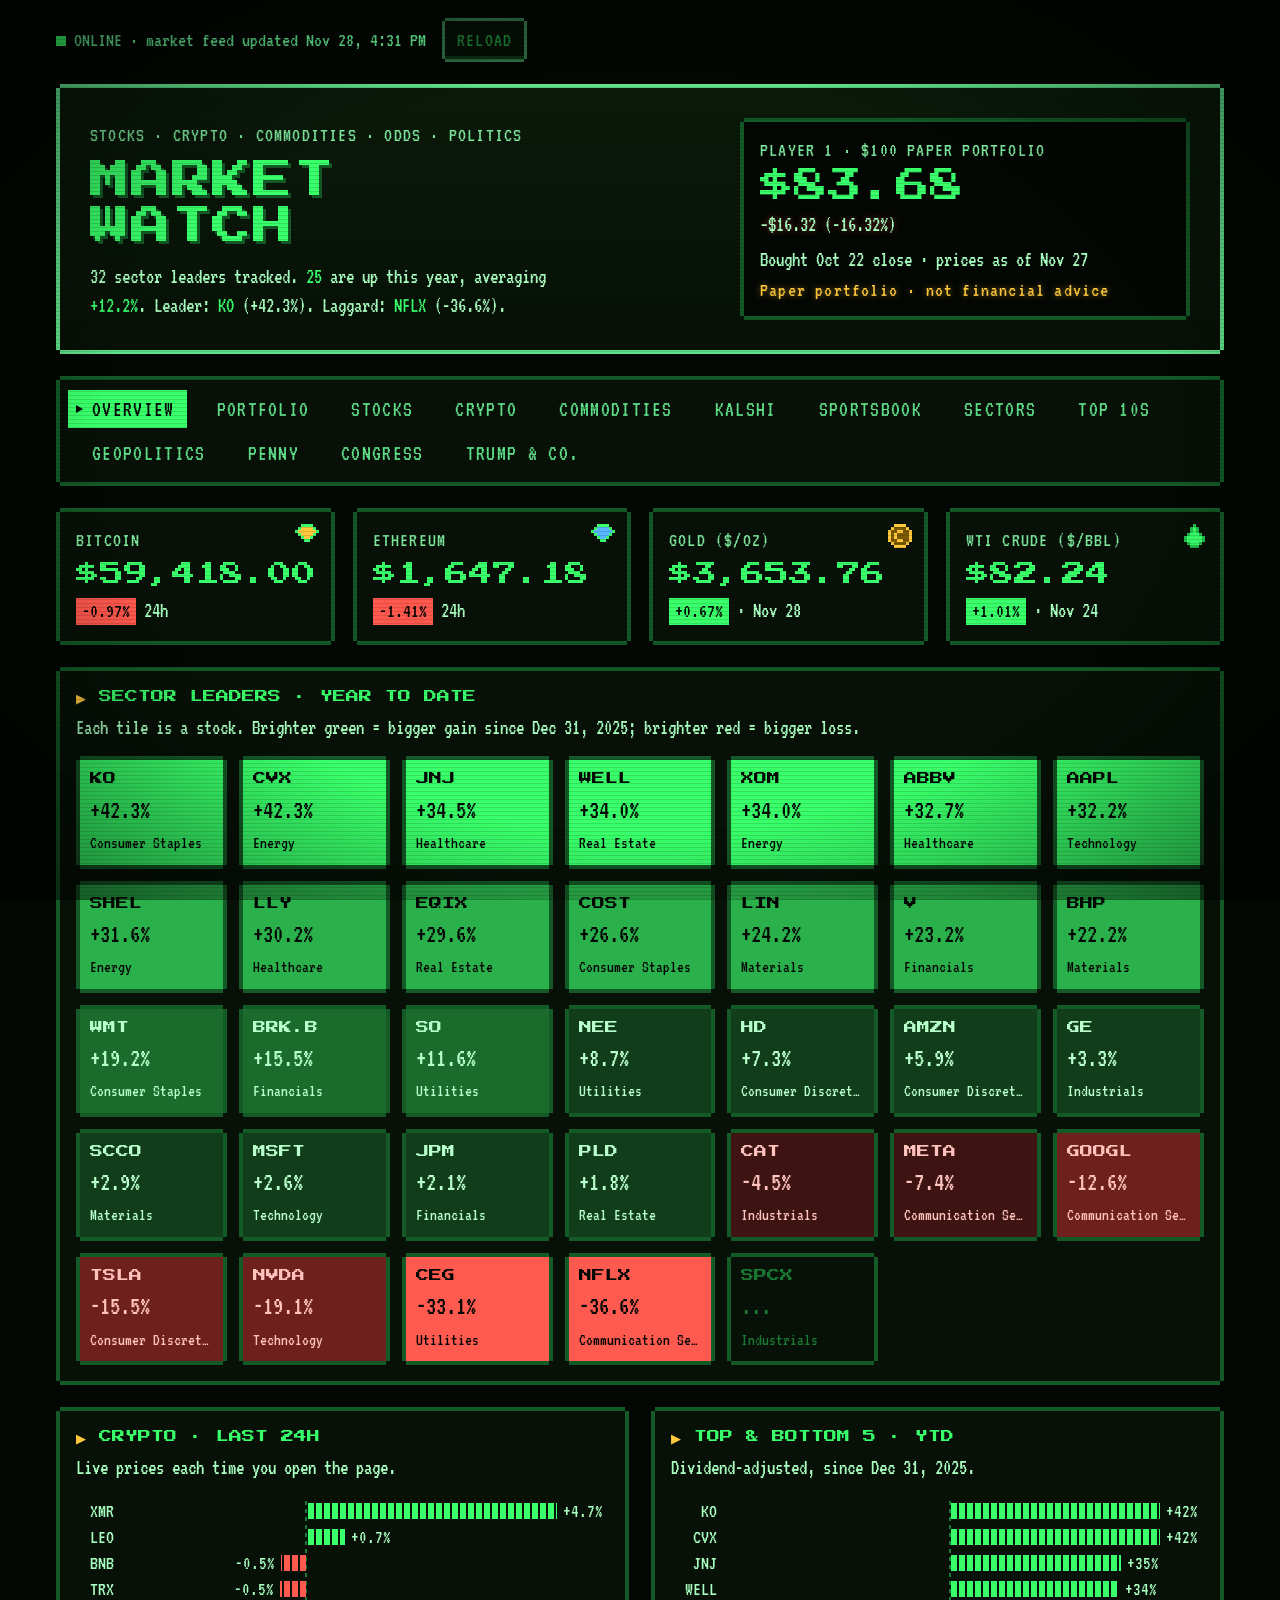
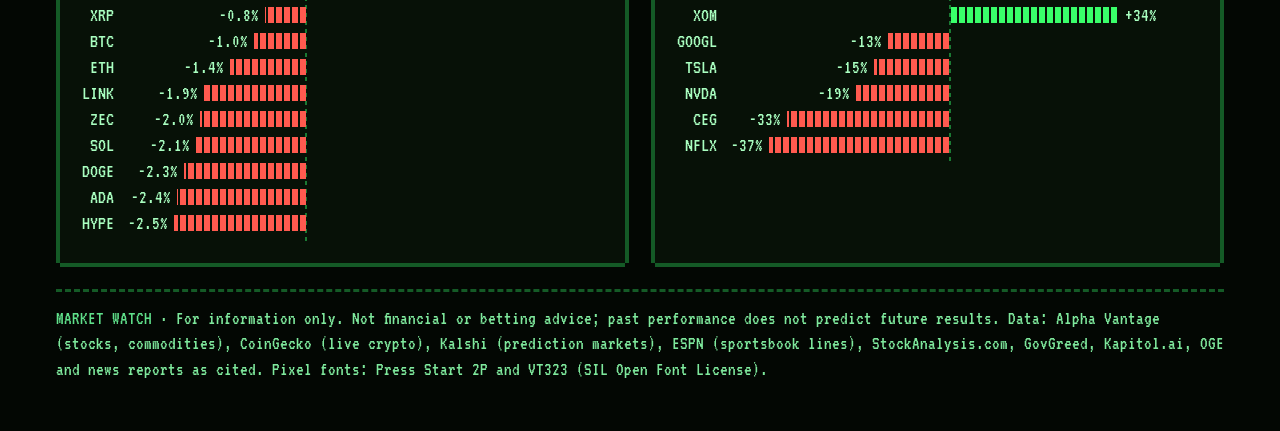
<file: index.html>
<!doctype html>
<html lang="en">
<head>
<meta charset="utf-8">
<meta name="viewport" content="width=device-width, initial-scale=1, viewport-fit=cover">
<meta http-equiv="Content-Security-Policy" content="default-src 'none'; script-src 'self'; style-src 'self'; font-src 'self'; img-src 'self' data:; connect-src 'self' https://api.coingecko.com https://api.elections.kalshi.com https://site.api.espn.com; base-uri 'none'; form-action 'none'; object-src 'none'; manifest-src 'self'; require-trusted-types-for 'script'; upgrade-insecure-requests">
<meta name="referrer" content="no-referrer">
<meta name="robots" content="noindex">
<meta name="color-scheme" content="dark">
<title>Market Watch</title>
<meta name="description" content="Stocks, crypto, commodities, Kalshi prediction markets, sportsbook odds, Congress and political trades in one retro dashboard. Not financial advice.">
<link rel="stylesheet" href="styles.css">
<link rel="preload" href="fonts/press-start-2p.woff2" as="font" type="font/woff2" crossorigin>
<link rel="preload" href="fonts/vt323.woff2" as="font" type="font/woff2" crossorigin>
</head>
<body>
<!--MW-SNAPSHOT-->
<main class="wrap">
  <div class="status" role="status" aria-live="polite">
    <span><span class="dot" id="status-dot"></span><span id="status-text">LOADING...</span></span>
    <button class="btn" id="reload" type="button">Reload</button>
  </div>

  <header class="hero px hot" id="top">
    <div>
      <div class="kicker">Stocks · Crypto · Commodities · Odds · Politics</div>
      <h1>MARKET<br>WATCH</h1>
      <p class="take" id="take"></p>
    </div>
    <div class="pf px">
      <span class="kicker">Player 1 · $100 paper portfolio</span>
      <span class="huge" id="pf-value">$---</span>
      <span class="sub" id="pf-gain"></span>
      <span class="note" id="pf-since"></span>
      <span class="press">Paper portfolio · not financial advice</span>
    </div>
  </header>

  <nav class="tabs px" role="tablist" aria-label="Sections">
    <button class="tab" role="tab" data-tab="overview" type="button">Overview</button>
    <button class="tab" role="tab" data-tab="portfolio" type="button">Portfolio</button>
    <button class="tab" role="tab" data-tab="stocks" type="button">Stocks</button>
    <button class="tab" role="tab" data-tab="crypto" type="button">Crypto</button>
    <button class="tab" role="tab" data-tab="commodities" type="button">Commodities</button>
    <button class="tab" role="tab" data-tab="kalshi" type="button">Kalshi</button>
    <button class="tab" role="tab" data-tab="odds" type="button">Sportsbook</button>
    <button class="tab" role="tab" data-tab="sectors" type="button">Sectors</button>
    <button class="tab" role="tab" data-tab="top10" type="button">Top 10s</button>
    <button class="tab" role="tab" data-tab="geo" type="button">Geopolitics</button>
    <button class="tab" role="tab" data-tab="penny" type="button">Penny</button>
    <button class="tab" role="tab" data-tab="congress" type="button">Congress</button>
    <button class="tab" role="tab" data-tab="trump" type="button">Trump &amp; co.</button>
  </nav>

  <section class="page" data-page="overview" role="tabpanel" aria-label="Overview">
    <div class="kpis" id="ov-kpis"></div>
    <div class="card px">
      <div class="card-h"><h2>Sector leaders · year to date</h2><p class="note">Each tile is a stock. Brighter green = bigger gain since Dec 31, 2025; brighter red = bigger loss.</p></div>
      <div class="heat" id="heatmap"></div>
    </div>
    <div class="grid">
      <div class="card px"><div class="card-h"><h2>Crypto · last 24h</h2><p class="note">Live prices each time you open the page.</p></div><div class="chart" id="crypto-bars" aria-label="Crypto 24 hour change"></div></div>
      <div class="card px"><div class="card-h"><h2>Top &amp; bottom 5 · YTD</h2><p class="note">Dividend-adjusted, since Dec 31, 2025.</p></div><div class="chart" id="ytd-mini" aria-label="Top and bottom five stocks year to date"></div></div>
    </div>
  </section>

  <section class="page" data-page="portfolio" role="tabpanel" aria-label="Paper portfolio" hidden>
    <div class="kpis" id="pf-kpis"></div>
    <div class="card px">
      <div class="card-h"><h2>Holdings</h2><p class="note">$25 each in the model's four picks, bought at the Oct 22, 2026 close. Each square = 1% of the portfolio.</p></div>
      <div class="donut-wrap">
        <div class="chart" id="waffle"></div>
        <div class="scroll"><table id="pf-table"><thead><tr><th>Stock</th><th class="num hide-narrow">Shares</th><th class="num hide-narrow">Bought</th><th class="num">Latest</th><th class="num">Value</th><th class="num">Gain</th></tr></thead><tbody></tbody></table></div>
      </div>
    </div>
    <div class="card px">
      <div class="card-h"><h2>The model · rerun live</h2><p class="note">Score = 0.7 × momentum z-score − 0.3 × last-month z-score. Momentum = 1-year return excluding the last month. ★ = current top pick, one per sector.</p></div>
      <div class="scroll"><table id="model-table"><thead><tr><th class="num">#</th><th>Stock</th><th class="hide-narrow">Sector</th><th class="num">Momentum</th><th class="num hide-narrow">Last month</th><th class="num">Score</th><th>Pick</th></tr></thead><tbody></tbody></table></div>
    </div>
  </section>

  <section class="page" data-page="stocks" role="tabpanel" aria-label="Stocks" hidden>
    <div class="card px"><div class="card-h"><h2>Year-to-date return</h2><p class="note">Every sector leader, since Dec 31, 2025, dividends included. Updated each weekday after the close.</p></div><div class="chart" id="ytd-chart" aria-label="Year to date return by stock"></div></div>
    <div class="card px">
      <div class="card-h"><h2>All 33 leaders</h2><p class="note">Tap a column to sort. 1M = since Sep 30; 1Y = since Oct 31, 2025.</p></div>
      <div class="controls"><input id="st-search" type="search" placeholder="Search ticker or company" aria-label="Search stocks" maxlength="40"><select id="st-sector" aria-label="Sector"><option value="">All sectors</option></select></div>
      <div class="scroll"><table id="stock-table"><thead><tr>
        <th><button data-k="ticker" type="button">Stock</button></th><th class="hide-narrow"><button data-k="sector" type="button">Sector</button></th>
        <th class="num"><button data-k="close" type="button">Close</button></th><th class="num hide-narrow"><button data-k="day_pct" type="button">Day</button></th>
        <th class="num hide-narrow"><button data-k="m1_pct" type="button">1M</button></th><th class="num"><button data-k="ytd_pct" type="button">YTD</button></th>
        <th class="num hide-narrow"><button data-k="y1_pct" type="button">1Y</button></th><th class="hide-narrow"><button data-k="as_of" type="button">As of</button></th>
      </tr></thead><tbody></tbody></table></div>
    </div>
  </section>

  <section class="page" data-page="crypto" role="tabpanel" aria-label="Crypto" hidden>
    <p class="snapnote" id="crypto-src"></p>
    <div class="kpis" id="crypto-kpis"></div>
    <div class="card px"><div class="card-h"><h2>Top 15 coins</h2><p class="note">Stablecoins (USDT, USDC) are built to stay at $1.</p></div>
      <div class="scroll"><table id="crypto-table"><thead><tr><th class="num">#</th><th>Coin</th><th class="num">Price</th><th class="num">24h</th><th class="num">7d</th><th class="num hide-narrow">Market cap</th></tr></thead><tbody></tbody></table></div>
    </div>
  </section>

  <section class="page" data-page="commodities" role="tabpanel" aria-label="Commodities" hidden>
    <div class="kpis" id="com-tiles"></div>
    <p class="snapnote">Updated each weekday after the close. Change is from the previous reading. Oil and gas spot prices can lag a few days.</p>
  </section>

  <section class="page" data-page="kalshi" role="tabpanel" aria-label="Kalshi prediction markets" hidden>
    <p class="snapnote"><span id="ks-src"></span>Kalshi is a CFTC-regulated exchange where contracts on real-world events trade between 1¢ and 99¢. The price is roughly the crowd's odds: 61¢ means about a 61% chance. Showing the most-traded markets of the last 24 hours.</p>
    <div class="kpis" id="ks-kpis"></div>
    <div class="card px"><div class="card-h"><h2>Biggest moves</h2><p class="note">Change in the YES price since the previous trading day, in points (1 point = 1¢ = 1%).</p></div><div class="chart" id="ks-movers" aria-label="Biggest Kalshi price moves"></div></div>
    <div class="card px"><div class="card-h"><h2>Most traded markets</h2></div>
      <div class="controls"><select id="ks-cat" aria-label="Category"><option value="">All categories</option></select><input id="ks-search" type="search" placeholder="Search markets" aria-label="Search markets" maxlength="40"></div>
      <div class="scroll"><table id="ks-table" class="wraptable"><thead><tr><th>Market</th><th class="hide-narrow">Category</th><th class="num">Chance</th><th class="num hide-narrow">Bid / Ask</th><th class="num hide-narrow">Move</th><th class="num hide-narrow">24h vol.</th><th class="hide-narrow">Closes</th></tr></thead><tbody></tbody></table></div>
    </div>
  </section>

  <section class="page" data-page="odds" role="tabpanel" aria-label="Sportsbook odds" hidden>
    <p class="snapnote"><span id="od-src"></span>Point spreads, totals (over/under) and moneylines as posted by the sportsbook ESPN shows for each game. Lines move often; check your sportsbook before you bet. 21+. Gambling problem? Call 1-800-GAMBLER.</p>
    <div class="kpis" id="od-kpis"></div>
    <div class="card px"><div class="card-h"><h2>Lines</h2><p class="note">Spread: the favorite gives the points shown. Moneyline: +150 wins $150 on $100; −150 risks $150 to win $100.</p></div>
      <div class="controls"><select id="od-league" aria-label="League"><option value="">All leagues</option></select><input id="od-search" type="search" placeholder="Search team" aria-label="Search teams" maxlength="40"></div>
      <div class="scroll"><table id="od-table" class="wraptable"><thead><tr><th>Game</th><th class="hide-narrow">When / score</th><th class="num">Spread</th><th class="num">O/U</th><th class="num hide-narrow">Moneyline</th><th class="hide-narrow">Book</th></tr></thead><tbody></tbody></table></div>
    </div>
  </section>

  <section class="page" data-page="sectors" role="tabpanel" aria-label="Sectors" hidden>
    <p class="snapnote"><span data-asof="sectors"></span>Source: StockAnalysis.com sector pages.</p>
    <div class="grid">
      <div class="card px"><div class="card-h"><h2>Sector move · day</h2></div><div class="chart" id="sec-day" aria-label="Sector day change"></div></div>
      <div class="card px"><div class="card-h"><h2>Sector return · 1 year</h2></div><div class="chart" id="sec-1y" aria-label="Sector one year return"></div></div>
    </div>
    <div class="card px"><div class="card-h"><h2>Scoreboard</h2><p class="note">Breadth = how many of each sector's top 10 rose vs. fell.</p></div>
      <div class="scroll"><table id="sec-table"><thead><tr><th>Sector</th><th class="num hide-narrow"># Stocks</th><th class="num">Value</th><th class="num">Day</th><th class="num">1 year</th><th class="hide-narrow">Breadth</th></tr></thead><tbody></tbody></table></div>
    </div>
  </section>

  <section class="page" data-page="top10" role="tabpanel" aria-label="Top 10 per sector" hidden>
    <p class="snapnote"><span data-asof="top10"></span>Source: StockAnalysis.com. Web prices can lag the exact close.</p>
    <div class="card px"><div class="card-h"><h2>Top 10 in every sector</h2><p class="note">Ranked by market value. Bar = company size ($B).</p></div>
      <div class="controls"><input id="t10-search" type="search" placeholder="Search company or industry" aria-label="Search companies" maxlength="40"><select id="t10-sector" aria-label="Sector"><option value="">All sectors</option></select></div>
      <div class="scroll"><table id="t10-table"><thead><tr><th class="num">#</th><th>Company</th><th class="hide-narrow">Industry</th><th class="hide-narrow">Size</th><th class="num">Price</th><th class="num">Day</th><th class="num">Value $B</th></tr></thead><tbody></tbody></table></div>
    </div>
  </section>

  <section class="page" data-page="geo" role="tabpanel" aria-label="Geopolitics" hidden>
    <p class="snapnote"><span data-asof="geopolitics"></span>"Exposure" shows which way the risk points, not a prediction. Not financial advice.</p>
    <div class="geo" id="geo-cards"></div>
  </section>

  <section class="page" data-page="penny" role="tabpanel" aria-label="Penny stocks" hidden>
    <div class="warn">WARNING! Penny stocks can swing 20–100% in a day and are a favorite target of pump-and-dump schemes. Watch them, don't chase them.</div>
    <div class="card px"><div class="card-h"><h2>Risk meter</h2><p class="note"><span data-asof="penny"></span>The 25 most-traded stocks under $5, by company size.</p></div><div class="riskbar" id="risk-bar"></div><div class="keys" id="risk-keys"></div></div>
    <div class="card px"><div class="card-h"><h2>Most traded under $5</h2></div>
      <div class="scroll"><table id="penny-table"><thead><tr><th class="num">#</th><th>Stock</th><th class="num">Price</th><th class="num">Day</th><th class="num hide-narrow">Shares</th><th>Risk</th></tr></thead><tbody></tbody></table></div>
    </div>
  </section>

  <section class="page" data-page="congress" role="tabpanel" aria-label="Congress" hidden>
    <p class="snapnote"><span data-asof="congress"></span>STOCK Act disclosures. Trading is legal for members; counts show activity, not wrongdoing. Buy/sell counts are estimates (±5%) from each stock's total trades and buy-to-sell ratio (GovGreed, 2012–2026).</p>
    <div class="grid">
      <div class="card px"><div class="card-h"><h2>Top 20 bought</h2></div><div class="chart" id="cg-bought" aria-label="Top 20 stocks bought by Congress"></div></div>
      <div class="card px"><div class="card-h"><h2>Top 10 sold</h2></div><div class="chart" id="cg-sold" aria-label="Top 10 stocks sold by Congress"></div></div>
    </div>
    <div class="card px"><div class="card-h"><h2>Bought most recently</h2><p class="note">Trades Jun 27 – Sep 25, 2026, ranked by how many members bought.</p></div>
      <div class="scroll"><table id="cg-recent"><thead><tr><th>Stock</th><th class="num">Members</th><th class="num">Purchases</th></tr></thead><tbody></tbody></table></div></div>
    <div class="card px"><div class="card-h"><h2>Most active traders</h2><p class="note">Disclosed trades since 2012 (Kapitol.ai).</p></div><div class="chart" id="cg-members" aria-label="Most active congressional traders"></div></div>
    <div class="card px"><div class="scroll"><table id="cg-table"><thead><tr><th class="num">#</th><th>Member</th><th class="hide-narrow">Chamber</th><th class="num">Trades</th><th class="num">Est. $M</th><th class="hide-narrow">Last active</th></tr></thead><tbody></tbody></table></div></div>
  </section>

  <section class="page" data-page="trump" role="tabpanel" aria-label="Trump and associates" hidden>
    <p class="snapnote"><span data-asof="trump"></span>From official disclosures (OGE Form 278-T, Senate reports, SEC filings) and news reports. Amounts are the ranges the forms require. No regulator has found wrongdoing in anyone's stock trades; the one established violation (Perez) was on Kalshi.</p>
    <div class="people" id="people"></div>
    <div class="card px"><div class="card-h"><h2>What they traded</h2><p class="note"><span id="tt-count">0</span> disclosed trades and holdings. Each links to its source.</p></div>
      <div class="controls"><select id="tt-person" aria-label="Person"><option value="">Everyone</option></select><select id="tt-action" aria-label="Action"><option value="">Buys + sells</option><option value="Buy">Buys</option><option value="Sell">Sells</option></select><input id="tt-search" type="search" placeholder="Search company or ticker" aria-label="Search trades" maxlength="40"></div>
      <div class="scroll"><table id="tt-table" class="wraptable"><thead><tr><th>Date</th><th class="hide-narrow">Who</th><th>Asset</th><th>Action</th><th class="num">Amount $</th><th class="hide-narrow">Source</th></tr></thead><tbody></tbody></table></div>
    </div>
  </section>

  <footer>
    <b>MARKET WATCH</b> · For information only. Not financial or betting advice; past performance does not predict future results.
    Data: Alpha Vantage (stocks, commodities), CoinGecko (live crypto), Kalshi (prediction markets), ESPN (sportsbook lines), StockAnalysis.com, GovGreed, Kapitol.ai, OGE and news reports as cited.
    Pixel fonts: Press Start 2P and VT323 (SIL Open Font License).
  </footer>
</main>
<!--MW-CONFIG-->
<script src="app.js"></script>
</body>
</html>
</file>
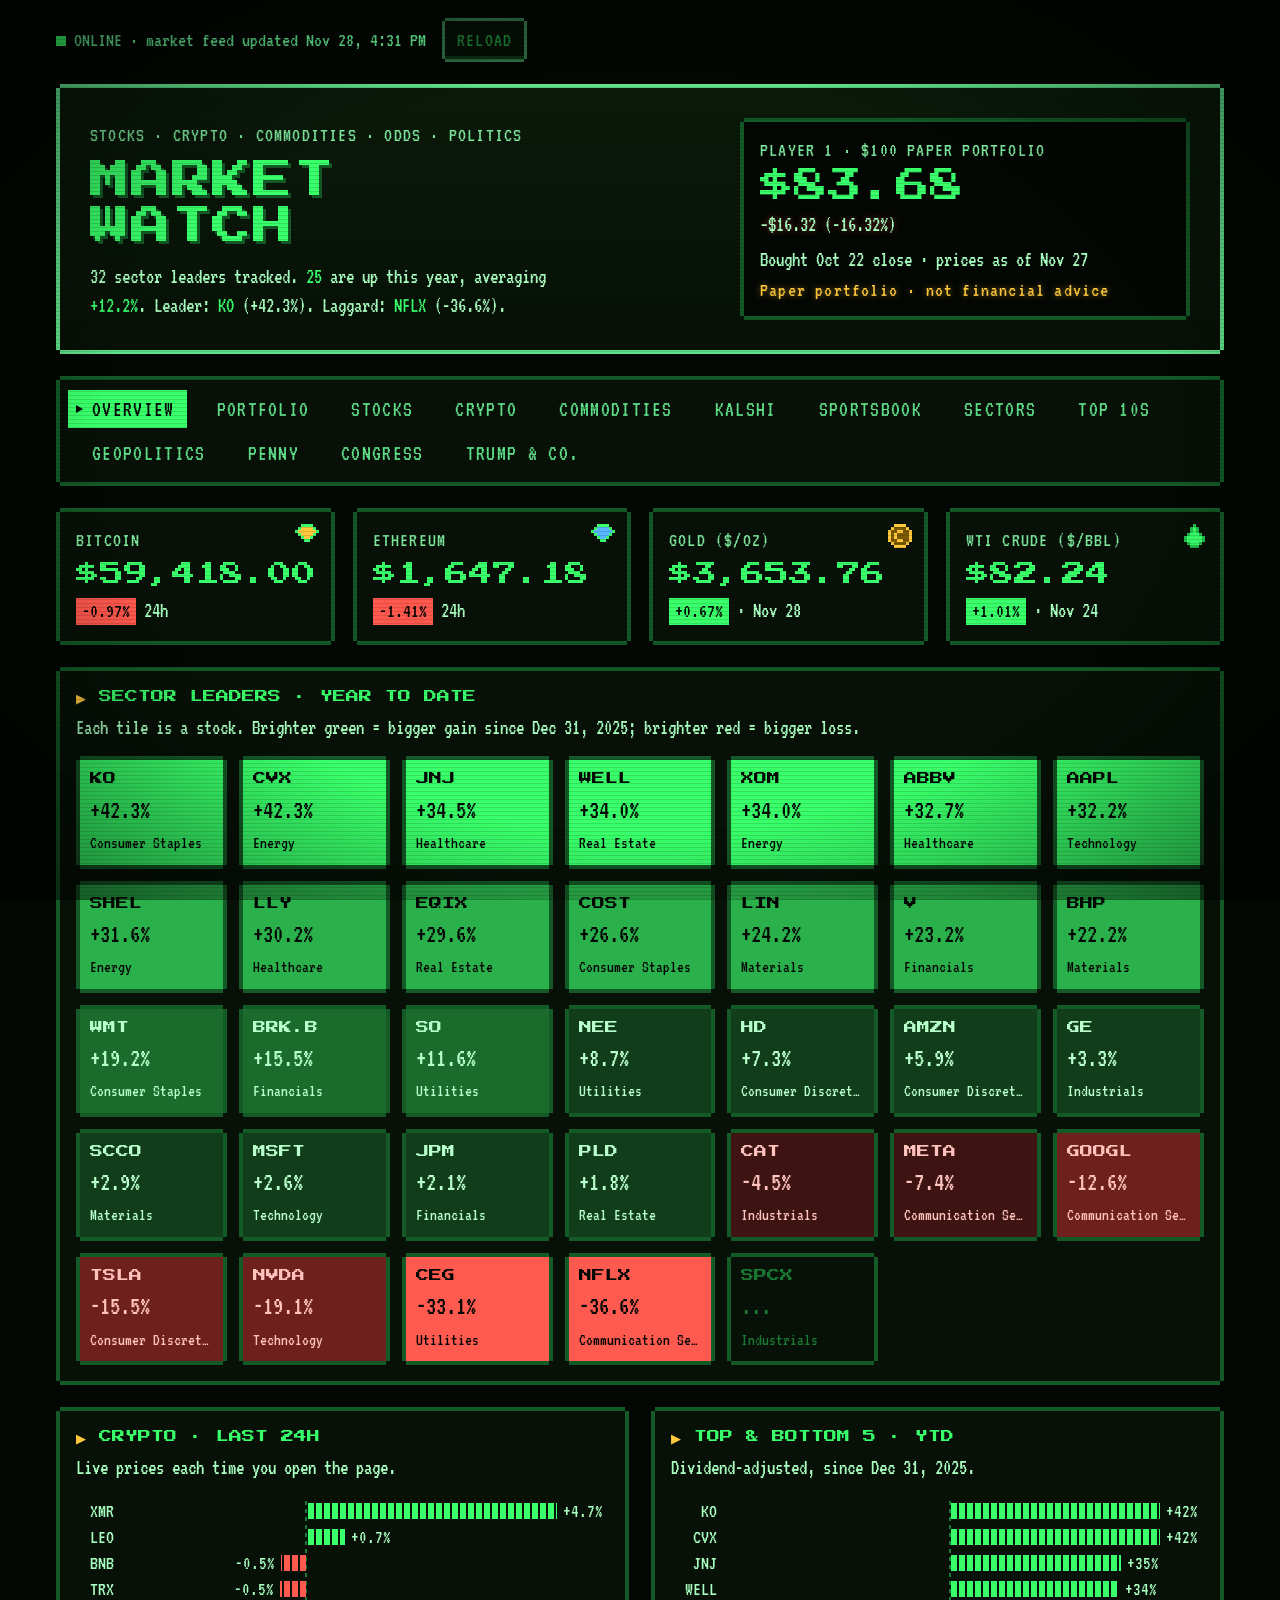
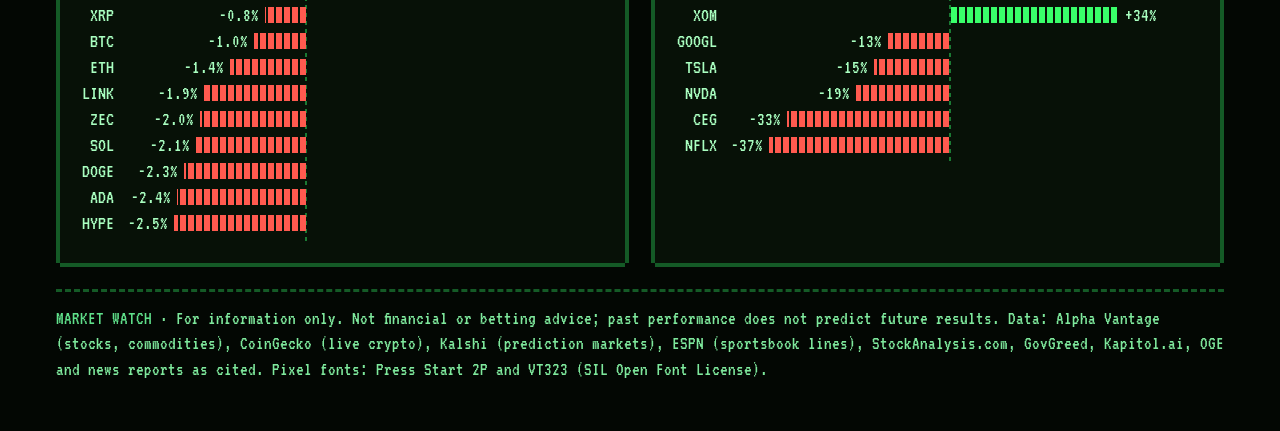
<file: market-watch.html>
<!doctype html>
<html lang="en">
<head>
<meta charset="utf-8">
<meta name="viewport" content="width=device-width, initial-scale=1, viewport-fit=cover">
<meta http-equiv="Content-Security-Policy" content="default-src 'none'; script-src 'sha256-+lA1CuZcNaR0BYTQr1LLlY6H+KqxzUKWDNJ9h+ZP1GU=' 'sha256-vXfwyUNFTnVeH7msbJO0vFXYJ6tgfXdLTKTmFOwHmIY='; style-src 'sha256-JRU7eQvyhdWAaT5K5kkdby5fQXpLkroLvzHaYnw5Eto='; font-src data:; img-src data:; connect-src https://marcosaurelious.github.io https://api.coingecko.com https://api.elections.kalshi.com https://site.api.espn.com; base-uri 'none'; form-action 'none'; object-src 'none'; require-trusted-types-for 'script'">
<meta name="referrer" content="no-referrer">
<meta name="robots" content="noindex">
<meta name="color-scheme" content="dark">
<title>Market Watch</title>
<meta name="description" content="Stocks, crypto, commodities, Kalshi prediction markets, sportsbook odds, Congress and political trades in one retro dashboard. Not financial advice.">
<style>/* Market Watch — retro 8-bit theme. One deliberate dark look: phosphor green on black, pixel fonts (bundled, OFL), notched pixel borders, scanlines.
   No third-party CSS, fonts or images are loaded. */
@font-face { font-family: "PressStart"; src: url("[data-uri]") format("woff2"); font-display: swap; }
@font-face { font-family: "VT323"; src: url("[data-uri]") format("woff2"); font-display: swap; }

:root {
  --bg: #030703; --panel: #071107; --panel2: #0b1a0b;
  --g: #39ff6a; --g2: #22c24c; --dim: #1a7a33; --line: #145a26;
  --up: #39ff6a; --down: #ff5a4f; --amber: #ffc83d; --blue: #57b6ff;
  --pix: "PressStart", ui-monospace, "Courier New", monospace;
  --mono: "VT323", ui-monospace, "Courier New", monospace;
  --glow: 0 0 6px color-mix(in srgb, var(--g) 55%, transparent);
  color-scheme: dark;
}
* { box-sizing: border-box; }
html, body { margin: 0; }
body { background: var(--bg); color: var(--g); font: 21px/1.25 var(--mono); text-shadow: var(--glow); -webkit-font-smoothing: none; }
body::before { content: ""; position: fixed; inset: 0; pointer-events: none; z-index: 50;
  background: repeating-linear-gradient(0deg, rgba(0,0,0,.28) 0 1px, transparent 1px 3px); mix-blend-mode: multiply; }
body::after { content: ""; position: fixed; inset: 0; pointer-events: none; z-index: 49; background: radial-gradient(ellipse at center, transparent 60%, rgba(0,0,0,.55) 100%); }
[hidden] { display: none !important; }
::selection { background: var(--g); color: var(--bg); text-shadow: none; }
.wrap { max-width: 1200px; margin-inline: auto; padding-block: 18px 48px; padding-left: max(16px, env(safe-area-inset-left, 0px)); padding-right: max(16px, env(safe-area-inset-right, 0px)); display: flex; flex-direction: column; gap: 22px; }

/* NES-style notched pixel frame */
.px { border: 0; background: var(--panel);
  box-shadow: 0 -4px 0 0 var(--line), 0 4px 0 0 var(--line), -4px 0 0 0 var(--line), 4px 0 0 0 var(--line); margin: 4px; }
.px.hot { box-shadow: 0 -4px 0 0 var(--g2), 0 4px 0 0 var(--g2), -4px 0 0 0 var(--g2), 4px 0 0 0 var(--g2); }

/* status line */
.status { display: flex; flex-wrap: wrap; align-items: center; gap: 6px 16px; font-size: 18px; color: var(--g2); }
.dot { width: 10px; height: 10px; display: inline-block; margin-right: 8px; background: var(--dim); }
.dot.live { background: var(--g); animation: blink 1.2s steps(2, start) infinite; }
.dot.snap { background: var(--amber); }
@keyframes blink { to { visibility: hidden; } }
.btn { font: 10px var(--pix); text-transform: uppercase; padding: 9px 12px; background: var(--panel2); color: var(--g); border: 0; cursor: pointer; text-shadow: var(--glow);
  box-shadow: 0 -3px 0 0 var(--g2), 0 3px 0 0 var(--g2), -3px 0 0 0 var(--g2), 3px 0 0 0 var(--g2), inset 0 -3px 0 0 var(--line); margin: 3px; }
.btn:hover { background: var(--line); }
.btn:active { transform: translateY(2px); }
.btn:focus-visible, .tab:focus-visible, input:focus-visible, select:focus-visible { outline: 3px dashed var(--amber); outline-offset: 4px; }

/* hero / title screen */
.hero { padding: clamp(18px, 4vw, 30px); display: grid; gap: 20px; grid-template-columns: minmax(0, 1.4fr) minmax(0, 1fr); align-items: end;
  background: linear-gradient(180deg, var(--panel2), var(--panel)); }
@media (max-width: 760px) { .hero { grid-template-columns: minmax(0, 1fr); } }
.kicker { font: 9px/1.6 var(--pix); letter-spacing: .08em; color: var(--g2); }
h1 { font: clamp(20px, 5.4vw, 40px)/1.15 var(--pix); margin: 10px 0 14px; color: var(--g); text-shadow: 3px 3px 0 var(--line), var(--glow); letter-spacing: .02em; }
.sprites { display: flex; gap: 10px; align-items: flex-end; margin-bottom: 6px; }
.sprite { image-rendering: pixelated; shape-rendering: crispEdges; }
.take { margin: 0; color: var(--g2); max-width: 60ch; font-size: 21px; }
.take b { color: var(--g); font-weight: 400; }
.pf { padding: 16px; display: flex; flex-direction: column; gap: 6px; background: var(--bg); }
.huge { font: clamp(22px, 6vw, 34px)/1.1 var(--pix); color: var(--g); }
.press { font: 9px var(--pix); color: var(--amber); text-shadow: 0 0 6px rgba(255,200,61,.5); animation: blink 1s steps(2, start) infinite; }

/* tabs = game menu: one swipeable row on phones */
.tabs { display: flex; flex-wrap: nowrap; gap: 6px; overflow-x: auto; scrollbar-width: none; padding: 10px 8px; scroll-snap-type: x proximity; background: var(--panel); }
.tabs::-webkit-scrollbar { display: none; }
.tab { flex: none; scroll-snap-align: start; white-space: nowrap; font: 9px/1 var(--pix); text-transform: uppercase; border: 0; cursor: pointer; padding: 10px 10px 10px 22px; background: transparent; color: var(--dim); position: relative; text-shadow: none; }
.tab:hover { color: var(--g2); }
.tab[aria-selected="true"] { color: var(--bg); background: var(--g); text-shadow: none; }
.tab[aria-selected="true"]::before { content: ""; position: absolute; left: 8px; top: 50%; margin-top: -4px; border-left: 7px solid var(--bg); border-top: 4px solid transparent; border-bottom: 4px solid transparent; }
@media (min-width: 900px) { .tabs { flex-wrap: wrap; overflow: visible; position: sticky; top: 8px; z-index: 5; } .tab { font-size: 10px; } }

/* layout */
.page { display: flex; flex-direction: column; gap: 22px; }
.grid { display: grid; gap: 22px; grid-template-columns: repeat(auto-fit, minmax(min(100%, 22rem), 1fr)); }
.kpis { display: grid; gap: 18px; grid-template-columns: repeat(auto-fit, minmax(min(100%, 12rem), 1fr)); }
.card { padding: 16px; min-width: 0; }
.card-h { display: flex; flex-direction: column; gap: 6px; margin-bottom: 14px; }
h2 { font: 11px/1.5 var(--pix); text-transform: uppercase; margin: 0; color: var(--g); }
h2::before { content: "▶ "; color: var(--amber); }
.note { font-size: 18px; color: var(--g2); margin: 0; line-height: 1.2; text-shadow: none; }
.snapnote { font-size: 18px; color: var(--g2); padding: 8px 12px; margin: 0; background: var(--panel); border-left: 4px solid var(--amber); text-shadow: none; }
.kpi { display: flex; flex-direction: column; gap: 8px; position: relative; }
.kpi .icon { position: absolute; right: 12px; top: 12px; }
.label { font: 8px/1.5 var(--pix); text-transform: uppercase; color: var(--g2); padding-right: 30px; }
.big { font: clamp(15px, 3.6vw, 20px)/1.2 var(--pix); color: var(--g); font-variant-numeric: tabular-nums; }
.sub { font-size: 19px; }

/* pills → pixel tags */
.pill { display: inline-block; padding: 0 6px; font-size: 19px; white-space: nowrap; text-shadow: none; }
.pill.up { color: var(--bg); background: var(--up); }
.pill.down { color: var(--bg); background: var(--down); }
.pill.flat { color: var(--g); background: var(--line); }
.up { color: var(--up); } .down { color: var(--down); text-shadow: 0 0 6px rgba(255,90,79,.5); }
.chip { display: inline-block; font-size: 17px; padding: 0 7px; background: var(--line); color: var(--g); text-shadow: none; }
.chip.up { background: transparent; color: var(--up); box-shadow: inset 0 0 0 2px var(--up); }
.chip.down { background: transparent; color: var(--down); box-shadow: inset 0 0 0 2px var(--down); }
.chips { display: flex; flex-wrap: wrap; gap: 6px; }
.warn { padding: 14px 16px; color: var(--amber); text-shadow: 0 0 6px rgba(255,200,61,.4); background: #140f02;
  box-shadow: 0 -4px 0 0 var(--amber), 0 4px 0 0 var(--amber), -4px 0 0 0 var(--amber), 4px 0 0 0 var(--amber); margin: 4px; }

/* tables */
.controls { display: flex; flex-wrap: wrap; gap: 10px; margin-bottom: 12px; }
.controls input, .controls select { font: 19px var(--mono); padding: 6px 10px; border: 0; background: var(--bg); color: var(--g); min-width: 0; box-shadow: inset 0 0 0 2px var(--dim); }
.controls input::placeholder { color: var(--dim); }
.scroll { overflow: auto; max-height: 36rem; }
.scroll::-webkit-scrollbar { width: 10px; height: 10px; background: var(--bg); } .scroll::-webkit-scrollbar-thumb { background: var(--dim); }
table { width: 100%; border-collapse: collapse; font-size: 20px; font-variant-numeric: tabular-nums; }
th { position: sticky; top: 0; z-index: 1; background: var(--panel); text-align: left; font: 8px/1.4 var(--pix); color: var(--amber); text-transform: uppercase; padding: 10px; border-bottom: 3px solid var(--line); white-space: nowrap; text-shadow: none; }
th button { all: unset; cursor: pointer; } th[aria-sort="ascending"] button::after { content: " ▲"; } th[aria-sort="descending"] button::after { content: " ▼"; }
td { padding: 6px 10px; border-bottom: 1px dashed var(--line); white-space: nowrap; vertical-align: top; }
tbody tr:hover td { background: var(--line); }
.num { text-align: right; }
.tk { color: var(--g); } .co { display: block; color: var(--dim); font-size: 17px; text-shadow: none; }
.grp td { background: var(--panel2) !important; color: var(--amber); font: 9px/1.6 var(--pix); text-transform: uppercase; text-shadow: none; }
.wraptable td { white-space: normal; min-width: 7rem; } .wraptable td:first-child { white-space: nowrap; min-width: 0; }
td a { color: var(--blue); text-decoration: underline dotted; text-shadow: none; }
.bar { display: inline-flex; align-items: center; gap: 8px; justify-content: flex-end; width: 100%; }
.bar i { display: block; height: 10px; flex: none; background-image: repeating-linear-gradient(90deg, currentColor 0 6px, transparent 6px 8px); }
.pend { color: var(--dim); }
.party { display: inline-block; min-width: 1.6em; text-align: center; font: 8px/1.9 var(--pix); padding: 0 4px; color: var(--bg); margin-right: 8px; text-shadow: none; }
.party.d { background: var(--blue); } .party.r { background: var(--down); } .party.i { background: var(--amber); }
@media (max-width: 640px) { .hide-narrow { display: none; } }

/* heat map = level select grid */
.heat { display: grid; gap: 10px; grid-template-columns: repeat(auto-fill, minmax(min(100%, 6.6rem), 1fr)); }
.cell { padding: 8px; display: flex; flex-direction: column; gap: 4px; min-height: 4.6rem; text-shadow: none; }
.cell .t { font: 9px/1.4 var(--pix); } .cell .v { font-size: 24px; } .cell .s { font-size: 15px; opacity: .85; white-space: nowrap; overflow: hidden; text-overflow: ellipsis; }

/* charts */
.chart { position: relative; }
.chart svg { display: block; width: 100%; height: auto; overflow: visible; shape-rendering: crispEdges; }
.chart text { font-family: var(--mono); text-shadow: none; }
.tip { position: absolute; pointer-events: none; background: var(--bg); padding: 6px 10px; font-size: 18px; white-space: nowrap; z-index: 3;
  box-shadow: 0 -3px 0 0 var(--g), 0 3px 0 0 var(--g), -3px 0 0 0 var(--g), 3px 0 0 0 var(--g); }
.tip .k { color: var(--amber); }
.donut-wrap { display: grid; grid-template-columns: minmax(0, 13rem) minmax(0, 1fr); gap: 22px; align-items: center; }
@media (max-width: 560px) { .donut-wrap { grid-template-columns: minmax(0, 1fr); } }
.sw { display: inline-block; width: 12px; height: 12px; margin-right: 8px; vertical-align: 0; }

/* geopolitics + people */
.geo { display: grid; gap: 22px; grid-template-columns: repeat(auto-fit, minmax(min(100%, 24rem), 1fr)); }
.geo-card { display: flex; flex-direction: column; gap: 10px; }
.geo-card h3 { margin: 0; font: 11px/1.5 var(--pix); color: var(--amber); text-shadow: none; text-transform: uppercase; }
.geo-card p { margin: 0; }
.k { font: 8px/1.6 var(--pix); text-transform: uppercase; color: var(--dim); margin-bottom: 4px; text-shadow: none; }
.people { display: grid; gap: 22px; grid-template-columns: repeat(auto-fit, minmax(min(100%, 17rem), 1fr)); }
.person { display: flex; flex-direction: column; gap: 8px; }
.who { display: flex; align-items: center; gap: 12px; }
.avatar { width: 40px; height: 40px; display: flex; align-items: center; justify-content: center; font: 10px var(--pix); color: var(--bg); flex: none; text-shadow: none; }
.person p { margin: 0; font-size: 19px; }
.riskbar { display: flex; height: 28px; gap: 3px; }
.riskbar span { display: flex; align-items: center; justify-content: center; font: 9px var(--pix); color: var(--bg); text-shadow: none; }
.keys { display: flex; flex-wrap: wrap; gap: 6px 16px; font-size: 18px; color: var(--g2); margin-top: 12px; }
footer { font-size: 17px; color: var(--dim); border-top: 3px dashed var(--line); padding-top: 14px; text-shadow: none; }
footer b { color: var(--g2); font-weight: 400; }
@media (prefers-reduced-motion: reduce) { .dot.live, .press { animation: none; } }

/* ===== Readability pass (40+ friendly): bigger type, crisp edges, stronger contrast ===== */
:root { --g2: #5fe08a; --dim: #3aa75a; --glow: none; }
body { font-size: 22px; line-height: 1.35; color: #8dffae; text-shadow: none; }
body::before { background: repeating-linear-gradient(0deg, rgba(0,0,0,.12) 0 1px, transparent 1px 4px); }
h1 { text-shadow: 3px 3px 0 var(--line); }
h2 { font-size: 13px; line-height: 1.6; }
.kicker, .label, .k { font: 20px/1.2 var(--mono); letter-spacing: .06em; color: #7ee89c; text-transform: uppercase; }
.take, .note, .snapnote, .person p, .geo-card p, .sub { font-size: 21px; line-height: 1.35; color: #a9ffc0; }
.co { font-size: 19px; color: #7ee89c; }
.big { font-size: clamp(18px, 4.2vw, 24px); }
.btn { font: 20px var(--mono); letter-spacing: .06em; }
.tab { font: 22px/1 var(--mono); letter-spacing: .06em; padding: 8px 12px 8px 24px; color: #5fe08a; }
.tab[aria-selected="true"] { color: var(--bg); }
@media (min-width: 900px) { .tab { font-size: 22px; } }
table { font-size: 21px; } td { padding: 8px 12px; }
th { font: 18px/1.2 var(--mono); letter-spacing: .06em; }
.grp td { font: 20px/1.3 var(--mono); letter-spacing: .06em; }
.pill, .chip { font-size: 20px; }
.geo-card h3 { font-size: 13px; line-height: 1.6; }
.chart text { fill: #a9ffc0; }
.cell { padding: 10px; min-height: 5.4rem; }
.cell .t { font-size: 13px; } .cell .v { font-size: 26px; } .cell .s { font-size: 17px; opacity: 1; }
.heat { grid-template-columns: repeat(auto-fill, minmax(min(100%, 8.5rem), 1fr)); gap: 12px; }
.press { font: 20px var(--mono); letter-spacing: .06em; }
.status { font-size: 20px; }
.party { font: 18px/1.2 var(--mono); padding: 0 6px; }
.riskbar span { font: 18px var(--mono); }
.keys { font-size: 20px; }
footer { font-size: 19px; color: #7ee89c; }
.dot.live { animation: none; }

.btn:disabled { opacity: .45; cursor: not-allowed; }

/* Kalshi + Sportsbook */
td.big-num { font-size: 24px; color: var(--g); }
td.live-tag { color: var(--amber, #ffc83d); }
td .tk a { color: inherit; text-decoration: underline dotted; }
.co.live-tag { color: var(--amber); }
.narrow-only { display: none; }
@media (max-width: 640px) { .narrow-only { display: block; } #od-table td.num { white-space: nowrap; } }
#od-table td:first-child, #ks-table td:first-child { white-space: normal; min-width: 0; }
#od-table td .co, #ks-table td .co { white-space: normal; }
@media (max-width: 640px) { #od-table td, #od-table th, #ks-table td, #ks-table th { padding: 8px 6px; } }
</style>
</head>
<body>
<script type="application/json" id="mw-snapshot">{"schema":1,"generated_at":"2026-11-02T20:37:07Z","notes":"Public market data for demo purposes. Not financial advice.","portfolio":{"budget":100,"bought":"2026-10-22","holdings":[{"ticker":"CAT","entry":704.05},{"ticker":"JNJ","entry":267.61},{"ticker":"GOOGL","entry":324.22},{"ticker":"NVDA","entry":212.21}]},"stocks":[{"sector":"Technology","ticker":"NVDA","company":"NVIDIA","close":204.64,"prev_close":213.66,"adj_sep30":228.38,"adj_dec31":186.064,"adj_oct31_25":202.0056,"as_of":"2026-10-30","source":"Alpha Vantage"},{"sector":"Technology","ticker":"AAPL","company":"Apple","close":344.63,"prev_close":348.91,"adj_sep30":333.02,"adj_dec31":271.1151,"adj_oct31_25":269.3692,"as_of":"2026-10-30","source":"Alpha Vantage"},{"sector":"Technology","ticker":"MSFT","company":"Microsoft","close":521.91,"prev_close":530.14,"adj_sep30":512.9,"adj_dec31":480.5637,"adj_oct31_25":513.5608,"as_of":"2026-10-30","source":"Alpha Vantage"},{"sector":"Financials","ticker":"BRK.B","company":"Berkshire Hathaway","close":542.49,"prev_close":541.96,"adj_sep30":497.95,"adj_dec31":502.65,"adj_oct31_25":477.54,"as_of":"2026-10-30","source":"Alpha Vantage"},{"sector":"Financials","ticker":"JPM","company":"JPMorgan Chase","close":337.04,"prev_close":343.58,"adj_sep30":329.1904,"adj_dec31":316.1755,"adj_oct31_25":305.2838,"as_of":"2026-10-30","source":"Alpha Vantage"},{"sector":"Financials","ticker":"V","company":"Visa","close":413.59,"prev_close":410.54,"adj_sep30":359.33,"adj_dec31":348.6347,"adj_oct31_25":338.0553,"as_of":"2026-10-30","source":"Alpha Vantage"},{"sector":"Healthcare","ticker":"LLY","company":"Eli Lilly","close":1417.54,"prev_close":1373.7,"adj_sep30":1157.08,"adj_dec31":1069.4837,"adj_oct31_25":857.4334,"as_of":"2026-10-30","source":"Alpha Vantage"},{"sector":"Healthcare","ticker":"JNJ","company":"Johnson & Johnson","close":273.2,"prev_close":275.2,"adj_sep30":264.74,"adj_dec31":203.6726,"adj_oct31_25":184.7171,"as_of":"2026-10-30","source":"Alpha Vantage"},{"sector":"Healthcare","ticker":"ABBV","company":"AbbVie","close":294.89,"prev_close":290.79,"adj_sep30":260.0028,"adj_dec31":221.8585,"adj_oct31_25":211.7118,"as_of":"2026-10-30","source":"Alpha Vantage"},{"sector":"Industrials","ticker":"SPCX","company":"SpaceX","close":134.72,"prev_close":143.89,"adj_sep30":150.86,"adj_dec31":null,"adj_oct31_25":null,"as_of":"2026-10-30","source":"Alpha Vantage"},{"sector":"Industrials","ticker":"CAT","company":"Caterpillar","close":622.75,"prev_close":647.39,"adj_sep30":810.79,"adj_dec31":569.3455,"adj_oct31_25":573.7085,"as_of":"2026-10-30","source":"Alpha Vantage"},{"sector":"Industrials","ticker":"GE","company":"GE Aerospace","close":301.8,"prev_close":313.05,"adj_sep30":311.8116,"adj_dec31":306.7291,"adj_oct31_25":307.2901,"as_of":"2026-10-30","source":"Alpha Vantage"},{"sector":"Consumer Discretionary","ticker":"AMZN","company":"Amazon","close":240.35,"prev_close":243.79,"adj_sep30":249.15,"adj_dec31":230.82,"adj_oct31_25":244.22,"as_of":"2026-10-30","source":"Alpha Vantage"},{"sector":"Consumer Discretionary","ticker":"TSLA","company":"Tesla","close":399.81,"prev_close":403.3,"adj_sep30":354.81,"adj_dec31":449.72,"adj_oct31_25":456.56,"as_of":"2026-10-30","source":"Alpha Vantage"},{"sector":"Consumer Discretionary","ticker":"HD","company":"Home Depot","close":329.2,"prev_close":328.98,"adj_sep30":284.49,"adj_dec31":336.734,"adj_oct31_25":369.0472,"as_of":"2026-10-30","source":"Alpha Vantage"},{"sector":"Communication Services","ticker":"GOOGL","company":"Alphabet","close":279.84,"prev_close":283.82,"adj_sep30":344.08,"adj_dec31":312.3932,"adj_oct31_25":280.4572,"as_of":"2026-10-30","source":"Alpha Vantage"},{"sector":"Communication Services","ticker":"META","company":"Meta Platforms","close":614.99,"prev_close":624.52,"adj_sep30":725.18,"adj_dec31":658.4888,"adj_oct31_25":646.2533,"as_of":"2026-10-30","source":"Alpha Vantage"},{"sector":"Communication Services","ticker":"NFLX","company":"Netflix","close":62.08,"prev_close":62.05,"adj_sep30":69.58,"adj_dec31":93.76,"adj_oct31_25":111.886,"as_of":"2026-10-30","source":"Alpha Vantage"},{"sector":"Consumer Staples","ticker":"WMT","company":"Walmart","close":123.51,"prev_close":121.25,"adj_sep30":103.92,"adj_dec31":110.704,"adj_oct31_25":100.3368,"as_of":"2026-10-30","source":"Alpha Vantage"},{"sector":"Consumer Staples","ticker":"COST","company":"Costco","close":1012.28,"prev_close":994.6356,"adj_sep30":910.34,"adj_dec31":858.5502,"adj_oct31_25":907.4443,"as_of":"2026-10-30","source":"Alpha Vantage"},{"sector":"Consumer Staples","ticker":"KO","company":"Coca-Cola","close":94.08,"prev_close":92.82,"adj_sep30":86.08,"adj_dec31":68.5726,"adj_oct31_25":67.1063,"as_of":"2026-10-30","source":"Alpha Vantage"},{"sector":"Energy","ticker":"XOM","company":"ExxonMobil","close":187.25,"prev_close":183.29,"adj_sep30":162.75,"adj_dec31":117.9917,"adj_oct31_25":111.1685,"as_of":"2026-10-30","source":"Alpha Vantage"},{"sector":"Energy","ticker":"CVX","company":"Chevron","close":235.52,"prev_close":231.46,"adj_sep30":204.21,"adj_dec31":148.2895,"adj_oct31_25":151.7666,"as_of":"2026-10-30","source":"Alpha Vantage"},{"sector":"Energy","ticker":"SHEL","company":"Shell","close":108.69,"prev_close":107.67,"adj_sep30":95.05,"adj_dec31":71.5259,"adj_oct31_25":72.2448,"as_of":"2026-10-30","source":"Alpha Vantage"},{"sector":"Materials","ticker":"LIN","company":"Linde","close":514.24,"prev_close":503.15,"adj_sep30":474.65,"adj_dec31":422.2411,"adj_oct31_25":412.7168,"as_of":"2026-10-30","source":"Alpha Vantage"},{"sector":"Materials","ticker":"BHP","company":"BHP Group","close":79.16,"prev_close":81.82,"adj_sep30":84.84,"adj_dec31":57.8998,"adj_oct31_25":54.7157,"as_of":"2026-10-30","source":"Alpha Vantage"},{"sector":"Materials","ticker":"SCCO","company":"Southern Copper","close":177.53,"prev_close":191.75,"adj_sep30":202.64,"adj_dec31":137.061,"adj_oct31_25":130.6873,"as_of":"2026-10-30","source":"Alpha Vantage"},{"sector":"Utilities","ticker":"NEE","company":"NextEra Energy","close":83.71,"prev_close":82.14,"adj_sep30":75.74,"adj_dec31":78.5768,"adj_oct31_25":79.136,"as_of":"2026-10-30","source":"Alpha Vantage"},{"sector":"Utilities","ticker":"SO","company":"Southern Company","close":93.71,"prev_close":92.99,"adj_sep30":82.89,"adj_dec31":85.1074,"adj_oct31_25":91.0395,"as_of":"2026-10-30","source":"Alpha Vantage"},{"sector":"Utilities","ticker":"CEG","company":"Constellation Energy","close":262.38,"prev_close":264.58,"adj_sep30":254.02,"adj_dec31":351.6798,"adj_oct31_25":374.8737,"as_of":"2026-10-30","source":"Alpha Vantage"},{"sector":"Real Estate","ticker":"WELL","company":"Welltower","close":234.6,"prev_close":233.17,"adj_sep30":230.24,"adj_dec31":183.6552,"adj_oct31_25":178.4422,"as_of":"2026-10-30","source":"Alpha Vantage"},{"sector":"Real Estate","ticker":"PLD","company":"Prologis","close":127.98,"prev_close":128.02,"adj_sep30":129.84,"adj_dec31":124.7243,"adj_oct31_25":120.2843,"as_of":"2026-10-30","source":"Alpha Vantage"},{"sector":"Real Estate","ticker":"EQIX","company":"Equinix","close":1013.7,"prev_close":1036.67,"adj_sep30":1011.58,"adj_dec31":754.7759,"adj_oct31_25":828.3615,"as_of":"2026-10-30","source":"Alpha Vantage"}],"commodities":[{"name":"Gold","unit":"$/oz","group":"Precious metals","price":3941.2051022841,"prev_price":3942.5662715821,"as_of":"2026-11-02","source":"Alpha Vantage"},{"name":"Silver","unit":"$/oz","group":"Precious metals","price":50.5676951961,"prev_price":50.6240184825,"as_of":"2026-11-02","source":"Alpha Vantage"},{"name":"WTI crude","unit":"$/bbl","group":"Energy","price":103.37,"prev_price":105.25,"as_of":"2026-10-27","source":"Alpha Vantage"},{"name":"Brent crude","unit":"$/bbl","group":"Energy","price":123.1,"prev_price":128.12,"as_of":"2026-10-27","source":"Alpha Vantage"},{"name":"Natural gas","unit":"$/MMBtu","group":"Energy","price":2.76,"prev_price":2.52,"as_of":"2026-10-27","source":"Alpha Vantage"}],"crypto":{"as_of":"2026-11-02T20:35:45Z","source":"CoinGecko","rows":[{"cg_id":"bitcoin","symbol":"BTC","name":"Bitcoin","rank":1,"price":76786.0,"pct_24h":-1.20023,"pct_7d":-3.7674,"pct_ytd":-9.0,"market_cap":1543816916541.0},{"cg_id":"ethereum","symbol":"ETH","name":"Ethereum","rank":2,"price":2244.23,"pct_24h":-0.52817,"pct_7d":-2.82,"pct_ytd":-20.76,"market_cap":274206866063.0},{"cg_id":"tether","symbol":"USDT","name":"Tether","rank":3,"price":0.998696,"pct_24h":-0.04605,"pct_7d":-0.02,"pct_ytd":0.0,"market_cap":179888601076.0},{"cg_id":"binancecoin","symbol":"BNB","name":"BNB","rank":4,"price":695.03,"pct_24h":-1.75415,"pct_7d":-6.2527,"pct_ytd":-14.41,"market_cap":91404173906.0},{"cg_id":"ripple","symbol":"XRP","name":"XRP","rank":5,"price":1.25,"pct_24h":-0.07729,"pct_7d":-3.4012,"pct_ytd":-31.31,"market_cap":79015604532.0},{"cg_id":"usd-coin","symbol":"USDC","name":"USD Coin","rank":6,"price":0.999392,"pct_24h":-0.02979,"pct_7d":-0.0032,"pct_ytd":0.01,"market_cap":71116044226.0},{"cg_id":"solana","symbol":"SOL","name":"Solana","rank":7,"price":91.23,"pct_24h":-2.88713,"pct_7d":-8.9592,"pct_ytd":-19.2,"market_cap":53844277419.0},{"cg_id":"tron","symbol":"TRX","name":"TRON","rank":8,"price":0.317758,"pct_24h":1.65675,"pct_7d":-3.9887,"pct_ytd":15.05,"market_cap":30194529825.0},{"cg_id":"zcash","symbol":"ZEC","name":"Zcash","rank":9,"price":1143.04,"pct_24h":-5.92583,"pct_7d":-6.4917,"pct_ytd":123.0,"market_cap":19448446212.0},{"cg_id":"hyperliquid","symbol":"HYPE","name":"Hyperliquid","rank":10,"price":83.51,"pct_24h":-3.95561,"pct_7d":5.7847,"pct_ytd":218.59,"market_cap":19992404497.0},{"cg_id":"dogecoin","symbol":"DOGE","name":"Dogecoin","rank":11,"price":0.073689,"pct_24h":-1.90899,"pct_7d":-4.5383,"pct_ytd":-37.97,"market_cap":11535524633.0},{"cg_id":"monero","symbol":"XMR","name":"Monero","rank":12,"price":611.03,"pct_24h":2.95677,"pct_7d":1.6242,"pct_ytd":38.66,"market_cap":11503218983.0},{"cg_id":"chainlink","symbol":"LINK","name":"Chainlink","rank":13,"price":11.05,"pct_24h":-2.7024,"pct_7d":-2.6597,"pct_ytd":-5.96,"market_cap":8476662256.0},{"cg_id":"leo-token","symbol":"LEO","name":"UNUS SED LEO","rank":14,"price":9.39,"pct_24h":0.68434,"pct_7d":4.4523,"pct_ytd":-5.61,"market_cap":8634717714.0},{"cg_id":"cardano","symbol":"ADA","name":"Cardano","rank":15,"price":0.187372,"pct_24h":-2.21898,"pct_7d":-8.6941,"pct_ytd":-40.67,"market_cap":7040995136.0}]},"sectors":[{"sector":"Technology","stocks":795,"mkt_cap_t":32.62,"day_pct":-0.0302,"y1_pct":0.4185,"top10_start_b":21061.1,"top10_end_b":21141.5,"top10_chg_b":80.4,"top10_day_pct":0.0038,"gainers":7,"decliners":3},{"sector":"Financials","stocks":1097,"mkt_cap_t":13.5,"day_pct":0.0051,"y1_pct":0.1473,"top10_start_b":5110.9,"top10_end_b":5044.9,"top10_chg_b":-66.0,"top10_day_pct":-0.0129,"gainers":0,"decliners":10},{"sector":"Healthcare","stocks":1052,"mkt_cap_t":9.43,"day_pct":0.0122,"y1_pct":0.4327,"top10_start_b":4255.0,"top10_end_b":4188.5,"top10_chg_b":-66.5,"top10_day_pct":-0.0156,"gainers":1,"decliners":9},{"sector":"Industrials","stocks":725,"mkt_cap_t":9.3,"day_pct":-0.026,"y1_pct":0.0995,"top10_start_b":3912.1,"top10_end_b":3922.7,"top10_chg_b":10.7,"top10_day_pct":0.0027,"gainers":4,"decliners":6},{"sector":"Consumer Discretionary","stocks":525,"mkt_cap_t":8.81,"day_pct":-0.0111,"y1_pct":-0.002,"top10_start_b":5690.8,"top10_end_b":5629.9,"top10_chg_b":-60.9,"top10_day_pct":-0.0107,"gainers":0,"decliners":10},{"sector":"Communication Services","stocks":247,"mkt_cap_t":7.92,"day_pct":-0.0238,"y1_pct":0.0837,"top10_start_b":6896.6,"top10_end_b":6796.1,"top10_chg_b":-100.4,"top10_day_pct":-0.0146,"gainers":1,"decliners":9},{"sector":"Energy","stocks":252,"mkt_cap_t":5.26,"day_pct":-0.0072,"y1_pct":0.6122,"top10_start_b":2446.1,"top10_end_b":2498.0,"top10_chg_b":51.9,"top10_day_pct":0.0212,"gainers":7,"decliners":3},{"sector":"Consumer Staples","stocks":243,"mkt_cap_t":4.69,"day_pct":0.0312,"y1_pct":0.1635,"top10_start_b":3275.5,"top10_end_b":3222.9,"top10_chg_b":-52.6,"top10_day_pct":-0.0161,"gainers":0,"decliners":10},{"sector":"Materials","stocks":293,"mkt_cap_t":2.83,"day_pct":-0.0245,"y1_pct":0.2285,"top10_start_b":1325.8,"top10_end_b":1315.5,"top10_chg_b":-10.3,"top10_day_pct":-0.0078,"gainers":3,"decliners":7},{"sector":"Real Estate","stocks":246,"mkt_cap_t":1.74,"day_pct":0.0141,"y1_pct":0.0464,"top10_start_b":825.0,"top10_end_b":828.2,"top10_chg_b":3.2,"top10_day_pct":0.0039,"gainers":4,"decliners":6},{"sector":"Utilities","stocks":108,"mkt_cap_t":1.87,"day_pct":0.018,"y1_pct":-0.0117,"top10_start_b":828.4,"top10_end_b":824.8,"top10_chg_b":-3.6,"top10_day_pct":-0.0044,"gainers":2,"decliners":8}],"top10":[{"sector":"Technology","rank":1,"ticker":"NVDA","listing":"NASDAQ","company":"NVIDIA","industry":"Semiconductors","size":"Mega Cap","close":210.96,"day_pct":-0.0059,"mkt_cap_b":5090.0,"mkt_cap_chg_b":-30.2,"as_of":"2026-10-23"},{"sector":"Technology","rank":2,"ticker":"AAPL","listing":"NASDAQ","company":"Apple","industry":"Consumer Electronics","size":"Mega Cap","close":347.73,"day_pct":-0.0014,"mkt_cap_b":5070.0,"mkt_cap_chg_b":-7.1,"as_of":"2026-10-23"},{"sector":"Technology","rank":3,"ticker":"MSFT","listing":"NASDAQ","company":"Microsoft","industry":"Software - Infrastructure","size":"Mega Cap","close":524.51,"day_pct":0.0066,"mkt_cap_b":3900.0,"mkt_cap_chg_b":25.6,"as_of":"2026-10-23"},{"sector":"Technology","rank":4,"ticker":"TSM","listing":"NYSE","company":"Taiwan Semiconductor","industry":"Semiconductors","size":"Mega Cap","close":418.51,"day_pct":0.0149,"mkt_cap_b":1920.0,"mkt_cap_chg_b":28.2,"as_of":"2026-10-23"},{"sector":"Technology","rank":5,"ticker":"AVGO","listing":"NASDAQ","company":"Broadcom","industry":"Semiconductors","size":"Mega Cap","close":321.68,"day_pct":-0.0048,"mkt_cap_b":1540.0,"mkt_cap_chg_b":-7.4,"as_of":"2026-10-23"},{"sector":"Technology","rank":6,"ticker":"MU","listing":"NASDAQ","company":"Micron Technology","industry":"Semiconductors (Memory)","size":"Mega Cap","close":877.55,"day_pct":0.0246,"mkt_cap_b":992.88,"mkt_cap_chg_b":23.8,"as_of":"2026-10-23"},{"sector":"Technology","rank":7,"ticker":"AMD","listing":"NASDAQ","company":"Advanced Micro Devices","industry":"Semiconductors","size":"Mega Cap","close":516.79,"day_pct":0.0174,"mkt_cap_b":843.65,"mkt_cap_chg_b":14.4,"as_of":"2026-10-23"},{"sector":"Technology","rank":8,"ticker":"SKHY","listing":"NASDAQ","company":"SK hynix","industry":"Semiconductors (Memory)","size":"Mega Cap","close":137.02,"day_pct":0.0405,"mkt_cap_b":702.58,"mkt_cap_chg_b":27.3,"as_of":"2026-10-23"},{"sector":"Technology","rank":9,"ticker":"ASML","listing":"NASDAQ","company":"ASML Holding","industry":"Semiconductor Equipment","size":"Mega Cap","close":1571.8,"day_pct":0.0072,"mkt_cap_b":609.56,"mkt_cap_chg_b":4.4,"as_of":"2026-10-23"},{"sector":"Technology","rank":10,"ticker":"PLTR","listing":"NASDAQ","company":"Palantir Technologies","industry":"Software - Infrastructure","size":"Mega Cap","close":196.75,"day_pct":0.0029,"mkt_cap_b":472.8,"mkt_cap_chg_b":1.4,"as_of":"2026-10-23"},{"sector":"Financials","rank":1,"ticker":"BRK.B","listing":"NYSE","company":"Berkshire Hathaway","industry":"Insurance / Conglomerate","size":"Mega Cap","close":542.19,"day_pct":-0.0087,"mkt_cap_b":1140.0,"mkt_cap_chg_b":-10.0,"as_of":"2026-10-23"},{"sector":"Financials","rank":2,"ticker":"JPM","listing":"NYSE","company":"JPMorgan Chase","industry":"Banks - Diversified","size":"Mega Cap","close":331.58,"day_pct":-0.0147,"mkt_cap_b":892.97,"mkt_cap_chg_b":-13.3,"as_of":"2026-10-23"},{"sector":"Financials","rank":3,"ticker":"V","listing":"NYSE","company":"Visa","industry":"Payments","size":"Mega Cap","close":407.92,"day_pct":-0.0155,"mkt_cap_b":738.83,"mkt_cap_chg_b":-11.6,"as_of":"2026-10-23"},{"sector":"Financials","rank":4,"ticker":"MA","listing":"NYSE","company":"Mastercard","industry":"Payments","size":"Mega Cap","close":623.6,"day_pct":-0.0152,"mkt_cap_b":537.85,"mkt_cap_chg_b":-8.3,"as_of":"2026-10-23"},{"sector":"Financials","rank":5,"ticker":"BAC","listing":"NYSE","company":"Bank of America","industry":"Banks - Diversified","size":"Mega Cap","close":50.56,"day_pct":-0.0102,"mkt_cap_b":349.6,"mkt_cap_chg_b":-3.6,"as_of":"2026-10-23"},{"sector":"Financials","rank":6,"ticker":"HSBC","listing":"NYSE","company":"HSBC Holdings","industry":"Banks - Diversified","size":"Mega Cap","close":90.68,"day_pct":-0.0132,"mkt_cap_b":319.85,"mkt_cap_chg_b":-4.3,"as_of":"2026-10-23"},{"sector":"Financials","rank":7,"ticker":"MS","listing":"NYSE","company":"Morgan Stanley","industry":"Capital Markets","size":"Mega Cap","close":179.49,"day_pct":-0.0244,"mkt_cap_b":281.2,"mkt_cap_chg_b":-7.0,"as_of":"2026-10-23"},{"sector":"Financials","rank":8,"ticker":"RY","listing":"NYSE","company":"Royal Bank of Canada","industry":"Banks - Diversified","size":"Mega Cap","close":201.17,"day_pct":-0.0044,"mkt_cap_b":271.78,"mkt_cap_chg_b":-1.2,"as_of":"2026-10-23"},{"sector":"Financials","rank":9,"ticker":"GS","listing":"NYSE","company":"Goldman Sachs","industry":"Capital Markets","size":"Mega Cap","close":875.68,"day_pct":-0.0175,"mkt_cap_b":265.73,"mkt_cap_chg_b":-4.7,"as_of":"2026-10-23"},{"sector":"Financials","rank":10,"ticker":"WFC","listing":"NYSE","company":"Wells Fargo","industry":"Banks - Diversified","size":"Mega Cap","close":82.39,"day_pct":-0.0075,"mkt_cap_b":247.09,"mkt_cap_chg_b":-1.9,"as_of":"2026-10-23"},{"sector":"Healthcare","rank":1,"ticker":"LLY","listing":"NYSE","company":"Eli Lilly","industry":"Pharmaceuticals","size":"Mega Cap","close":1273.46,"day_pct":-0.0254,"mkt_cap_b":1120.0,"mkt_cap_chg_b":-29.2,"as_of":"2026-10-23"},{"sector":"Healthcare","rank":2,"ticker":"JNJ","listing":"NYSE","company":"Johnson & Johnson","industry":"Pharmaceuticals","size":"Mega Cap","close":263.81,"day_pct":-0.0142,"mkt_cap_b":615.87,"mkt_cap_chg_b":-8.9,"as_of":"2026-10-23"},{"sector":"Healthcare","rank":3,"ticker":"ABBV","listing":"NYSE","company":"AbbVie","industry":"Pharmaceuticals","size":"Mega Cap","close":285.64,"day_pct":0.0016,"mkt_cap_b":504.37,"mkt_cap_chg_b":0.8,"as_of":"2026-10-23"},{"sector":"Healthcare","rank":4,"ticker":"UNH","listing":"NYSE","company":"UnitedHealth Group","industry":"Managed Health Care","size":"Mega Cap","close":418.09,"day_pct":-0.0162,"mkt_cap_b":360.32,"mkt_cap_chg_b":-5.9,"as_of":"2026-10-23"},{"sector":"Healthcare","rank":5,"ticker":"MRK","listing":"NYSE","company":"Merck & Co.","industry":"Pharmaceuticals","size":"Mega Cap","close":145.27,"day_pct":-0.0134,"mkt_cap_b":360.08,"mkt_cap_chg_b":-4.9,"as_of":"2026-10-23"},{"sector":"Healthcare","rank":6,"ticker":"NVS","listing":"NYSE","company":"Novartis","industry":"Pharmaceuticals","size":"Mega Cap","close":151.17,"day_pct":-0.0327,"mkt_cap_b":287.68,"mkt_cap_chg_b":-9.7,"as_of":"2026-10-23"},{"sector":"Healthcare","rank":7,"ticker":"AZN","listing":"NYSE","company":"AstraZeneca","industry":"Pharmaceuticals","size":"Mega Cap","close":171.23,"day_pct":-0.0078,"mkt_cap_b":257.52,"mkt_cap_chg_b":-2.0,"as_of":"2026-10-23"},{"sector":"Healthcare","rank":8,"ticker":"TMO","listing":"NYSE","company":"Thermo Fisher Scientific","industry":"Life Sciences Tools","size":"Mega Cap","close":673.82,"day_pct":-0.004,"mkt_cap_b":255.13,"mkt_cap_chg_b":-1.0,"as_of":"2026-10-23"},{"sector":"Healthcare","rank":9,"ticker":"AMGN","listing":"NASDAQ","company":"Amgen","industry":"Biotechnology","size":"Mega Cap","close":439.26,"day_pct":-0.0179,"mkt_cap_b":233.82,"mkt_cap_chg_b":-4.3,"as_of":"2026-10-23"},{"sector":"Healthcare","rank":10,"ticker":"GILD","listing":"NASDAQ","company":"Gilead Sciences","industry":"Biotechnology","size":"Large Cap","close":156.04,"day_pct":-0.0073,"mkt_cap_b":193.67,"mkt_cap_chg_b":-1.4,"as_of":"2026-10-23"},{"sector":"Industrials","rank":1,"ticker":"SPCX","listing":"NASDAQ","company":"SpaceX","industry":"Aerospace & Defense","size":"Mega Cap","close":147.49,"day_pct":0.0189,"mkt_cap_b":1980.0,"mkt_cap_chg_b":36.7,"as_of":"2026-10-23"},{"sector":"Industrials","rank":2,"ticker":"CAT","listing":"NYSE","company":"Caterpillar","industry":"Construction Machinery","size":"Mega Cap","close":687.0,"day_pct":-0.0242,"mkt_cap_b":335.91,"mkt_cap_chg_b":-8.3,"as_of":"2026-10-23"},{"sector":"Industrials","rank":3,"ticker":"GE","listing":"NYSE","company":"GE Aerospace","industry":"Aerospace & Defense","size":"Mega Cap","close":285.64,"day_pct":-0.0269,"mkt_cap_b":325.62,"mkt_cap_chg_b":-9.0,"as_of":"2026-10-23"},{"sector":"Industrials","rank":4,"ticker":"RTX","listing":"NYSE","company":"RTX Corp.","industry":"Aerospace & Defense","size":"Mega Cap","close":191.01,"day_pct":-0.019,"mkt_cap_b":261.36,"mkt_cap_chg_b":-5.1,"as_of":"2026-10-23"},{"sector":"Industrials","rank":5,"ticker":"GEV","listing":"NYSE","company":"GE Vernova","industry":"Electrical Equipment","size":"Mega Cap","close":815.0,"day_pct":-0.015,"mkt_cap_b":245.35,"mkt_cap_chg_b":-3.7,"as_of":"2026-10-23"},{"sector":"Industrials","rank":6,"ticker":"DE","listing":"NYSE","company":"Deere & Company","industry":"Farm Machinery","size":"Large Cap","close":646.15,"day_pct":0.0039,"mkt_cap_b":173.06,"mkt_cap_chg_b":0.7,"as_of":"2026-10-23"},{"sector":"Industrials","rank":7,"ticker":"UNP","listing":"NYSE","company":"Union Pacific","industry":"Railroads","size":"Large Cap","close":292.87,"day_pct":-0.0175,"mkt_cap_b":171.71,"mkt_cap_chg_b":-3.1,"as_of":"2026-10-23"},{"sector":"Industrials","rank":8,"ticker":"ETN","listing":"NYSE","company":"Eaton","industry":"Electrical Equipment","size":"Large Cap","close":366.11,"day_pct":-0.0078,"mkt_cap_b":151.96,"mkt_cap_chg_b":-1.2,"as_of":"2026-10-23"},{"sector":"Industrials","rank":9,"ticker":"BA","listing":"NYSE","company":"Boeing","industry":"Aerospace & Defense","size":"Large Cap","close":188.35,"day_pct":0.0043,"mkt_cap_b":150.34,"mkt_cap_chg_b":0.6,"as_of":"2026-10-23"},{"sector":"Industrials","rank":10,"ticker":"LMT","listing":"NYSE","company":"Lockheed Martin","industry":"Aerospace & Defense","size":"Large Cap","close":604.18,"day_pct":0.0242,"mkt_cap_b":127.42,"mkt_cap_chg_b":3.0,"as_of":"2026-10-23"},{"sector":"Consumer Discretionary","rank":1,"ticker":"AMZN","listing":"NASDAQ","company":"Amazon","industry":"Internet Retail","size":"Mega Cap","close":248.0,"day_pct":-0.0095,"mkt_cap_b":2680.0,"mkt_cap_chg_b":-25.7,"as_of":"2026-10-23"},{"sector":"Consumer Discretionary","rank":2,"ticker":"TSLA","listing":"NASDAQ","company":"Tesla","industry":"Auto Manufacturers","size":"Mega Cap","close":372.22,"day_pct":-0.0063,"mkt_cap_b":1470.0,"mkt_cap_chg_b":-9.3,"as_of":"2026-10-23"},{"sector":"Consumer Discretionary","rank":3,"ticker":"HD","listing":"NYSE","company":"Home Depot","industry":"Home Improvement Retail","size":"Mega Cap","close":319.83,"day_pct":-0.0241,"mkt_cap_b":319.09,"mkt_cap_chg_b":-7.9,"as_of":"2026-10-23"},{"sector":"Consumer Discretionary","rank":4,"ticker":"BABA","listing":"NYSE","company":"Alibaba Group","industry":"Internet Retail","size":"Mega Cap","close":99.64,"day_pct":-0.0214,"mkt_cap_b":247.67,"mkt_cap_chg_b":-5.4,"as_of":"2026-10-23"},{"sector":"Consumer Discretionary","rank":5,"ticker":"TM","listing":"NYSE","company":"Toyota Motor","industry":"Auto Manufacturers","size":"Mega Cap","close":196.79,"day_pct":-0.0072,"mkt_cap_b":233.22,"mkt_cap_chg_b":-1.7,"as_of":"2026-10-23"},{"sector":"Consumer Discretionary","rank":6,"ticker":"MCD","listing":"NYSE","company":"McDonald's","industry":"Restaurants","size":"Large Cap","close":248.46,"day_pct":-0.0165,"mkt_cap_b":175.82,"mkt_cap_chg_b":-2.9,"as_of":"2026-10-23"},{"sector":"Consumer Discretionary","rank":7,"ticker":"TJX","listing":"NYSE","company":"TJX Companies","industry":"Apparel Retail","size":"Large Cap","close":145.06,"day_pct":-0.0157,"mkt_cap_b":159.56,"mkt_cap_chg_b":-2.5,"as_of":"2026-10-23"},{"sector":"Consumer Discretionary","rank":8,"ticker":"BKNG","listing":"NASDAQ","company":"Booking Holdings","industry":"Travel Services","size":"Large Cap","close":155.83,"day_pct":-0.0327,"mkt_cap_b":117.09,"mkt_cap_chg_b":-4.0,"as_of":"2026-10-23"},{"sector":"Consumer Discretionary","rank":9,"ticker":"SBUX","listing":"NASDAQ","company":"Starbucks","industry":"Restaurants","size":"Large Cap","close":100.8,"day_pct":-0.0109,"mkt_cap_b":114.89,"mkt_cap_chg_b":-1.3,"as_of":"2026-10-23"},{"sector":"Consumer Discretionary","rank":10,"ticker":"PDD","listing":"NASDAQ","company":"PDD Holdings","industry":"Internet Retail","size":"Large Cap","close":79.04,"day_pct":-0.0016,"mkt_cap_b":112.51,"mkt_cap_chg_b":-0.2,"as_of":"2026-10-23"},{"sector":"Communication Services","rank":1,"ticker":"GOOGL","listing":"NASDAQ","company":"Alphabet","industry":"Internet Content & Search","size":"Mega Cap","close":320.21,"day_pct":-0.0124,"mkt_cap_b":3920.0,"mkt_cap_chg_b":-49.2,"as_of":"2026-10-23"},{"sector":"Communication Services","rank":2,"ticker":"META","listing":"NASDAQ","company":"Meta Platforms","industry":"Social Media","size":"Mega Cap","close":642.62,"day_pct":-0.0096,"mkt_cap_b":1640.0,"mkt_cap_chg_b":-15.9,"as_of":"2026-10-23"},{"sector":"Communication Services","rank":3,"ticker":"NFLX","listing":"NASDAQ","company":"Netflix","industry":"Streaming","size":"Mega Cap","close":65.85,"day_pct":-0.0179,"mkt_cap_b":270.4,"mkt_cap_chg_b":-4.9,"as_of":"2026-10-23"},{"sector":"Communication Services","rank":4,"ticker":"DIS","listing":"NYSE","company":"Walt Disney","industry":"Entertainment","size":"Large Cap","close":112.52,"day_pct":-0.0054,"mkt_cap_b":194.29,"mkt_cap_chg_b":-1.1,"as_of":"2026-10-23"},{"sector":"Communication Services","rank":5,"ticker":"VZ","listing":"NYSE","company":"Verizon","industry":"Telecom Services","size":"Large Cap","close":44.66,"day_pct":-0.0119,"mkt_cap_b":185.55,"mkt_cap_chg_b":-2.2,"as_of":"2026-10-23"},{"sector":"Communication Services","rank":6,"ticker":"TMUS","listing":"NASDAQ","company":"T-Mobile US","industry":"Telecom Services","size":"Large Cap","close":146.54,"day_pct":-0.0771,"mkt_cap_b":157.19,"mkt_cap_chg_b":-13.1,"as_of":"2026-10-23"},{"sector":"Communication Services","rank":7,"ticker":"T","listing":"NYSE","company":"AT&T","industry":"Telecom Services","size":"Large Cap","close":20.93,"day_pct":-0.0796,"mkt_cap_b":140.99,"mkt_cap_chg_b":-12.2,"as_of":"2026-10-23"},{"sector":"Communication Services","rank":8,"ticker":"SPOT","listing":"NYSE","company":"Spotify","industry":"Streaming","size":"Large Cap","close":584.22,"day_pct":0.001,"mkt_cap_b":120.11,"mkt_cap_chg_b":0.1,"as_of":"2026-10-23"},{"sector":"Communication Services","rank":9,"ticker":"APP","listing":"NASDAQ","company":"AppLovin","industry":"Ad Tech Software","size":"Large Cap","close":260.25,"day_pct":-0.0152,"mkt_cap_b":87.09,"mkt_cap_chg_b":-1.3,"as_of":"2026-10-23"},{"sector":"Communication Services","rank":10,"ticker":"CMCSA","listing":"NASDAQ","company":"Comcast","industry":"Cable / Telecom","size":"Large Cap","close":22.69,"day_pct":-0.0066,"mkt_cap_b":80.52,"mkt_cap_chg_b":-0.5,"as_of":"2026-10-23"},{"sector":"Energy","rank":1,"ticker":"XOM","listing":"NYSE","company":"ExxonMobil","industry":"Integrated Oil & Gas","size":"Mega Cap","close":183.21,"day_pct":0.0279,"mkt_cap_b":732.87,"mkt_cap_chg_b":19.9,"as_of":"2026-10-23"},{"sector":"Energy","rank":2,"ticker":"CVX","listing":"NYSE","company":"Chevron","industry":"Integrated Oil & Gas","size":"Mega Cap","close":233.21,"day_pct":0.0288,"mkt_cap_b":444.66,"mkt_cap_chg_b":12.4,"as_of":"2026-10-23"},{"sector":"Energy","rank":3,"ticker":"SHEL","listing":"NYSE","company":"Shell","industry":"Integrated Oil & Gas","size":"Mega Cap","close":108.18,"day_pct":0.0225,"mkt_cap_b":296.71,"mkt_cap_chg_b":6.5,"as_of":"2026-10-23"},{"sector":"Energy","rank":4,"ticker":"TTE","listing":"NYSE","company":"TotalEnergies","industry":"Integrated Oil & Gas","size":"Large Cap","close":92.78,"day_pct":0.02,"mkt_cap_b":199.16,"mkt_cap_chg_b":3.9,"as_of":"2026-10-23"},{"sector":"Energy","rank":5,"ticker":"COP","listing":"NYSE","company":"ConocoPhillips","industry":"Oil & Gas E&P","size":"Large Cap","close":150.79,"day_pct":0.0354,"mkt_cap_b":174.95,"mkt_cap_chg_b":6.0,"as_of":"2026-10-23"},{"sector":"Energy","rank":6,"ticker":"PBR","listing":"NYSE","company":"Petrobras","industry":"Integrated Oil & Gas","size":"Large Cap","close":26.16,"day_pct":0.0211,"mkt_cap_b":157.98,"mkt_cap_chg_b":3.3,"as_of":"2026-10-23"},{"sector":"Energy","rank":7,"ticker":"MPC","listing":"NYSE","company":"Marathon Petroleum","industry":"Refining","size":"Large Cap","close":457.22,"day_pct":-0.0045,"mkt_cap_b":128.98,"mkt_cap_chg_b":-0.6,"as_of":"2026-10-23"},{"sector":"Energy","rank":8,"ticker":"BP","listing":"NYSE","company":"BP","industry":"Integrated Oil & Gas","size":"Large Cap","close":51.32,"day_pct":0.0254,"mkt_cap_b":126.39,"mkt_cap_chg_b":3.1,"as_of":"2026-10-23"},{"sector":"Energy","rank":9,"ticker":"VLO","listing":"NYSE","company":"Valero Energy","industry":"Refining","size":"Large Cap","close":419.28,"day_pct":-0.0164,"mkt_cap_b":122.74,"mkt_cap_chg_b":-2.0,"as_of":"2026-10-23"},{"sector":"Energy","rank":10,"ticker":"PSX","listing":"NYSE","company":"Phillips 66","industry":"Refining","size":"Large Cap","close":283.18,"day_pct":-0.0051,"mkt_cap_b":113.57,"mkt_cap_chg_b":-0.6,"as_of":"2026-10-23"},{"sector":"Consumer Staples","rank":1,"ticker":"WMT","listing":"NASDAQ","company":"Walmart","industry":"Discount Stores","size":"Mega Cap","close":119.89,"day_pct":-0.0102,"mkt_cap_b":951.18,"mkt_cap_chg_b":-9.8,"as_of":"2026-10-23"},{"sector":"Consumer Staples","rank":2,"ticker":"COST","listing":"NASDAQ","company":"Costco","industry":"Discount Stores","size":"Mega Cap","close":1003.32,"day_pct":-0.0146,"mkt_cap_b":444.6,"mkt_cap_chg_b":-6.6,"as_of":"2026-10-23"},{"sector":"Consumer Staples","rank":3,"ticker":"KO","listing":"NYSE","company":"Coca-Cola","industry":"Beverages","size":"Mega Cap","close":92.71,"day_pct":-0.0276,"mkt_cap_b":398.89,"mkt_cap_chg_b":-11.3,"as_of":"2026-10-23"},{"sector":"Consumer Staples","rank":4,"ticker":"PG","listing":"NYSE","company":"Procter & Gamble","industry":"Household Products","size":"Mega Cap","close":161.02,"day_pct":-0.0212,"mkt_cap_b":374.0,"mkt_cap_chg_b":-8.1,"as_of":"2026-10-23"},{"sector":"Consumer Staples","rank":5,"ticker":"PM","listing":"NYSE","company":"Philip Morris Intl.","industry":"Tobacco","size":"Mega Cap","close":199.47,"day_pct":-0.0113,"mkt_cap_b":310.9,"mkt_cap_chg_b":-3.6,"as_of":"2026-10-23"},{"sector":"Consumer Staples","rank":6,"ticker":"PEP","listing":"NASDAQ","company":"PepsiCo","industry":"Beverages","size":"Large Cap","close":135.77,"day_pct":-0.022,"mkt_cap_b":185.02,"mkt_cap_chg_b":-4.2,"as_of":"2026-10-23"},{"sector":"Consumer Staples","rank":7,"ticker":"BUD","listing":"NYSE","company":"Anheuser-Busch InBev","industry":"Brewers","size":"Large Cap","close":84.26,"day_pct":-0.0144,"mkt_cap_b":164.07,"mkt_cap_chg_b":-2.4,"as_of":"2026-10-23"},{"sector":"Consumer Staples","rank":8,"ticker":"UL","listing":"NYSE","company":"Unilever","industry":"Household & Personal Products","size":"Large Cap","close":66.23,"day_pct":-0.0115,"mkt_cap_b":142.21,"mkt_cap_chg_b":-1.7,"as_of":"2026-10-23"},{"sector":"Consumer Staples","rank":9,"ticker":"BTI","listing":"NYSE","company":"British American Tobacco","industry":"Tobacco","size":"Large Cap","close":59.48,"day_pct":-0.0164,"mkt_cap_b":127.91,"mkt_cap_chg_b":-2.1,"as_of":"2026-10-23"},{"sector":"Consumer Staples","rank":10,"ticker":"MO","listing":"NYSE","company":"Altria Group","industry":"Tobacco","size":"Large Cap","close":74.31,"day_pct":-0.0231,"mkt_cap_b":124.08,"mkt_cap_chg_b":-2.9,"as_of":"2026-10-23"},{"sector":"Materials","rank":1,"ticker":"LIN","listing":"NASDAQ","company":"Linde","industry":"Industrial Gases","size":"Mega Cap","close":508.83,"day_pct":-0.003,"mkt_cap_b":229.77,"mkt_cap_chg_b":-0.7,"as_of":"2026-10-23"},{"sector":"Materials","rank":2,"ticker":"BHP","listing":"NYSE","company":"BHP Group","industry":"Diversified Mining","size":"Mega Cap","close":77.85,"day_pct":0.0035,"mkt_cap_b":213.83,"mkt_cap_chg_b":0.7,"as_of":"2026-10-23"},{"sector":"Materials","rank":3,"ticker":"SCCO","listing":"NYSE","company":"Southern Copper","industry":"Copper Mining","size":"Large Cap","close":185.01,"day_pct":0.0077,"mkt_cap_b":169.3,"mkt_cap_chg_b":1.3,"as_of":"2026-10-23"},{"sector":"Materials","rank":4,"ticker":"RIO","listing":"NYSE","company":"Rio Tinto","industry":"Diversified Mining","size":"Large Cap","close":83.42,"day_pct":-0.0086,"mkt_cap_b":154.13,"mkt_cap_chg_b":-1.3,"as_of":"2026-10-23"},{"sector":"Materials","rank":5,"ticker":"NEM","listing":"NYSE","company":"Newmont","industry":"Gold Mining","size":"Large Cap","close":108.87,"day_pct":-0.0459,"mkt_cap_b":123.57,"mkt_cap_chg_b":-5.9,"as_of":"2026-10-23"},{"sector":"Materials","rank":6,"ticker":"FCX","listing":"NYSE","company":"Freeport-McMoRan","industry":"Copper Mining","size":"Large Cap","close":65.18,"day_pct":0.0091,"mkt_cap_b":99.86,"mkt_cap_chg_b":0.9,"as_of":"2026-10-23"},{"sector":"Materials","rank":7,"ticker":"AEM","listing":"NYSE","company":"Agnico Eagle Mines","industry":"Gold Mining","size":"Large Cap","close":173.94,"day_pct":-0.0125,"mkt_cap_b":95.97,"mkt_cap_chg_b":-1.2,"as_of":"2026-10-23"},{"sector":"Materials","rank":8,"ticker":"ECL","listing":"NYSE","company":"Ecolab","industry":"Specialty Chemicals","size":"Large Cap","close":288.53,"day_pct":-0.0129,"mkt_cap_b":80.98,"mkt_cap_chg_b":-1.1,"as_of":"2026-10-23"},{"sector":"Materials","rank":9,"ticker":"SHW","listing":"NYSE","company":"Sherwin-Williams","industry":"Specialty Chemicals","size":"Large Cap","close":337.06,"day_pct":-0.0248,"mkt_cap_b":80.89,"mkt_cap_chg_b":-2.1,"as_of":"2026-10-23"},{"sector":"Materials","rank":10,"ticker":"B","listing":"NYSE","company":"Barrick Mining","industry":"Gold Mining","size":"Large Cap","close":38.13,"day_pct":-0.0135,"mkt_cap_b":67.18,"mkt_cap_chg_b":-0.9,"as_of":"2026-10-23"},{"sector":"Real Estate","rank":1,"ticker":"WELL","listing":"NYSE","company":"Welltower","industry":"REIT - Healthcare","size":"Large Cap","close":237.32,"day_pct":-0.0003,"mkt_cap_b":171.27,"mkt_cap_chg_b":-0.1,"as_of":"2026-10-23"},{"sector":"Real Estate","rank":2,"ticker":"PLD","listing":"NYSE","company":"Prologis","industry":"REIT - Industrial","size":"Large Cap","close":126.45,"day_pct":-0.0017,"mkt_cap_b":124.3,"mkt_cap_chg_b":-0.2,"as_of":"2026-10-23"},{"sector":"Real Estate","rank":3,"ticker":"EQIX","listing":"NASDAQ","company":"Equinix","industry":"REIT - Data Centers","size":"Large Cap","close":955.03,"day_pct":0.0025,"mkt_cap_b":97.43,"mkt_cap_chg_b":0.2,"as_of":"2026-10-23"},{"sector":"Real Estate","rank":4,"ticker":"AMT","listing":"NYSE","company":"American Tower","industry":"REIT - Cell Towers","size":"Large Cap","close":188.97,"day_pct":0.0408,"mkt_cap_b":85.44,"mkt_cap_chg_b":3.3,"as_of":"2026-10-23"},{"sector":"Real Estate","rank":5,"ticker":"SPG","listing":"NYSE","company":"Simon Property Group","industry":"REIT - Retail","size":"Large Cap","close":211.63,"day_pct":-0.0019,"mkt_cap_b":78.34,"mkt_cap_chg_b":-0.1,"as_of":"2026-10-23"},{"sector":"Real Estate","rank":6,"ticker":"DLR","listing":"NYSE","company":"Digital Realty","industry":"REIT - Data Centers","size":"Large Cap","close":172.37,"day_pct":0.0084,"mkt_cap_b":66.79,"mkt_cap_chg_b":0.6,"as_of":"2026-10-23"},{"sector":"Real Estate","rank":7,"ticker":"PSA","listing":"NYSE","company":"Public Storage","industry":"REIT - Self Storage","size":"Large Cap","close":309.89,"day_pct":0.0025,"mkt_cap_b":58.51,"mkt_cap_chg_b":0.1,"as_of":"2026-10-23"},{"sector":"Real Estate","rank":8,"ticker":"O","listing":"NYSE","company":"Realty Income","industry":"REIT - Net Lease","size":"Large Cap","close":56.89,"day_pct":-0.003,"mkt_cap_b":52.84,"mkt_cap_chg_b":-0.2,"as_of":"2026-10-23"},{"sector":"Real Estate","rank":9,"ticker":"VMRK","listing":"NYSE","company":"Vivmark Residential","industry":"REIT - Residential","size":"Large Cap","close":63.03,"day_pct":-0.0085,"mkt_cap_b":48.59,"mkt_cap_chg_b":-0.4,"as_of":"2026-10-23"},{"sector":"Real Estate","rank":10,"ticker":"VTR","listing":"NYSE","company":"Ventas","industry":"REIT - Healthcare","size":"Large Cap","close":86.8,"day_pct":-0.0022,"mkt_cap_b":44.72,"mkt_cap_chg_b":-0.1,"as_of":"2026-10-23"},{"sector":"Utilities","rank":1,"ticker":"NEE","listing":"NYSE","company":"NextEra Energy","industry":"Electric / Renewables","size":"Large Cap","close":82.1,"day_pct":0.0024,"mkt_cap_b":166.46,"mkt_cap_chg_b":0.4,"as_of":"2026-10-23"},{"sector":"Utilities","rank":2,"ticker":"SO","listing":"NYSE","company":"Southern Company","industry":"Regulated Electric","size":"Large Cap","close":92.89,"day_pct":-0.0099,"mkt_cap_b":104.89,"mkt_cap_chg_b":-1.0,"as_of":"2026-10-23"},{"sector":"Utilities","rank":3,"ticker":"CEG","listing":"NASDAQ","company":"Constellation Energy","industry":"Independent Power","size":"Large Cap","close":253.45,"day_pct":-0.0069,"mkt_cap_b":96.15,"mkt_cap_chg_b":-0.7,"as_of":"2026-10-23"},{"sector":"Utilities","rank":4,"ticker":"DUK","listing":"NYSE","company":"Duke Energy","industry":"Regulated Electric","size":"Large Cap","close":124.98,"day_pct":-0.0033,"mkt_cap_b":94.71,"mkt_cap_chg_b":-0.3,"as_of":"2026-10-23"},{"sector":"Utilities","rank":5,"ticker":"NGG","listing":"NYSE","company":"National Grid","industry":"Regulated Electric","size":"Large Cap","close":81.86,"day_pct":-0.0094,"mkt_cap_b":81.65,"mkt_cap_chg_b":-0.8,"as_of":"2026-10-23"},{"sector":"Utilities","rank":6,"ticker":"AEP","listing":"NASDAQ","company":"American Electric Power","industry":"Regulated Electric","size":"Large Cap","close":129.69,"day_pct":-0.0073,"mkt_cap_b":69.21,"mkt_cap_chg_b":-0.5,"as_of":"2026-10-23"},{"sector":"Utilities","rank":7,"ticker":"D","listing":"NYSE","company":"Dominion Energy","industry":"Regulated Electric","size":"Large Cap","close":65.2,"day_pct":-0.0031,"mkt_cap_b":55.9,"mkt_cap_chg_b":-0.2,"as_of":"2026-10-23"},{"sector":"Utilities","rank":8,"ticker":"SRE","listing":"NYSE","company":"Sempra","industry":"Diversified Utilities","size":"Large Cap","close":84.06,"day_pct":-0.0084,"mkt_cap_b":54.54,"mkt_cap_chg_b":-0.5,"as_of":"2026-10-23"},{"sector":"Utilities","rank":9,"ticker":"VST","listing":"NYSE","company":"Vistra","industry":"Independent Power","size":"Large Cap","close":140.16,"day_pct":-0.0048,"mkt_cap_b":51.02,"mkt_cap_chg_b":-0.2,"as_of":"2026-10-23"},{"sector":"Utilities","rank":10,"ticker":"ETR","listing":"NYSE","company":"Entergy","industry":"Regulated Electric","size":"Large Cap","close":102.8,"day_pct":0.003,"mkt_cap_b":50.22,"mkt_cap_chg_b":0.2}],"penny":[{"rank":1,"ticker":"GPUS","company":"Hyperscale Data","close":0.169,"day_pct":0.3405,"shares_traded":383765678,"dollar_vol_m":64.86,"mkt_value_m":28.72,"risk":"Nano cap - very high risk","as_of":"2026-10-23"},{"rank":2,"ticker":"ELME","company":"Elme Communities","close":0.0675,"day_pct":1.25,"shares_traded":235550080,"dollar_vol_m":15.9,"mkt_value_m":6.0,"risk":"Nano cap - very high risk","as_of":"2026-10-23"},{"rank":3,"ticker":"SHFS","company":"SHF Holdings","close":0.132,"day_pct":-0.6139,"shares_traded":221500170,"dollar_vol_m":29.24,"mkt_value_m":0.14,"risk":"Nano cap - very high risk","as_of":"2026-10-23"},{"rank":4,"ticker":"XXII","company":"22nd Century Group","close":0.198,"day_pct":-0.0834,"shares_traded":218319565,"dollar_vol_m":43.23,"mkt_value_m":0.14,"risk":"Nano cap - very high risk","as_of":"2026-10-23"},{"rank":5,"ticker":"LUCD","company":"Lucid Diagnostics","close":0.411,"day_pct":0.2542,"shares_traded":111508361,"dollar_vol_m":45.83,"mkt_value_m":78.48,"risk":"Micro cap - high risk","as_of":"2026-10-23"},{"rank":6,"ticker":"STLA","company":"Stellantis","close":4.06,"day_pct":-0.0492,"shares_traded":61230404,"dollar_vol_m":248.6,"mkt_value_m":10990.0,"risk":"Large co. - low share price","as_of":"2026-10-23"},{"rank":7,"ticker":"MYND","company":"Mynd.ai","close":0.24,"day_pct":0.4742,"shares_traded":60664266,"dollar_vol_m":14.56,"mkt_value_m":11.31,"risk":"Nano cap - very high risk","as_of":"2026-10-23"},{"rank":8,"ticker":"BBD","company":"Banco Bradesco","close":4.07,"day_pct":0.0304,"shares_traded":60490705,"dollar_vol_m":246.2,"mkt_value_m":41170.0,"risk":"Large co. - low share price","as_of":"2026-10-23"},{"rank":9,"ticker":"RBNE","company":"Robin Energy","close":0.19,"day_pct":-0.0256,"shares_traded":53289591,"dollar_vol_m":10.13,"mkt_value_m":0.11,"risk":"Nano cap - very high risk","as_of":"2026-10-23"},{"rank":10,"ticker":"YFOR","company":"YYForce Inc.","close":0.224,"day_pct":-0.0158,"shares_traded":50146596,"dollar_vol_m":11.23,"mkt_value_m":1.75,"risk":"Nano cap - very high risk","as_of":"2026-10-23"},{"rank":11,"ticker":"YMAT","company":"J-Star Holding Co.","close":2.05,"day_pct":0.0677,"shares_traded":46974555,"dollar_vol_m":96.3,"mkt_value_m":8.22,"risk":"Nano cap - very high risk","as_of":"2026-10-23"},{"rank":12,"ticker":"GRAB","company":"Grab Holdings","close":2.79,"day_pct":-0.0211,"shares_traded":43068737,"dollar_vol_m":120.16,"mkt_value_m":11380.0,"risk":"Large co. - low share price","as_of":"2026-10-23"},{"rank":13,"ticker":"LABT","company":"Lakewood-Amedex Biotherapeutics","close":0.31,"day_pct":-0.3667,"shares_traded":39892587,"dollar_vol_m":12.37,"mkt_value_m":0.73,"risk":"Nano cap - very high risk","as_of":"2026-10-23"},{"rank":14,"ticker":"CLRO","company":"ClearOne","close":3.25,"day_pct":0.6927,"shares_traded":36485846,"dollar_vol_m":118.58,"mkt_value_m":8.7,"risk":"Nano cap - very high risk","as_of":"2026-10-23"},{"rank":15,"ticker":"BKYI","company":"BIO-key International","close":3.39,"day_pct":0.2372,"shares_traded":35230259,"dollar_vol_m":119.43,"mkt_value_m":5.71,"risk":"Nano cap - very high risk","as_of":"2026-10-23"},{"rank":16,"ticker":"HUBC","company":"HUB Cyber Security","close":0.156,"day_pct":-0.2271,"shares_traded":34866367,"dollar_vol_m":5.44,"mkt_value_m":0.28,"risk":"Nano cap - very high risk","as_of":"2026-10-23"},{"rank":17,"ticker":"SES","company":"SES AI","close":0.692,"day_pct":-0.0488,"shares_traded":30795737,"dollar_vol_m":21.31,"mkt_value_m":256.75,"risk":"Micro cap - high risk","as_of":"2026-10-23"},{"rank":18,"ticker":"NWGL","company":"CL Workshop Group","close":0.082,"day_pct":-0.0807,"shares_traded":30737388,"dollar_vol_m":2.52,"mkt_value_m":2.37,"risk":"Nano cap - very high risk","as_of":"2026-10-23"},{"rank":19,"ticker":"CJMB","company":"Callan JMB","close":0.574,"day_pct":0.1017,"shares_traded":27473775,"dollar_vol_m":15.77,"mkt_value_m":3.3,"risk":"Nano cap - very high risk","as_of":"2026-10-23"},{"rank":20,"ticker":"JBLU","company":"JetBlue Airways","close":2.625,"day_pct":-0.0094,"shares_traded":26691267,"dollar_vol_m":70.06,"mkt_value_m":990.44,"risk":"Small cap","as_of":"2026-10-23"},{"rank":21,"ticker":"WFF","company":"WF Holding","close":0.08,"day_pct":-0.0361,"shares_traded":26421483,"dollar_vol_m":2.11,"mkt_value_m":3.63,"risk":"Nano cap - very high risk","as_of":"2026-10-23"},{"rank":22,"ticker":"ABEV","company":"Ambev","close":3.3,"day_pct":-0.009,"shares_traded":25674201,"dollar_vol_m":84.72,"mkt_value_m":51200.0,"risk":"Large co. - low share price","as_of":"2026-10-23"},{"rank":23,"ticker":"UWMC","company":"UWM Holdings","close":1.45,"day_pct":0.2609,"shares_traded":25457123,"dollar_vol_m":36.91,"mkt_value_m":2330.0,"risk":"Large co. - low share price","as_of":"2026-10-23"},{"rank":24,"ticker":"PLUG","company":"Plug Power","close":1.38,"day_pct":"n/a","shares_traded":24319103,"dollar_vol_m":33.56,"mkt_value_m":1930.0,"risk":"Small cap","as_of":"2026-10-23"},{"rank":25,"ticker":"DNN","company":"Denison Mines","close":2.17,"day_pct":0.0046,"shares_traded":24304182,"dollar_vol_m":52.74,"mkt_value_m":1970.0,"risk":"Small cap","as_of":"2026-10-23"}],"geopolitics":[{"event":"Iran & the Strait of Hormuz","status":"Iran says the Strait stays closed until its conditions are met; IMF PortWatch counted 4 transits on Oct 18 vs. a pre-crisis ~85/day. October is the worst month yet for attacks on shipping (Reuters/Washington Institute). The IRGC claims mine strikes on tankers; Washington dismissed its latest claim. Houthi attacks hit Saudi energy sites and Aramco evacuated its Dhahran HQ on Oct 22. Efforts to end the US-Israel war on Iran are deadlocked; on Oct 23 Trump said the war could end quickly or wind down gradually.","market_effect":"Brent settled $116.72 on Oct 23 (+3.1%), highest close since Apr 29 and +6% on the week; WTI $103.27. US SPR is at its lowest since 1982. Oil up, inflation and rate-hike fears up.","helped":"Oil producers, refiners, defense, tankers","hurt":"Airlines, cruise lines, consumer discretionary, chemicals (fuel & feedstock costs)","watch_stocks":"XOM, CVX, SHEL, TTE, COP, BP (helped); LMT, RTX (defense); TSLA vs. gas-price effect; DAL/UAL not in top 10 but most hurt","next":"Further tanker attacks or a reopening deal; Houthi moves near Bab el-Mandeb; any new reserve releases","source":"Nation Thailand (Reuters), Oct 24; Straits.live brief, Oct 23; Al Jazeera, Oct 23, 2026","as_of":"2026-10-23"},{"event":"Fed & inflation","status":"Fed raised rates 0.25% in September to 3.75-4.00%. September CPI rose 3.7% y/y (core 2.6%) and PPI jumped 1.3% m/m. CME FedWatch shows about 88% odds of a hold on Oct 28; some analysts say a December hike is close to fully priced.","market_effect":"Higher oil is feeding rate-hike bets; Treasury yields elevated and gold headed for a steep weekly loss.","helped":"Banks (wider lending margins), insurers","hurt":"REITs, utilities, high-growth tech, gold & silver, small caps","watch_stocks":"JPM, BAC, BRK.B (rates help); WELL, PLD, NEE, SO (rates hurt); NVDA, AMD (high-valuation tech)","next":"Oct 28 FOMC statement and press conference; October CPI","source":"Invezz, Oct 23, 2026; CNBC headline, Oct 23, 2026","as_of":"2026-10-23"},{"event":"US midterm elections","status":"Midterms Nov 3, 2026, six days after the Fed meeting. Energy prices and inflation are campaign issues; Trump has accused Tehran of staging attacks to influence the vote (Jerusalem Post via Straits.live).","market_effect":"Adds uncertainty; markets often choppy in the weeks before.","helped":"Historically, stocks have tended to rise in the months after midterms (pattern, not a rule)","hurt":"Sectors tied to policy fights: healthcare (drug pricing), energy, defense","watch_stocks":"UNH, LLY, PFE-type pharma; XOM, CVX; LMT","next":"Nov 3 results and control of House & Senate","source":"Straits.live brief, Oct 23, 2026; USAGOLD (timing context)","as_of":"2026-10-23"},{"event":"Tariffs & trade","status":"Supreme Court struck down IEEPA tariffs Feb 20, 2026. A 10% replacement tariff (Section 122) expired Jul 24. Since Jul 24, Section 301 tariffs of 10-12.5% apply to imports from 60 economies; new Section 232 probes, including semiconductors, are underway. IEEPA refunds require claims.","market_effect":"Lower legal certainty than 2025; costs remain for importers.","helped":"US-based manufacturers with domestic supply; companies owed refunds","hurt":"Retailers that import (cost pressure), automakers, consumer electronics","watch_stocks":"WMT, COST, TJX, HD, AMZN (import costs); TM, TSLA (autos); AAPL (electronics); TSM, ASML (chip tariffs)","next":"Section 232 semiconductor tariff decision; Federal Circuit appeal on Section 122","source":"American Bar Association, Fall 2026"},{"event":"Chip export controls on China","status":"Since May 31, 2026, the US requires licenses to ship advanced AI chips (Nvidia Blackwell & Rubin, AMD MI350x) to any China-headquartered company, wherever it operates.","market_effect":"Caps part of China demand for US AI chips; adds headline risk. Chips led today's sell-off (other factors too).","helped":"US-based alternatives for domestic buyers","hurt":"AI chip makers and equipment suppliers with China exposure","watch_stocks":"NVDA, AMD, AVGO, MU, INTC, ASML, TSM, SKHY","next":"China revenue guidance in upcoming earnings; any Beijing retaliation","source":"SentiSense, Jun 1, 2026"},{"event":"Venezuela after Maduro","status":"US forces captured Nicolas Maduro in January 2026. On Sep 2, Chevron said it will invest more than $7B over five years to roughly double its Venezuelan output to ~600,000 bpd, with new terms and added Orinoco acreage; output at its joint ventures was up 15% year to date.","market_effect":"Long-term: more potential heavy-crude supply. Short-term: little effect next to Middle East disruptions.","helped":"Chevron (only US major already operating there)","hurt":"Over time, higher supply could weigh on oil prices","watch_stocks":"CVX (positioned), COP (has old claims there), refiners that run heavy crude: VLO, MPC, PSX","next":"Chevron's production ramp and any new licenses for other US companies","source":"World Oil, Sep 2, 2026; E&E News, Jan 7, 2026","as_of":"2026-10-23"},{"event":"Russia-Ukraine war","status":"Fighting continues. Trump announced an 'energy ceasefire' the weekend of Oct 11 and Ukraine briefly paused refinery strikes, then resumed them, saying Russia never observed it and kept attacking Ukraine's grid. On Oct 18 Ukraine sent about 1,000 drones at Moscow and St. Petersburg, hitting an oil terminal. Trump waived a congressional sanctions package on Russian oil and gas and agreed to lift sanctions on Russian diesel.","market_effect":"Strikes on Russian refining and export sites keep diesel supply tight; supports refiners and defense.","helped":"Refiners, defense, European energy","hurt":"Trucking, airlines, European industry (energy costs)","watch_stocks":"VLO, MPC, PSX (refining margins); LMT, RTX, GD; BP, SHEL, TTE","next":"Whether any energy truce is revived; more refinery and terminal strikes; sanctions changes","source":"ABC News, Oct 18-19, 2026","as_of":"2026-10-23"}],"congress":[{"rank":1,"member":"Ro Khanna","party":"D","chamber":"House","state":"CA","status":"Current","trades":28551,"volume_m":181.8,"avg_k":6.4,"last_active":"Sep 2026"},{"rank":2,"member":"Michael McCaul","party":"R","chamber":"House","state":"TX","status":"Current","trades":16862,"volume_m":509,"avg_k":30.2,"last_active":"Aug 2026"},{"rank":3,"member":"Josh Gottheimer","party":"D","chamber":"House","state":"NJ","status":"Current","trades":3471,"volume_m":82.7,"avg_k":23.8,"last_active":"Sep 2026"},{"rank":4,"member":"Gilbert Cisneros","party":"D","chamber":"House","state":"CA","status":"Current","trades":2737,"volume_m":22.9,"avg_k":8.4,"last_active":"Oct 2026"},{"rank":5,"member":"Tom MacArthur","party":"R","chamber":"House","state":"NJ","status":"Former","trades":2402,"volume_m":42.1,"avg_k":17.5,"last_active":"Dec 2019"},{"rank":6,"member":"David Perdue","party":"R","chamber":"Senate","state":"GA","status":"Former","trades":2004,"volume_m":20.2,"avg_k":10.1,"last_active":"Apr 2020"},{"rank":7,"member":"Lois Frankel","party":"D","chamber":"House","state":"FL","status":"Current","trades":1521,"volume_m":1.6,"avg_k":1.1,"last_active":"Sep 2023"},{"rank":8,"member":"Lisa McClain","party":"R","chamber":"House","state":"MI","status":"Current","trades":1406,"volume_m":2.8,"avg_k":2.0,"last_active":"Sep 2026"},{"rank":9,"member":"Greg Gianforte","party":"R","chamber":"House","state":"MT","status":"Former","trades":1302,"volume_m":56,"avg_k":43.0,"last_active":"Dec 2020"},{"rank":10,"member":"Susie Lee","party":"D","chamber":"House","state":"NV","status":"Current","trades":1274,"volume_m":2.8,"avg_k":2.2,"last_active":"Jul 2026"},{"rank":11,"member":"Tommy Tuberville","party":"R","chamber":"Senate","state":"AL","status":"Current","trades":1230,"volume_m":22.9,"avg_k":18.6,"last_active":"Jun 2026"},{"rank":12,"member":"Dan Goldman","party":"D","chamber":"House","state":"NY","status":"Current","trades":1183,"volume_m":15.4,"avg_k":13.0,"last_active":"Feb 2025"},{"rank":13,"member":"Alan Lowenthal","party":"D","chamber":"House","state":"CA","status":"Former","trades":1144,"volume_m":3.6,"avg_k":3.1,"last_active":"Dec 2022"},{"rank":14,"member":"K. Michael Conaway","party":"R","chamber":"House","state":"TX","status":"Former","trades":1006,"volume_m":5.5,"avg_k":5.5,"last_active":"Dec 2020"},{"rank":15,"member":"Virginia Foxx","party":"R","chamber":"House","state":"NC","status":"Current","trades":970,"volume_m":12,"avg_k":12.4,"last_active":"Jun 2026"},{"rank":16,"member":"Bill Flores","party":"R","chamber":"House","state":"TX","status":"Former","trades":916,"volume_m":15.7,"avg_k":17.1,"last_active":"Dec 2019"},{"rank":17,"member":"Kevin Hern","party":"R","chamber":"House","state":"OK","status":"Current","trades":852,"volume_m":30.7,"avg_k":36.0,"last_active":"Oct 2026"},{"rank":18,"member":"Bob Corker","party":"R","chamber":"Senate","state":"TN","status":"Former","trades":842,"volume_m":9.8,"avg_k":11.6,"last_active":"Apr 2016"},{"rank":19,"member":"Dean Phillips","party":"D","chamber":"House","state":"MN","status":"Former","trades":840,"volume_m":1.1,"avg_k":1.3,"last_active":"Jul 2021"},{"rank":20,"member":"Thomas Carper","party":"D","chamber":"Senate","state":"DE","status":"Former","trades":736,"volume_m":1.2,"avg_k":1.6,"last_active":"Dec 2024"},{"rank":21,"member":"Alan Armstrong","party":"R","chamber":"Senate","state":"OK","status":"Current","trades":707,"volume_m":25.1,"avg_k":35.5,"last_active":"Aug 2026"},{"rank":22,"member":"Sheldon Whitehouse","party":"D","chamber":"Senate","state":"RI","status":"Current","trades":695,"volume_m":4.1,"avg_k":5.9,"last_active":"Sep 2026"}],"congress_stocks":[{"ticker":"MSFT","company":"Microsoft","total":1173,"members":131,"ratio":0.9,"as_of":"2026-04-14"},{"ticker":"AAPL","company":"Apple","total":1089,"members":142,"ratio":0.7,"as_of":"2026-04-14"},{"ticker":"AMZN","company":"Amazon","total":704,"members":114,"ratio":1.3,"as_of":"2026-04-14"},{"ticker":"META","company":"Meta Platforms","total":651,"members":83,"ratio":0.9,"as_of":"2026-04-14"},{"ticker":"NVDA","company":"NVIDIA","total":591,"members":70,"ratio":1.1,"as_of":"2026-04-14"},{"ticker":"GOOGL","company":"Alphabet","total":502,"members":84,"ratio":0.9,"as_of":"2026-04-14"},{"ticker":"T","company":"AT&T","total":475,"members":81,"ratio":1.0,"as_of":"2026-04-14"},{"ticker":"DIS","company":"Walt Disney","total":465,"members":83,"ratio":1.0,"as_of":"2026-04-14"},{"ticker":"UNH","company":"UnitedHealth Group","total":453,"members":77,"ratio":0.9,"as_of":"2026-04-14"},{"ticker":"JPM","company":"JPMorgan Chase","total":437,"members":91,"ratio":1.1,"as_of":"2026-04-14"},{"ticker":"PFE","company":"Pfizer","total":433,"members":69,"ratio":0.8,"as_of":"2026-04-14"},{"ticker":"JNJ","company":"Johnson & Johnson","total":428,"members":85,"ratio":1.2,"as_of":"2026-04-14"},{"ticker":"WFC","company":"Wells Fargo","total":420,"members":59,"ratio":0.9,"as_of":"2026-04-14"},{"ticker":"BAC","company":"Bank of America","total":412,"members":60,"ratio":0.8,"as_of":"2026-04-14"},{"ticker":"V","company":"Visa","total":411,"members":72,"ratio":1.0,"as_of":"2026-04-14"},{"ticker":"PG","company":"Procter & Gamble","total":395,"members":85,"ratio":1.2,"as_of":"2026-04-14"},{"ticker":"MRK","company":"Merck","total":388,"members":65,"ratio":0.9,"as_of":"2026-04-14"},{"ticker":"INTC","company":"Intel","total":388,"members":67,"ratio":0.9,"as_of":"2026-04-14"},{"ticker":"BRK.B","company":"Berkshire Hathaway","total":387,"members":61,"ratio":1.2,"as_of":"2026-04-14"},{"ticker":"PYPL","company":"PayPal","total":384,"members":51,"ratio":0.7,"as_of":"2026-04-14"},{"ticker":"XOM","company":"Exxon Mobil","total":376,"members":75,"ratio":0.8,"as_of":"2026-04-14"},{"ticker":"NFLX","company":"Netflix","total":375,"members":46,"ratio":0.9,"as_of":"2026-04-14"},{"ticker":"SBUX","company":"Starbucks","total":374,"members":58,"ratio":0.9,"as_of":"2026-04-14"},{"ticker":"GOOG","company":"Alphabet (Class C)","total":365,"members":66,"ratio":0.9,"as_of":"2026-04-14"},{"ticker":"ACN","company":"Accenture","total":363,"members":49,"ratio":1.0,"as_of":"2026-04-14"},{"ticker":"HD","company":"Home Depot","total":363,"members":66,"ratio":1.5,"as_of":"2026-04-14"},{"ticker":"VZ","company":"Verizon","total":348,"members":76,"ratio":0.9,"as_of":"2026-04-14"},{"ticker":"PEP","company":"PepsiCo","total":342,"members":74,"ratio":0.9,"as_of":"2026-04-14"},{"ticker":"CVS","company":"CVS Health","total":341,"members":60,"ratio":0.8,"as_of":"2026-04-14"},{"ticker":"CMCSA","company":"Comcast","total":340,"members":60,"ratio":0.8,"as_of":"2026-04-14"},{"ticker":"C","company":"Citigroup","total":335,"members":45,"ratio":1.0,"as_of":"2026-04-14"},{"ticker":"CVX","company":"Chevron","total":333,"members":73,"ratio":0.7,"as_of":"2026-04-14"},{"ticker":"TSLA","company":"Tesla","total":328,"members":46,"ratio":1.0,"as_of":"2026-04-14"},{"ticker":"ADBE","company":"Adobe","total":317,"members":38,"ratio":0.9,"as_of":"2026-04-14"},{"ticker":"IBM","company":"IBM","total":315,"members":53,"ratio":1.2,"as_of":"2026-04-14"},{"ticker":"GE","company":"GE Aerospace","total":311,"members":73,"ratio":0.6,"as_of":"2026-04-14"},{"ticker":"QCOM","company":"Qualcomm","total":308,"members":58,"ratio":0.7,"as_of":"2026-04-14"},{"ticker":"COST","company":"Costco","total":292,"members":59,"ratio":1.2,"as_of":"2026-04-14"},{"ticker":"UPS","company":"UPS","total":292,"members":48,"ratio":0.9,"as_of":"2026-04-14"},{"ticker":"TXN","company":"Texas Instruments","total":290,"members":44,"ratio":1.3,"as_of":"2026-04-14"},{"ticker":"KO","company":"Coca-Cola","total":286,"members":55,"ratio":1.1,"as_of":"2026-04-14"},{"ticker":"ABT","company":"Abbott","total":281,"members":53,"ratio":1.0,"as_of":"2026-04-14"},{"ticker":"ORCL","company":"Oracle","total":278,"members":42,"ratio":0.7,"as_of":"2026-04-14"},{"ticker":"FDX","company":"FedEx","total":272,"members":36,"ratio":1.2,"as_of":"2026-04-14"},{"ticker":"WMT","company":"Walmart","total":265,"members":62,"ratio":1.0,"as_of":"2026-04-14"},{"ticker":"TMO","company":"Thermo Fisher","total":265,"members":46,"ratio":1.0,"as_of":"2026-04-14"},{"ticker":"ABBV","company":"AbbVie","total":263,"members":55,"ratio":1.1,"as_of":"2026-04-14"},{"ticker":"MA","company":"Mastercard","total":260,"members":47,"ratio":1.0,"as_of":"2026-04-14"},{"ticker":"SLB","company":"SLB","total":260,"members":51,"ratio":0.8,"as_of":"2026-04-14"},{"ticker":"CSCO","company":"Cisco","total":258,"members":66,"ratio":0.8,"as_of":"2026-04-14"}],"congress_recent":[{"ticker":"GOOGL","company":"Alphabet","purchases":7,"buyers":4,"as_of":"2026-09-25"},{"ticker":"ACN","company":"Accenture","purchases":5,"buyers":4,"as_of":"2026-09-25"},{"ticker":"MSFT","company":"Microsoft","purchases":5,"buyers":3,"as_of":"2026-09-25"},{"ticker":"AMAT","company":"Applied Materials","purchases":4,"buyers":3,"as_of":"2026-09-25"},{"ticker":"APH","company":"Amphenol","purchases":3,"buyers":3,"as_of":"2026-09-25"},{"ticker":"GS","company":"Goldman Sachs","purchases":12,"buyers":2,"as_of":"2026-09-25"},{"ticker":"AVGO","company":"Broadcom","purchases":6,"buyers":2,"as_of":"2026-09-25"},{"ticker":"PG","company":"Procter & Gamble","purchases":5,"buyers":2,"as_of":"2026-09-25"}],"trump_people":[{"person":"Donald Trump","role":"President","disclosed":"3,642 trades in Q1 2026 alone (Jan-Mar), mostly buys; Aug 2026 filing lists 517 more. Also 327 stock buys on Apr 8, 2025 (day before the tariff pause), reported over a year late, and 175+ bond purchases ($82M-$337M) Aug 28-Oct 2, 2025. See Part 2 for named trades.","status":"Trades documented in official filings. Critics allege some trades came shortly before policy moves; no finding of wrongdoing reported. Late-filing fees paid for the Apr 2025 trades.","response":"Trump Organization: accounts run by independent third-party managers; family does not pick trades. OGE declines to comment on specific filings. Sen. Warren called for an investigation."},{"person":"Donald Trump Jr.","role":"Son; investor","disclosed":"Holds about 331,580 shares of drone maker Unusual Machines (UMAC), adviser since Nov 2024. PSQ Holdings board seat (Dec 2024). Partner at 1789 Capital (invested in Anduril). Adviser to Polymarket and Kalshi.","status":"Holdings documented; conflict-of-interest concerns raised. No wrongdoing finding reported.","response":"None reported in sources."},{"person":"Eric Trump","role":"Son; Trump Organization","disclosed":"Investor in the all-stock merger taking Israeli drone maker XTEND public via JFB Construction (announced Feb 17, 2026; $1.5B deal; planned ticker XTND). Personal stake not disclosed.","status":"Investment documented; no wrongdoing finding reported.","response":"Defended his father's trades; said family assets are invested in broad market indexes."},{"person":"Markwayne Mullin","role":"DHS Secretary (Senator when trades were made)","disclosed":"Big-tech buys in Nov-Dec 2025 ($50K-$500K each); Chevron and Raytheon (RTX) bought days before the January 2026 Venezuela operation; 17 trades on Feb 4, 2026. See Part 2.","status":"Trades documented in Senate disclosures; timing allegations. No wrongdoing finding reported.","response":"Spokesperson: Mullin had no input on trades made by the firm that manages his account."},{"person":"Gabriel Perez","role":"White House teleprompter operator","disclosed":"Bet on Kalshi 'mention markets' (whether Trump would say certain words in speeches) Dec 2025-Feb 2026, using advance access to speech text.","status":"Established: CFTC settlement Aug 2026 - give up $107,539 in profits plus a $65,000 penalty (about $172K total) and a 3-year trading ban. Placed on unpaid leave in July 2026 and did not return.","response":"Reported as fully cooperative with regulators."}],"trump_trades":[{"id":1,"person":"Donald Trump","group":"Donald Trump - April 2025: the day before the tariff pause","date":"2025-04-08","asset":"327 stock purchases, including Apple, Microsoft, Nvidia, Amazon and Alphabet","ticker":"AAPL, MSFT, NVDA, AMZN, GOOGL +","action":"Buy","amount":"Up to $250K each; up to $12.8M total","source":"Sludge, Jul 1, 2026","source_url":"https://readsludge.com/2026/07/01/trump-bought-hundreds-of-stocks-the-day-before-he-paused-tariffs-and-sparked-a-historic-rally/"},{"id":2,"person":"Donald Trump","group":"Donald Trump - Aug 28 to Oct 2, 2025: bonds","date":"2025-08-28 to 2025-10-02","asset":"Corporate bonds: Broadcom, Qualcomm, Meta, Home Depot, CVS Health, Goldman Sachs, Morgan Stanley, JPMorgan, Intel","ticker":"Bonds","action":"Buy","amount":"Part of 175+ buys totaling $82M-$337M","source":"Reuters via TimesLIVE, Nov 16, 2025","source_url":"https://www.timeslive.co.za/news/2025-11-16-trump-buys-at-least-82m-in-bonds-since-late-august-disclosures-show/"},{"id":3,"person":"Donald Trump","group":"Donald Trump - Aug 28 to Oct 2, 2025: bonds","date":"2025-08-28 to 2025-10-02","asset":"Municipal bonds (states, counties, school districts; most of the purchases)","ticker":"Bonds","action":"Buy","amount":"Included in total above","source":"Reuters via TimesLIVE, Nov 16, 2025","source_url":"https://www.timeslive.co.za/news/2025-11-16-trump-buys-at-least-82m-in-bonds-since-late-august-disclosures-show/"},{"id":4,"person":"Donald Trump","group":"Donald Trump - Q1 2026 (3,642 trades; named examples)","date":"2026-01-29","asset":"iShares Core MSCI Emerging Markets ETF","ticker":"IEMG","action":"Buy","amount":"1,000,001 - 5,000,000","source":"Benzinga (Q1 2026 OGE 278-T), May 14, 2026","source_url":"https://www.webull.ca/news-detail/14881745855923200"},{"id":5,"person":"Donald Trump","group":"Donald Trump - Q1 2026 (3,642 trades; named examples)","date":"2026-02-23","asset":"Walmart","ticker":"WMT","action":"Sell","amount":"100,001 - 250,000","source":"Benzinga (Q1 2026 OGE 278-T), May 14, 2026","source_url":"https://www.webull.ca/news-detail/14881745855923200"},{"id":6,"person":"Donald Trump","group":"Donald Trump - Q1 2026 (3,642 trades; named examples)","date":"2026-02-24","asset":"Walmart","ticker":"WMT","action":"Sell","amount":"250,001 - 500,000","source":"Benzinga (Q1 2026 OGE 278-T), May 14, 2026","source_url":"https://www.webull.ca/news-detail/14881745855923200"},{"id":7,"person":"Donald Trump","group":"Donald Trump - Q1 2026 (3,642 trades; named examples)","date":"2026-03-04","asset":"iShares Core MSCI Emerging Markets ETF","ticker":"IEMG","action":"Buy","amount":"500,001 - 1,000,000","source":"Benzinga (Q1 2026 OGE 278-T), May 14, 2026","source_url":"https://www.webull.ca/news-detail/14881745855923200"},{"id":8,"person":"Donald Trump","group":"Donald Trump - Q1 2026 (3,642 trades; named examples)","date":"2026-03-10","asset":"iShares Core MSCI Emerging Markets ETF","ticker":"IEMG","action":"Buy","amount":"500,001 - 1,000,000","source":"Benzinga (Q1 2026 OGE 278-T), May 14, 2026","source_url":"https://www.webull.ca/news-detail/14881745855923200"},{"id":9,"person":"Donald Trump","group":"Donald Trump - Q1 2026 (3,642 trades; named examples)","date":"2026-03-23","asset":"Molina Healthcare, Match Group, Paycom, Lamb Weston, Argan","ticker":"MOH, MTCH, PAYC, LW, AGX","action":"Buy","amount":"100,001 - 250,000 each","source":"Benzinga (Q1 2026 OGE 278-T), May 14, 2026","source_url":"https://www.webull.ca/news-detail/14881745855923200"},{"id":10,"person":"Donald Trump","group":"Donald Trump - Q1 2026 (3,642 trades; named examples)","date":"2026-03-25","asset":"Vanguard S&P 500 ETF","ticker":"VOO","action":"Buy","amount":"500,001 - 1,000,000","source":"Benzinga (Q1 2026 OGE 278-T), May 14, 2026","source_url":"https://www.webull.ca/news-detail/14881745855923200"},{"id":11,"person":"Donald Trump","group":"Donald Trump - Q1 2026 (3,642 trades; named examples)","date":"2026-03-25","asset":"Apple, Microsoft, Vertiv, AMD, Intel, Arista, Lam Research, Qualcomm","ticker":"AAPL, MSFT, VRT, AMD, INTC, ANET, LRCX, QCOM","action":"Buy","amount":"Not given in source","source":"Benzinga (Q1 2026 OGE 278-T), May 14, 2026","source_url":"https://www.webull.ca/news-detail/14881745855923200"},{"id":12,"person":"Donald Trump","group":"Donald Trump - Q1 2026 (3,642 trades; named examples)","date":"2026-03-27","asset":"iShares Russell 1000 ETF","ticker":"IWB","action":"Buy","amount":"1,000,001 - 5,000,000","source":"Benzinga (Q1 2026 OGE 278-T), May 14, 2026","source_url":"https://www.webull.ca/news-detail/14881745855923200"},{"id":13,"person":"Donald Trump","group":"Donald Trump - Q1 2026 (3,642 trades; named examples)","date":"Q1 2026 (14 buys, 5 sales)","asset":"Microsoft - quarter total","ticker":"MSFT","action":"Buy / Sell","amount":"Buys ~2.4M-8.1M; sales ~5.6M-26.3M","source":"Benzinga (Q1 2026 OGE 278-T), May 14, 2026","source_url":"https://www.webull.ca/news-detail/14881745855923200"},{"id":14,"person":"Donald Trump","group":"Donald Trump - Q1 2026 (3,642 trades; named examples)","date":"Q1 2026 (13 buys, 5 sales)","asset":"Amazon - quarter total","ticker":"AMZN","action":"Buy / Sell","amount":"Buys ~2.5M-8.3M; sales ~5.5M-26.0M","source":"Benzinga (Q1 2026 OGE 278-T), May 14, 2026","source_url":"https://www.webull.ca/news-detail/14881745855923200"},{"id":15,"person":"Donald Trump","group":"Donald Trump - Q1 2026 (3,642 trades; named examples)","date":"Q1 2026 (11 buys, 4 sales)","asset":"Oracle - quarter total","ticker":"ORCL","action":"Buy / Sell","amount":"Buys ~2.2M-10.6M; sales ~32K-130K","source":"Benzinga (Q1 2026 OGE 278-T), May 14, 2026","source_url":"https://www.webull.ca/news-detail/14881745855923200"},{"id":16,"person":"Donald Trump","group":"Donald Trump - Q1 2026 (3,642 trades; named examples)","date":"Q1 2026 (9 buys, 4 sales)","asset":"Nvidia - quarter total","ticker":"NVDA","action":"Buy / Sell","amount":"Buys ~1.8M-6.6M; sales ~1.8M-3.5M","source":"Benzinga (Q1 2026 OGE 278-T), May 14, 2026","source_url":"https://www.webull.ca/news-detail/14881745855923200"},{"id":17,"person":"Donald Trump","group":"Donald Trump - Q1 2026 (3,642 trades; named examples)","date":"Q1 2026 (8 buys, 1 sale)","asset":"Apple - quarter total","ticker":"AAPL","action":"Buy / Sell","amount":"Buys ~2.1M-7.2M; sale ~15K-50K","source":"Benzinga (Q1 2026 OGE 278-T), May 14, 2026","source_url":"https://www.webull.ca/news-detail/14881745855923200"},{"id":18,"person":"Donald Trump","group":"Donald Trump - August 2026 (517 trades; filed Sep 25, 2026)","date":"2026-08 (day not given)","asset":"SpaceX debt","ticker":"Private","action":"Buy","amount":"At least 1,000,000","source":"Bloomberg Tax, Oct 8, 2026","source_url":"https://news.bloombergtax.com/antitrust/trumps-latest-trades-include-stakes-in-meta-and-spacex-debt"},{"id":19,"person":"Donald Trump","group":"Donald Trump - August 2026 (517 trades; filed Sep 25, 2026)","date":"2026-08-03","asset":"NVIDIA","ticker":"NVDA","action":"Buy","amount":"250,001 - 500,000","source":"StockHub (OGE 278-T filed Sep 25, 2026), Oct 9, 2026","source_url":"https://stockhub.kr/en/insights/trump-august-transactions-2026-20261009"},{"id":20,"person":"Donald Trump","group":"Donald Trump - August 2026 (517 trades; filed Sep 25, 2026)","date":"2026-08-10","asset":"Microsoft","ticker":"MSFT","action":"Buy","amount":"1,000,001 - 5,000,000","source":"StockHub (OGE 278-T filed Sep 25, 2026), Oct 9, 2026","source_url":"https://stockhub.kr/en/insights/trump-august-transactions-2026-20261009"},{"id":21,"person":"Donald Trump","group":"Donald Trump - August 2026 (517 trades; filed Sep 25, 2026)","date":"2026-08-10","asset":"McDonald's","ticker":"MCD","action":"Buy","amount":"1,000,001 - 5,000,000","source":"StockHub (OGE 278-T filed Sep 25, 2026), Oct 9, 2026","source_url":"https://stockhub.kr/en/insights/trump-august-transactions-2026-20261009"},{"id":22,"person":"Donald Trump","group":"Donald Trump - August 2026 (517 trades; filed Sep 25, 2026)","date":"2026-08-10","asset":"Comcast","ticker":"CMCSA","action":"Buy","amount":"1,000,001 - 5,000,000","source":"StockHub (OGE 278-T filed Sep 25, 2026), Oct 9, 2026","source_url":"https://stockhub.kr/en/insights/trump-august-transactions-2026-20261009"},{"id":23,"person":"Donald Trump","group":"Donald Trump - August 2026 (517 trades; filed Sep 25, 2026)","date":"2026-08-17","asset":"Microsoft","ticker":"MSFT","action":"Buy","amount":"500,001 - 1,000,000","source":"StockHub (OGE 278-T filed Sep 25, 2026), Oct 9, 2026","source_url":"https://stockhub.kr/en/insights/trump-august-transactions-2026-20261009"},{"id":24,"person":"Donald Trump","group":"Donald Trump - August 2026 (517 trades; filed Sep 25, 2026)","date":"2026-08-17","asset":"NVIDIA","ticker":"NVDA","action":"Buy","amount":"500,001 - 1,000,000","source":"StockHub (OGE 278-T filed Sep 25, 2026), Oct 9, 2026","source_url":"https://stockhub.kr/en/insights/trump-august-transactions-2026-20261009"},{"id":25,"person":"Donald Trump","group":"Donald Trump - August 2026 (517 trades; filed Sep 25, 2026)","date":"2026-08-17","asset":"Oracle","ticker":"ORCL","action":"Buy","amount":"15,001 - 50,000","source":"StockHub (OGE 278-T filed Sep 25, 2026), Oct 9, 2026","source_url":"https://stockhub.kr/en/insights/trump-august-transactions-2026-20261009"},{"id":26,"person":"Donald Trump","group":"Donald Trump - August 2026 (517 trades; filed Sep 25, 2026)","date":"2026-08-21","asset":"Meta Platforms","ticker":"META","action":"Buy","amount":"5,000,001 - 25,000,000","source":"StockHub (OGE 278-T filed Sep 25, 2026), Oct 9, 2026","source_url":"https://stockhub.kr/en/insights/trump-august-transactions-2026-20261009"},{"id":27,"person":"Donald Trump","group":"Donald Trump - August 2026 (517 trades; filed Sep 25, 2026)","date":"2026-08-21","asset":"AT&T","ticker":"T","action":"Buy","amount":"1,000,001 - 5,000,000","source":"StockHub (OGE 278-T filed Sep 25, 2026), Oct 9, 2026","source_url":"https://stockhub.kr/en/insights/trump-august-transactions-2026-20261009"},{"id":28,"person":"Donald Trump","group":"Donald Trump - August 2026 (517 trades; filed Sep 25, 2026)","date":"2026-08-21","asset":"ConocoPhillips","ticker":"COP","action":"Buy","amount":"1,000,001 - 5,000,000","source":"StockHub (OGE 278-T filed Sep 25, 2026), Oct 9, 2026","source_url":"https://stockhub.kr/en/insights/trump-august-transactions-2026-20261009"},{"id":29,"person":"Donald Trump","group":"Donald Trump - August 2026 (517 trades; filed Sep 25, 2026)","date":"2026-08-21","asset":"Abbott Laboratories","ticker":"ABT","action":"Buy","amount":"1,000,001 - 5,000,000","source":"StockHub (OGE 278-T filed Sep 25, 2026), Oct 9, 2026","source_url":"https://stockhub.kr/en/insights/trump-august-transactions-2026-20261009"},{"id":30,"person":"Donald Trump","group":"Donald Trump - August 2026 (517 trades; filed Sep 25, 2026)","date":"2026-08-21","asset":"Netflix","ticker":"NFLX","action":"Buy","amount":"1,000,001 - 5,000,000","source":"StockHub (OGE 278-T filed Sep 25, 2026), Oct 9, 2026","source_url":"https://stockhub.kr/en/insights/trump-august-transactions-2026-20261009"},{"id":31,"person":"Donald Trump","group":"Donald Trump - August 2026 (517 trades; filed Sep 25, 2026)","date":"2026-08-21","asset":"Chevron","ticker":"CVX","action":"Buy","amount":"1,000,001 - 5,000,000","source":"StockHub (OGE 278-T filed Sep 25, 2026), Oct 9, 2026","source_url":"https://stockhub.kr/en/insights/trump-august-transactions-2026-20261009"},{"id":32,"person":"Donald Trump","group":"Donald Trump - August 2026 (517 trades; filed Sep 25, 2026)","date":"2026-08-21","asset":"Walmart","ticker":"WMT","action":"Buy","amount":"500,001 - 1,000,000","source":"StockHub (OGE 278-T filed Sep 25, 2026), Oct 9, 2026","source_url":"https://stockhub.kr/en/insights/trump-august-transactions-2026-20261009"},{"id":33,"person":"Donald Trump","group":"Donald Trump - August 2026 (517 trades; filed Sep 25, 2026)","date":"2026-08-21","asset":"Lowe's","ticker":"LOW","action":"Buy","amount":"500,001 - 1,000,000","source":"StockHub (OGE 278-T filed Sep 25, 2026), Oct 9, 2026","source_url":"https://stockhub.kr/en/insights/trump-august-transactions-2026-20261009"},{"id":34,"person":"Donald Trump","group":"Donald Trump - August 2026 (517 trades; filed Sep 25, 2026)","date":"2026-08-21","asset":"Medtronic","ticker":"MDT","action":"Buy","amount":"500,001 - 1,000,000","source":"StockHub (OGE 278-T filed Sep 25, 2026), Oct 9, 2026","source_url":"https://stockhub.kr/en/insights/trump-august-transactions-2026-20261009"},{"id":35,"person":"Donald Trump","group":"Donald Trump - August 2026 (517 trades; filed Sep 25, 2026)","date":"2026-08-21","asset":"General Mills","ticker":"GIS","action":"Buy","amount":"500,001 - 1,000,000","source":"StockHub (OGE 278-T filed Sep 25, 2026), Oct 9, 2026","source_url":"https://stockhub.kr/en/insights/trump-august-transactions-2026-20261009"},{"id":36,"person":"Donald Trump","group":"Donald Trump - August 2026 (517 trades; filed Sep 25, 2026)","date":"2026-08-21","asset":"Disney","ticker":"DIS","action":"Buy","amount":"500,001 - 1,000,000","source":"StockHub (OGE 278-T filed Sep 25, 2026), Oct 9, 2026","source_url":"https://stockhub.kr/en/insights/trump-august-transactions-2026-20261009"},{"id":37,"person":"Donald Trump","group":"Donald Trump - August 2026 (517 trades; filed Sep 25, 2026)","date":"2026-08-21","asset":"McDonald's","ticker":"MCD","action":"Buy","amount":"500,001 - 1,000,000","source":"StockHub (OGE 278-T filed Sep 25, 2026), Oct 9, 2026","source_url":"https://stockhub.kr/en/insights/trump-august-transactions-2026-20261009"},{"id":38,"person":"Donald Trump","group":"Donald Trump - August 2026 (517 trades; filed Sep 25, 2026)","date":"2026-08-21","asset":"Visa","ticker":"V","action":"Buy","amount":"250,001 - 500,000","source":"StockHub (OGE 278-T filed Sep 25, 2026), Oct 9, 2026","source_url":"https://stockhub.kr/en/insights/trump-august-transactions-2026-20261009"},{"id":39,"person":"Donald Trump","group":"Donald Trump - August 2026 (517 trades; filed Sep 25, 2026)","date":"2026-08-21","asset":"Berkshire Hathaway (share class not confirmed)","ticker":"BRK","action":"Buy","amount":"250,001 - 500,000","source":"StockHub (OGE 278-T filed Sep 25, 2026), Oct 9, 2026","source_url":"https://stockhub.kr/en/insights/trump-august-transactions-2026-20261009"},{"id":40,"person":"Donald Trump","group":"Donald Trump - August 2026 (517 trades; filed Sep 25, 2026)","date":"2026-08-21","asset":"Blackstone","ticker":"BX","action":"Buy","amount":"250,001 - 500,000","source":"StockHub (OGE 278-T filed Sep 25, 2026), Oct 9, 2026","source_url":"https://stockhub.kr/en/insights/trump-august-transactions-2026-20261009"},{"id":41,"person":"Donald Trump","group":"Donald Trump - August 2026 (517 trades; filed Sep 25, 2026)","date":"2026-08-21","asset":"KKR","ticker":"KKR","action":"Buy","amount":"250,001 - 500,000","source":"StockHub (OGE 278-T filed Sep 25, 2026), Oct 9, 2026","source_url":"https://stockhub.kr/en/insights/trump-august-transactions-2026-20261009"},{"id":42,"person":"Donald Trump","group":"Donald Trump - August 2026 (517 trades; filed Sep 25, 2026)","date":"2026-08-21","asset":"Verizon","ticker":"VZ","action":"Buy","amount":"250,001 - 500,000","source":"StockHub (OGE 278-T filed Sep 25, 2026), Oct 9, 2026","source_url":"https://stockhub.kr/en/insights/trump-august-transactions-2026-20261009"},{"id":43,"person":"Donald Trump","group":"Donald Trump - August 2026 (517 trades; filed Sep 25, 2026)","date":"2026-08-21","asset":"Comcast","ticker":"CMCSA","action":"Buy","amount":"250,001 - 500,000","source":"StockHub (OGE 278-T filed Sep 25, 2026), Oct 9, 2026","source_url":"https://stockhub.kr/en/insights/trump-august-transactions-2026-20261009"},{"id":44,"person":"Donald Trump","group":"Donald Trump - August 2026 (517 trades; filed Sep 25, 2026)","date":"2026-08-21","asset":"Occidental Petroleum","ticker":"OXY","action":"Buy","amount":"100,001 - 250,000","source":"StockHub (OGE 278-T filed Sep 25, 2026), Oct 9, 2026","source_url":"https://stockhub.kr/en/insights/trump-august-transactions-2026-20261009"},{"id":45,"person":"Donald Trump","group":"Donald Trump - August 2026 (517 trades; filed Sep 25, 2026)","date":"2026-08-21","asset":"Constellation Energy","ticker":"CEG","action":"Buy","amount":"100,001 - 250,000","source":"StockHub (OGE 278-T filed Sep 25, 2026), Oct 9, 2026","source_url":"https://stockhub.kr/en/insights/trump-august-transactions-2026-20261009"},{"id":46,"person":"Donald Trump","group":"Donald Trump - August 2026 (517 trades; filed Sep 25, 2026)","date":"2026-08-21","asset":"EOG Resources","ticker":"EOG","action":"Buy","amount":"100,001 - 250,000","source":"StockHub (OGE 278-T filed Sep 25, 2026), Oct 9, 2026","source_url":"https://stockhub.kr/en/insights/trump-august-transactions-2026-20261009"},{"id":47,"person":"Donald Trump","group":"Donald Trump - August 2026 (517 trades; filed Sep 25, 2026)","date":"2026-08-26","asset":"NVIDIA","ticker":"NVDA","action":"Buy","amount":"15,001 - 50,000","source":"StockHub (OGE 278-T filed Sep 25, 2026), Oct 9, 2026","source_url":"https://stockhub.kr/en/insights/trump-august-transactions-2026-20261009"},{"id":48,"person":"Donald Trump","group":"Donald Trump - August 2026 (517 trades; filed Sep 25, 2026)","date":"2026-08-21","asset":"AMD","ticker":"AMD","action":"Sell","amount":"1,000,001 - 5,000,000","source":"StockHub (OGE 278-T filed Sep 25, 2026), Oct 9, 2026","source_url":"https://stockhub.kr/en/insights/trump-august-transactions-2026-20261009"},{"id":49,"person":"Donald Trump","group":"Donald Trump - August 2026 (517 trades; filed Sep 25, 2026)","date":"2026-08-21","asset":"Church & Dwight","ticker":"CHD","action":"Sell","amount":"1,000,001 - 5,000,000","source":"StockHub (OGE 278-T filed Sep 25, 2026), Oct 9, 2026","source_url":"https://stockhub.kr/en/insights/trump-august-transactions-2026-20261009"},{"id":50,"person":"Donald Trump","group":"Donald Trump - August 2026 (517 trades; filed Sep 25, 2026)","date":"2026-08-21","asset":"NVIDIA","ticker":"NVDA","action":"Sell","amount":"500,001 - 1,000,000","source":"StockHub (OGE 278-T filed Sep 25, 2026), Oct 9, 2026","source_url":"https://stockhub.kr/en/insights/trump-august-transactions-2026-20261009"},{"id":51,"person":"Donald Trump","group":"Donald Trump - August 2026 (517 trades; filed Sep 25, 2026)","date":"2026-08-21","asset":"Broadcom","ticker":"AVGO","action":"Sell","amount":"500,001 - 1,000,000","source":"StockHub (OGE 278-T filed Sep 25, 2026), Oct 9, 2026","source_url":"https://stockhub.kr/en/insights/trump-august-transactions-2026-20261009"},{"id":52,"person":"Donald Trump","group":"Donald Trump - August 2026 (517 trades; filed Sep 25, 2026)","date":"2026-08-21","asset":"Dell","ticker":"DELL","action":"Sell","amount":"500,001 - 1,000,000","source":"StockHub (OGE 278-T filed Sep 25, 2026), Oct 9, 2026","source_url":"https://stockhub.kr/en/insights/trump-august-transactions-2026-20261009"},{"id":53,"person":"Donald Trump","group":"Donald Trump - August 2026 (517 trades; filed Sep 25, 2026)","date":"2026-08-21","asset":"Palo Alto Networks","ticker":"PANW","action":"Sell","amount":"500,001 - 1,000,000","source":"StockHub (OGE 278-T filed Sep 25, 2026), Oct 9, 2026","source_url":"https://stockhub.kr/en/insights/trump-august-transactions-2026-20261009"},{"id":54,"person":"Donald Trump","group":"Donald Trump - August 2026 (517 trades; filed Sep 25, 2026)","date":"2026-08-21","asset":"Datadog","ticker":"DDOG","action":"Sell","amount":"500,001 - 1,000,000","source":"StockHub (OGE 278-T filed Sep 25, 2026), Oct 9, 2026","source_url":"https://stockhub.kr/en/insights/trump-august-transactions-2026-20261009"},{"id":55,"person":"Donald Trump","group":"Donald Trump - August 2026 (517 trades; filed Sep 25, 2026)","date":"2026-08-21","asset":"Boeing","ticker":"BA","action":"Sell","amount":"500,001 - 1,000,000","source":"StockHub (OGE 278-T filed Sep 25, 2026), Oct 9, 2026","source_url":"https://stockhub.kr/en/insights/trump-august-transactions-2026-20261009"},{"id":56,"person":"Donald Trump","group":"Donald Trump - August 2026 (517 trades; filed Sep 25, 2026)","date":"2026-08-21","asset":"Home Depot","ticker":"HD","action":"Sell","amount":"500,001 - 1,000,000","source":"StockHub (OGE 278-T filed Sep 25, 2026), Oct 9, 2026","source_url":"https://stockhub.kr/en/insights/trump-august-transactions-2026-20261009"},{"id":57,"person":"Donald Trump","group":"Donald Trump - August 2026 (517 trades; filed Sep 25, 2026)","date":"2026-08-21","asset":"T-Mobile","ticker":"TMUS","action":"Sell","amount":"500,001 - 1,000,000","source":"StockHub (OGE 278-T filed Sep 25, 2026), Oct 9, 2026","source_url":"https://stockhub.kr/en/insights/trump-august-transactions-2026-20261009"},{"id":58,"person":"Donald Trump","group":"Donald Trump - August 2026 (517 trades; filed Sep 25, 2026)","date":"2026-08-21","asset":"TransDigm","ticker":"TDG","action":"Sell","amount":"500,001 - 1,000,000","source":"StockHub (OGE 278-T filed Sep 25, 2026), Oct 9, 2026","source_url":"https://stockhub.kr/en/insights/trump-august-transactions-2026-20261009"},{"id":59,"person":"Donald Trump","group":"Donald Trump - August 2026 (517 trades; filed Sep 25, 2026)","date":"2026-08-21","asset":"Micron","ticker":"MU","action":"Sell","amount":"250,001 - 500,000","source":"StockHub (OGE 278-T filed Sep 25, 2026), Oct 9, 2026","source_url":"https://stockhub.kr/en/insights/trump-august-transactions-2026-20261009"},{"id":60,"person":"Donald Trump","group":"Donald Trump - August 2026 (517 trades; filed Sep 25, 2026)","date":"2026-08-21","asset":"Vertiv","ticker":"VRT","action":"Sell","amount":"250,001 - 500,000","source":"StockHub (OGE 278-T filed Sep 25, 2026), Oct 9, 2026","source_url":"https://stockhub.kr/en/insights/trump-august-transactions-2026-20261009"},{"id":61,"person":"Donald Trump","group":"Donald Trump - August 2026 (517 trades; filed Sep 25, 2026)","date":"2026-08-21","asset":"Marvell","ticker":"MRVL","action":"Sell","amount":"250,001 - 500,000","source":"StockHub (OGE 278-T filed Sep 25, 2026), Oct 9, 2026","source_url":"https://stockhub.kr/en/insights/trump-august-transactions-2026-20261009"},{"id":62,"person":"Donald Trump","group":"Donald Trump - August 2026 (517 trades; filed Sep 25, 2026)","date":"2026-08-21","asset":"Applied Materials","ticker":"AMAT","action":"Sell","amount":"250,001 - 500,000","source":"StockHub (OGE 278-T filed Sep 25, 2026), Oct 9, 2026","source_url":"https://stockhub.kr/en/insights/trump-august-transactions-2026-20261009"},{"id":63,"person":"Donald Trump","group":"Donald Trump - August 2026 (517 trades; filed Sep 25, 2026)","date":"2026-08-21","asset":"Carrier","ticker":"CARR","action":"Sell","amount":"250,001 - 500,000","source":"StockHub (OGE 278-T filed Sep 25, 2026), Oct 9, 2026","source_url":"https://stockhub.kr/en/insights/trump-august-transactions-2026-20261009"},{"id":64,"person":"Donald Trump","group":"Donald Trump - August 2026 (517 trades; filed Sep 25, 2026)","date":"2026-08-21","asset":"AppLovin","ticker":"APP","action":"Sell","amount":"250,001 - 500,000","source":"StockHub (OGE 278-T filed Sep 25, 2026), Oct 9, 2026","source_url":"https://stockhub.kr/en/insights/trump-august-transactions-2026-20261009"},{"id":65,"person":"Donald Trump","group":"Donald Trump - August 2026 (517 trades; filed Sep 25, 2026)","date":"2026-08-21","asset":"Coherent","ticker":"COHR","action":"Sell","amount":"250,001 - 500,000","source":"StockHub (OGE 278-T filed Sep 25, 2026), Oct 9, 2026","source_url":"https://stockhub.kr/en/insights/trump-august-transactions-2026-20261009"},{"id":66,"person":"Donald Trump","group":"Donald Trump - August 2026 (517 trades; filed Sep 25, 2026)","date":"2026-08-21","asset":"Intel","ticker":"INTC","action":"Sell","amount":"100,001 - 250,000","source":"StockHub (OGE 278-T filed Sep 25, 2026), Oct 9, 2026","source_url":"https://stockhub.kr/en/insights/trump-august-transactions-2026-20261009"},{"id":67,"person":"Donald Trump","group":"Donald Trump - August 2026 (517 trades; filed Sep 25, 2026)","date":"2026-08-21","asset":"KLA","ticker":"KLAC","action":"Sell","amount":"100,001 - 250,000","source":"StockHub (OGE 278-T filed Sep 25, 2026), Oct 9, 2026","source_url":"https://stockhub.kr/en/insights/trump-august-transactions-2026-20261009"},{"id":68,"person":"Donald Trump","group":"Donald Trump - August 2026 (517 trades; filed Sep 25, 2026)","date":"2026-08-21","asset":"Qualcomm","ticker":"QCOM","action":"Sell","amount":"100,001 - 250,000","source":"StockHub (OGE 278-T filed Sep 25, 2026), Oct 9, 2026","source_url":"https://stockhub.kr/en/insights/trump-august-transactions-2026-20261009"},{"id":69,"person":"Donald Trump","group":"Donald Trump - August 2026 (517 trades; filed Sep 25, 2026)","date":"2026-08-21","asset":"CrowdStrike","ticker":"CRWD","action":"Sell","amount":"100,001 - 250,000","source":"StockHub (OGE 278-T filed Sep 25, 2026), Oct 9, 2026","source_url":"https://stockhub.kr/en/insights/trump-august-transactions-2026-20261009"},{"id":70,"person":"Donald Trump","group":"Donald Trump - August 2026 (517 trades; filed Sep 25, 2026)","date":"2026-08-21","asset":"Hubbell","ticker":"HUBB","action":"Sell","amount":"100,001 - 250,000","source":"StockHub (OGE 278-T filed Sep 25, 2026), Oct 9, 2026","source_url":"https://stockhub.kr/en/insights/trump-august-transactions-2026-20261009"},{"id":71,"person":"Donald Trump","group":"Donald Trump - August 2026 (517 trades; filed Sep 25, 2026)","date":"2026-08-21","asset":"Vistra","ticker":"VST","action":"Sell","amount":"100,001 - 250,000","source":"StockHub (OGE 278-T filed Sep 25, 2026), Oct 9, 2026","source_url":"https://stockhub.kr/en/insights/trump-august-transactions-2026-20261009"},{"id":72,"person":"Donald Trump Jr.","group":"Donald Trump Jr.","date":"Since Nov 2024","asset":"Unusual Machines (drone maker) - about 331,580 shares; adviser","ticker":"UMAC","action":"Holding","amount":"Several million dollars (per article)","source":"24/7 Wall St (SEC filings), May 29, 2026","source_url":"https://247wallst.com/investing/2026/05/29/trumps-next-government-investment-may-be-drones-his-son-could-be-the-big-winner/"},{"id":73,"person":"Donald Trump Jr.","group":"Donald Trump Jr.","date":"Dec 2024","asset":"PSQ Holdings - joined board (stock nearly tripled on the news)","ticker":"PSQH","action":"Board seat","amount":"Not disclosed","source":"Fortune, Dec 3, 2024","source_url":"https://fortune.com/2024/12/03/donald-trump-jr-psq-holdings-stock-price"},{"id":74,"person":"Donald Trump Jr.","group":"Donald Trump Jr.","date":"Ongoing","asset":"1789 Capital (venture fund; partner) - fund has invested in Anduril","ticker":"Private","action":"Fund stake","amount":"Not disclosed","source":"24/7 Wall St (SEC filings), May 29, 2026","source_url":"https://247wallst.com/investing/2026/05/29/trumps-next-government-investment-may-be-drones-his-son-could-be-the-big-winner/"},{"id":75,"person":"Eric Trump","group":"Eric Trump","date":"2026-02-17 (announced)","asset":"XTEND drone maker merger with JFB Construction; to list as XTEND AI Robotics","ticker":"XTND (planned)","action":"Investment","amount":"Personal stake not disclosed ($1.5B deal)","source":"Yahoo Finance, Feb 17, 2026","source_url":"https://finance.yahoo.com/news/eric-trump-invests-israeli-drone-155137967.html"},{"id":76,"person":"Markwayne Mullin","group":"Markwayne Mullin (trades made while a senator)","date":"2025-11","asset":"Microsoft","ticker":"MSFT","action":"Buy","amount":"250,001 - 500,000","source":"Benzinga via Webull, Mar 6, 2026","source_url":"https://www.webull.com.au/news-detail/14490287530976256"},{"id":77,"person":"Markwayne Mullin","group":"Markwayne Mullin (trades made while a senator)","date":"2025-12","asset":"Apple, Amazon, Alphabet, Microsoft, NVIDIA","ticker":"AAPL, AMZN, GOOGL, MSFT, NVDA","action":"Buy","amount":"100,001 - 250,000 each","source":"Benzinga via Webull, Mar 6, 2026","source_url":"https://www.webull.com.au/news-detail/14490287530976256"},{"id":78,"person":"Markwayne Mullin","group":"Markwayne Mullin (trades made while a senator)","date":"2025-12","asset":"Meta Platforms","ticker":"META","action":"Buy","amount":"50,001 - 100,000","source":"Benzinga via Webull, Mar 6, 2026","source_url":"https://www.webull.com.au/news-detail/14490287530976256"},{"id":79,"person":"Markwayne Mullin","group":"Markwayne Mullin (trades made while a senator)","date":"2025-12-29","asset":"Chevron and Raytheon (RTX), plus 29 other stocks","ticker":"CVX, RTX","action":"Buy","amount":"15,001 - 50,000 each","source":"Barchart","source_url":"https://www.barchart.com/story/news/37139764/sen-markwayne-mullin-bought-chevron-and-raytheon-stock-days-before-u-s-venezuela-operation"},{"id":80,"person":"Markwayne Mullin","group":"Markwayne Mullin (trades made while a senator)","date":"2026-02-04","asset":"Adobe","ticker":"ADBE","action":"Buy","amount":"15,001 - 50,000","source":"Benzinga via Webull (Quiver Quantitative), Mar 4, 2026","source_url":"https://www.webull.com.au/news-detail/14480928991486976"},{"id":81,"person":"Markwayne Mullin","group":"Markwayne Mullin (trades made while a senator)","date":"2026-02-04","asset":"Amkor Technology","ticker":"AMKR","action":"Buy","amount":"15,001 - 50,000","source":"Benzinga via Webull (Quiver Quantitative), Mar 4, 2026","source_url":"https://www.webull.com.au/news-detail/14480928991486976"},{"id":82,"person":"Markwayne Mullin","group":"Markwayne Mullin (trades made while a senator)","date":"2026-02-04","asset":"APi Group","ticker":"APG","action":"Buy","amount":"15,001 - 50,000","source":"Benzinga via Webull (Quiver Quantitative), Mar 4, 2026","source_url":"https://www.webull.com.au/news-detail/14480928991486976"},{"id":83,"person":"Markwayne Mullin","group":"Markwayne Mullin (trades made while a senator)","date":"2026-02-04","asset":"Citigroup","ticker":"C","action":"Buy","amount":"15,001 - 50,000","source":"Benzinga via Webull (Quiver Quantitative), Mar 4, 2026","source_url":"https://www.webull.com.au/news-detail/14480928991486976"},{"id":84,"person":"Markwayne Mullin","group":"Markwayne Mullin (trades made while a senator)","date":"2026-02-04","asset":"Carpenter Technology","ticker":"CRS","action":"Buy","amount":"15,001 - 50,000","source":"Benzinga via Webull (Quiver Quantitative), Mar 4, 2026","source_url":"https://www.webull.com.au/news-detail/14480928991486976"},{"id":85,"person":"Markwayne Mullin","group":"Markwayne Mullin (trades made while a senator)","date":"2026-02-04","asset":"FirstCash Holdings","ticker":"FCFS","action":"Buy","amount":"15,001 - 50,000","source":"Benzinga via Webull (Quiver Quantitative), Mar 4, 2026","source_url":"https://www.webull.com.au/news-detail/14480928991486976"},{"id":86,"person":"Markwayne Mullin","group":"Markwayne Mullin (trades made while a senator)","date":"2026-02-04","asset":"Stride","ticker":"LRN","action":"Buy","amount":"15,001 - 50,000","source":"Benzinga via Webull (Quiver Quantitative), Mar 4, 2026","source_url":"https://www.webull.com.au/news-detail/14480928991486976"},{"id":87,"person":"Markwayne Mullin","group":"Markwayne Mullin (trades made while a senator)","date":"2026-02-04","asset":"McKesson","ticker":"MCK","action":"Buy","amount":"15,001 - 50,000","source":"Benzinga via Webull (Quiver Quantitative), Mar 4, 2026","source_url":"https://www.webull.com.au/news-detail/14480928991486976"},{"id":88,"person":"Markwayne Mullin","group":"Markwayne Mullin (trades made while a senator)","date":"2026-02-04","asset":"Monolithic Power Systems","ticker":"MPWR","action":"Buy","amount":"15,001 - 50,000","source":"Benzinga via Webull (Quiver Quantitative), Mar 4, 2026","source_url":"https://www.webull.com.au/news-detail/14480928991486976"},{"id":89,"person":"Markwayne Mullin","group":"Markwayne Mullin (trades made while a senator)","date":"2026-02-04","asset":"VSE Corporation","ticker":"VSEC","action":"Buy","amount":"15,001 - 50,000","source":"Benzinga via Webull (Quiver Quantitative), Mar 4, 2026","source_url":"https://www.webull.com.au/news-detail/14480928991486976"},{"id":90,"person":"Markwayne Mullin","group":"Markwayne Mullin (trades made while a senator)","date":"2026-02-04","asset":"Applied Industrial Technologies","ticker":"AIT","action":"Sell","amount":"1,001 - 15,000","source":"Benzinga via Webull (Quiver Quantitative), Mar 4, 2026","source_url":"https://www.webull.com.au/news-detail/14480928991486976"},{"id":91,"person":"Markwayne Mullin","group":"Markwayne Mullin (trades made while a senator)","date":"2026-02-04","asset":"Coherent","ticker":"COHR","action":"Sell","amount":"15,001 - 50,000","source":"Benzinga via Webull (Quiver Quantitative), Mar 4, 2026","source_url":"https://www.webull.com.au/news-detail/14480928991486976"},{"id":92,"person":"Markwayne Mullin","group":"Markwayne Mullin (trades made while a senator)","date":"2026-02-04","asset":"Credo Technology","ticker":"CRDO","action":"Sell","amount":"15,001 - 50,000","source":"Benzinga via Webull (Quiver Quantitative), Mar 4, 2026","source_url":"https://www.webull.com.au/news-detail/14480928991486976"},{"id":93,"person":"Markwayne Mullin","group":"Markwayne Mullin (trades made while a senator)","date":"2026-02-04","asset":"Dell Technologies","ticker":"DELL","action":"Sell","amount":"15,001 - 50,000","source":"Benzinga via Webull (Quiver Quantitative), Mar 4, 2026","source_url":"https://www.webull.com.au/news-detail/14480928991486976"},{"id":94,"person":"Markwayne Mullin","group":"Markwayne Mullin (trades made while a senator)","date":"2026-02-04","asset":"Goldman Sachs","ticker":"GS","action":"Sell","amount":"15,001 - 50,000","source":"Benzinga via Webull (Quiver Quantitative), Mar 4, 2026","source_url":"https://www.webull.com.au/news-detail/14480928991486976"},{"id":95,"person":"Markwayne Mullin","group":"Markwayne Mullin (trades made while a senator)","date":"2026-02-04","asset":"Iron Mountain","ticker":"IRM","action":"Sell","amount":"1,001 - 15,000","source":"Benzinga via Webull (Quiver Quantitative), Mar 4, 2026","source_url":"https://www.webull.com.au/news-detail/14480928991486976"},{"id":96,"person":"Markwayne Mullin","group":"Markwayne Mullin (trades made while a senator)","date":"2026-02-04","asset":"MasTec","ticker":"MTZ","action":"Sell","amount":"15,001 - 50,000","source":"Benzinga via Webull (Quiver Quantitative), Mar 4, 2026","source_url":"https://www.webull.com.au/news-detail/14480928991486976"},{"id":97,"person":"Gabriel Perez","group":"Gabriel Perez","date":"2025-12 to 2026-02","asset":"Kalshi 'mention markets': bets on words Trump would say in speeches","ticker":"Kalshi","action":"Bets","amount":"About $107,539 profit; repaid plus $65,000 penalty","source":"BBC via MyJoyOnline, Aug 30, 2026","source_url":"https://www.myjoyonline.com/ex-white-house-teleprompter-operator-ordered-to-pay-172000-for-trump-speech-bets/"},{"id":98,"person":"Gabriel Perez","group":"Gabriel Perez","date":"2026-07","asset":"Kalshi froze account (over $90,000 in profits); placed on unpaid leave","ticker":"Kalshi","action":"Enforcement","amount":"n/a","source":"CBS News, Jul 16, 2026","source_url":"https://www.cbsnews.com/news/white-house-teleprompter-operator-kalshi-bets/"}],"kalshi":{"as_of":"2026-11-02T20:37:07Z","source":"Kalshi public API","pages":200,"complete":false,"rows":[{"ticker":"CONTROLH-2026-R","event_ticker":"CONTROLH-2026","series":"CONTROLH","category":"Elections","event":"Who will control the House?","outcome":"Republican Party","yes_bid":0.062,"yes_ask":0.064,"last":0.064,"prev":0.068,"vol_24h":7751138.24,"volume":73859656.87,"oi":56995511.91,"close_time":"2027-02-01T15:00:00Z","url":"https://kalshi.com/markets/controlh"},{"ticker":"SENATETX-26-R","event_ticker":"SENATETX-26","series":"SENATETX","category":"Elections","event":"Texas Senate winner?","outcome":"Ken Paxton","yes_bid":0.26,"yes_ask":0.27,"last":0.27,"prev":0.32,"vol_24h":4898244.56,"volume":51029878.64,"oi":40230773.8,"close_time":"2027-11-03T15:00:00Z","url":"https://kalshi.com/markets/senatetx"},{"ticker":"KXBALANCEPOWERCOMBO-27FEB-RD","event_ticker":"KXBALANCEPOWERCOMBO-27FEB","series":"KXBALANCEPOWERCOMBO","category":"Elections","event":"2026 Midterms: Congress Balance of Power?","outcome":"R-House, D-Senate","yes_bid":0.005,"yes_ask":0.006,"last":0.006,"prev":0.005,"vol_24h":4192904.58,"volume":35714684.18,"oi":28882925.08,"close_time":"2027-02-01T15:00:00Z","url":"https://kalshi.com/markets/kxbalancepowercombo"},{"ticker":"KXBALANCEPOWERCOMBO-27FEB-RR","event_ticker":"KXBALANCEPOWERCOMBO-27FEB","series":"KXBALANCEPOWERCOMBO","category":"Elections","event":"2026 Midterms: Congress Balance of Power?","outcome":"Republicans sweep","yes_bid":0.058,"yes_ask":0.059,"last":0.059,"prev":0.069,"vol_24h":3799361.09,"volume":36661549.52,"oi":30776612.16,"close_time":"2027-02-01T15:00:00Z","url":"https://kalshi.com/markets/kxbalancepowercombo"},{"ticker":"SENATETX-26-D","event_ticker":"SENATETX-26","series":"SENATETX","category":"Elections","event":"Texas Senate winner?","outcome":"James Talarico","yes_bid":0.73,"yes_ask":0.74,"last":0.74,"prev":0.68,"vol_24h":2808716.89,"volume":21989401.77,"oi":16213640.17,"close_time":"2027-11-03T15:00:00Z","url":"https://kalshi.com/markets/senatetx"},{"ticker":"SENATEMI-26-R","event_ticker":"SENATEMI-26","series":"SENATEMI","category":"Elections","event":"Michigan Senate winner?","outcome":"Mike Rogers","yes_bid":0.22,"yes_ask":0.23,"last":0.23,"prev":0.29,"vol_24h":2724642.77,"volume":13119355.35,"oi":9063563.21,"close_time":"2027-11-03T15:00:00Z","url":"https://kalshi.com/markets/senatemi"},{"ticker":"KXBALANCEPOWERCOMBO-27FEB-DD","event_ticker":"KXBALANCEPOWERCOMBO-27FEB","series":"KXBALANCEPOWERCOMBO","category":"Elections","event":"2026 Midterms: Congress Balance of Power?","outcome":"Democrats sweep","yes_bid":0.73,"yes_ask":0.74,"last":0.74,"prev":0.7,"vol_24h":2232205.61,"volume":16233388.89,"oi":12187856.1,"close_time":"2027-02-01T15:00:00Z","url":"https://kalshi.com/markets/kxbalancepowercombo"},{"ticker":"KXNFLGAME-26NOV02CHISEA-CHI","event_ticker":"KXNFLGAME-26NOV02CHISEA","series":"KXNFLGAME","category":"Sports","event":"Chicago vs Seattle","outcome":"Chicago","yes_bid":0.38,"yes_ask":0.39,"last":0.39,"prev":0.39,"vol_24h":2069856.16,"volume":2562968.79,"oi":2356135.27,"close_time":"2026-11-05T01:15:00Z","url":"https://kalshi.com/markets/kxnflgame"},{"ticker":"CONTROLS-2026-R","event_ticker":"CONTROLS-2026","series":"CONTROLS","category":"Elections","event":"Who will control the Senate?","outcome":"Republican Party","yes_bid":0.25,"yes_ask":0.26,"last":0.26,"prev":0.29,"vol_24h":2043107.57,"volume":17520389.48,"oi":11952781.1,"close_time":"2027-02-01T15:00:00Z","url":"https://kalshi.com/markets/controls"},{"ticker":"GOVPARTYTX-26-R","event_ticker":"GOVPARTYTX-26","series":"GOVPARTYTX","category":"Elections","event":"Texas Governor winner?","outcome":"Greg Abbott","yes_bid":0.61,"yes_ask":0.62,"last":0.62,"prev":0.66,"vol_24h":1641030.55,"volume":9866225.79,"oi":8208918.2,"close_time":"2027-11-03T15:00:00Z","url":"https://kalshi.com/markets/govpartytx"},{"ticker":"SENATEMI-26-D","event_ticker":"SENATEMI-26","series":"SENATEMI","category":"Elections","event":"Michigan Senate winner?","outcome":"Abdul El-Sayed","yes_bid":0.77,"yes_ask":0.78,"last":0.78,"prev":0.72,"vol_24h":1531608.59,"volume":8596155.95,"oi":5063909.01,"close_time":"2027-11-03T15:00:00Z","url":"https://kalshi.com/markets/senatemi"},{"ticker":"CONTROLH-2026-D","event_ticker":"CONTROLH-2026","series":"CONTROLH","category":"Elections","event":"Who will control the House?","outcome":"Democratic Party","yes_bid":0.937,"yes_ask":0.938,"last":0.938,"prev":0.933,"vol_24h":1495662.49,"volume":27522000.47,"oi":18767241.83,"close_time":"2027-02-01T15:00:00Z","url":"https://kalshi.com/markets/controlh"},{"ticker":"CONTROLS-2026-D","event_ticker":"CONTROLS-2026","series":"CONTROLS","category":"Elections","event":"Who will control the Senate?","outcome":"Democratic Party","yes_bid":0.74,"yes_ask":0.75,"last":0.75,"prev":0.71,"vol_24h":1440462.35,"volume":11723627.6,"oi":6956891.64,"close_time":"2027-02-01T15:00:00Z","url":"https://kalshi.com/markets/controls"},{"ticker":"GOVPARTYFL-26-R","event_ticker":"GOVPARTYFL-26","series":"GOVPARTYFL","category":"Elections","event":"Florida Governor winner?","outcome":"Byron Donalds","yes_bid":0.64,"yes_ask":0.65,"last":0.64,"prev":0.65,"vol_24h":1283249.03,"volume":6568566.14,"oi":5089228.95,"close_time":"2027-11-03T15:00:00Z","url":"https://kalshi.com/markets/govpartyfl"},{"ticker":"KXNFLGAME-26NOV02CHISEA-SEA","event_ticker":"KXNFLGAME-26NOV02CHISEA","series":"KXNFLGAME","category":"Sports","event":"Chicago vs Seattle","outcome":"Seattle","yes_bid":0.61,"yes_ask":0.62,"last":0.62,"prev":0.62,"vol_24h":1218874.14,"volume":1526897.7,"oi":1459323.25,"close_time":"2026-11-05T01:15:00Z","url":"https://kalshi.com/markets/kxnflgame"},{"ticker":"KXGOVCA-26-SHIL","event_ticker":"KXGOVCA-26","series":"KXGOVCA","category":"Elections","event":"California Governor winner? (Person)","outcome":"Steve Hilton","yes_bid":0.026,"yes_ask":0.027,"last":0.027,"prev":0.029,"vol_24h":1179327.68,"volume":21002167.81,"oi":12977855.76,"close_time":"2027-11-03T15:00:00Z","url":"https://kalshi.com/markets/kxgovca"},{"ticker":"KXNFLSPREAD-26NOV02CHISEA-SEA4","event_ticker":"KXNFLSPREAD-26NOV02CHISEA","series":"KXNFLSPREAD","category":"Sports","event":"Chicago vs Seattle: Spread","outcome":"Seattle wins by over 3.5 points","yes_bid":0.47,"yes_ask":0.48,"last":0.48,"prev":0.46,"vol_24h":1176216.74,"volume":1307254.34,"oi":1184302.33,"close_time":"2026-11-05T01:15:00Z","url":"https://kalshi.com/markets/kxnflspread"},{"ticker":"SENATEME-26-R","event_ticker":"SENATEME-26","series":"SENATEME","category":"Elections","event":"Maine Senate winner?","outcome":"Susan Collins","yes_bid":0.27,"yes_ask":0.28,"last":0.28,"prev":0.31,"vol_24h":1126513.28,"volume":8972012.76,"oi":4697878.41,"close_time":"2027-11-03T15:00:00Z","url":"https://kalshi.com/markets/senateme"},{"ticker":"SENATEIA-26-D","event_ticker":"SENATEIA-26","series":"SENATEIA","category":"Elections","event":"Iowa Senate winner?","outcome":"Josh Turek","yes_bid":0.51,"yes_ask":0.52,"last":0.51,"prev":0.45,"vol_24h":940575.81,"volume":5487919.47,"oi":2527032.54,"close_time":"2027-11-03T15:00:00Z","url":"https://kalshi.com/markets/senateia"},{"ticker":"KXSB-27-TB","event_ticker":"KXSB-27","series":"KXSB","category":"Sports","event":"2027 Pro Football Champion","outcome":"Tampa Bay","yes_bid":0.0,"yes_ask":0.01,"last":0.01,"prev":0.01,"vol_24h":887033.96,"volume":5677308.5,"oi":5550964.41,"close_time":"2029-02-13T23:30:00Z","url":"https://kalshi.com/markets/kxsb"},{"ticker":"SENATESC-26-D","event_ticker":"SENATESC-26","series":"SENATESC","category":"Elections","event":"South Carolina Senate winner?","outcome":"Annie Andrews","yes_bid":0.32,"yes_ask":0.33,"last":0.32,"prev":0.28,"vol_24h":852402.87,"volume":6221732.24,"oi":2814287.48,"close_time":"2027-11-03T15:00:00Z","url":"https://kalshi.com/markets/senatesc"},{"ticker":"KXNFLSPREAD-26NOV02CHISEA-SEA14","event_ticker":"KXNFLSPREAD-26NOV02CHISEA","series":"KXNFLSPREAD","category":"Sports","event":"Chicago vs Seattle: Spread","outcome":"Seattle wins by over 13.5 points","yes_bid":0.19,"yes_ask":0.2,"last":0.19,"prev":0.19,"vol_24h":830205.56,"volume":832834.24,"oi":830616.79,"close_time":"2026-11-05T01:15:00Z","url":"https://kalshi.com/markets/kxnflspread"},{"ticker":"SENATEKS-26-D","event_ticker":"SENATEKS-26","series":"SENATEKS","category":"Elections","event":"Kansas Senate winner?","outcome":"Adam Hamilton","yes_bid":0.62,"yes_ask":0.63,"last":0.63,"prev":0.53,"vol_24h":811070.8,"volume":5268081.87,"oi":3109897.26,"close_time":"2027-11-03T15:00:00Z","url":"https://kalshi.com/markets/senateks"},{"ticker":"KXPRESNOMD-28-AELS","event_ticker":"KXPRESNOMD-28","series":"KXPRESNOMD","category":"Elections","event":"2028 Democratic presidential nominee","outcome":"Abdul El-Sayed","yes_bid":0.017,"yes_ask":0.018,"last":0.018,"prev":0.01,"vol_24h":779977.56,"volume":6142083.32,"oi":4029858.54,"close_time":"2028-11-07T15:00:00Z","url":"https://kalshi.com/markets/kxpresnomd"},{"ticker":"KXEPLGAME-26NOV02NEWEVE-NEW","event_ticker":"KXEPLGAME-26NOV02NEWEVE","series":"KXEPLGAME","category":"Sports","event":"Newcastle vs Everton","outcome":"Newcastle","yes_bid":0.37,"yes_ask":0.38,"last":0.38,"prev":0.41,"vol_24h":779200.35,"volume":1067563.71,"oi":975858.9,"close_time":"2026-11-04T20:00:00Z","url":"https://kalshi.com/markets/kxeplgame"},{"ticker":"GOVPARTYFL-26-D","event_ticker":"GOVPARTYFL-26","series":"GOVPARTYFL","category":"Elections","event":"Florida Governor winner?","outcome":"David Jolly","yes_bid":0.35,"yes_ask":0.36,"last":0.36,"prev":0.35,"vol_24h":765628.54,"volume":4613835.92,"oi":2725844.01,"close_time":"2027-11-03T15:00:00Z","url":"https://kalshi.com/markets/govpartyfl"},{"ticker":"KXSERIEAGAME-26NOV02ATAPAR-ATA","event_ticker":"KXSERIEAGAME-26NOV02ATAPAR","series":"KXSERIEAGAME","category":"Sports","event":"Atalanta vs Parma Calcio","outcome":"Atalanta","yes_bid":0.39,"yes_ask":0.4,"last":0.4,"prev":0.64,"vol_24h":751050.7,"volume":836136.86,"oi":619005.18,"close_time":"2026-11-04T19:45:00Z","url":"https://kalshi.com/markets/kxserieagame"},{"ticker":"SENATENC-26-R","event_ticker":"SENATENC-26","series":"SENATENC","category":"Elections","event":"North Carolina Senate winner?","outcome":"Michael Whatley","yes_bid":0.027,"yes_ask":0.03,"last":0.03,"prev":0.03,"vol_24h":686481.76,"volume":4108331.64,"oi":2819350.74,"close_time":"2027-11-03T15:00:00Z","url":"https://kalshi.com/markets/senatenc"},{"ticker":"SENATEMN-26-R","event_ticker":"SENATEMN-26","series":"SENATEMN","category":"Elections","event":"Minnesota Senate winner?","outcome":"Michele Tafoya","yes_bid":0.077,"yes_ask":0.078,"last":0.078,"prev":0.091,"vol_24h":644007.35,"volume":4832882.59,"oi":3085880.23,"close_time":"2027-11-03T15:00:00Z","url":"https://kalshi.com/markets/senatemn"},{"ticker":"KXEPLGAME-26NOV02NEWEVE-EVE","event_ticker":"KXEPLGAME-26NOV02NEWEVE","series":"KXEPLGAME","category":"Sports","event":"Newcastle vs Everton","outcome":"Everton","yes_bid":0.28,"yes_ask":0.29,"last":0.3,"prev":0.31,"vol_24h":605382.7,"volume":673811.48,"oi":579088.82,"close_time":"2026-11-04T20:00:00Z","url":"https://kalshi.com/markets/kxeplgame"},{"ticker":"KXUCLGAME-26NOV03VILPSG-PSG","event_ticker":"KXUCLGAME-26NOV03VILPSG","series":"KXUCLGAME","category":"Sports","event":"Villarreal vs PSG","outcome":"PSG","yes_bid":0.61,"yes_ask":0.62,"last":0.62,"prev":0.61,"vol_24h":600433.83,"volume":998907.44,"oi":886478.4,"close_time":"2026-11-05T20:00:00Z","url":"https://kalshi.com/markets/kxuclgame"},{"ticker":"SENATEKS-26-R","event_ticker":"SENATEKS-26","series":"SENATEKS","category":"Elections","event":"Kansas Senate winner?","outcome":"Roger Marshall","yes_bid":0.37,"yes_ask":0.38,"last":0.37,"prev":0.48,"vol_24h":589474.72,"volume":4353237.13,"oi":2574622.36,"close_time":"2027-11-03T15:00:00Z","url":"https://kalshi.com/markets/senateks"},{"ticker":"GOVPARTYOH-26-R","event_ticker":"GOVPARTYOH-26","series":"GOVPARTYOH","category":"Elections","event":"Ohio Governor winner?","outcome":"Vivek Ramaswamy","yes_bid":0.17,"yes_ask":0.18,"last":0.18,"prev":0.21,"vol_24h":584870.96,"volume":5598467.56,"oi":3970723.93,"close_time":"2027-11-03T15:00:00Z","url":"https://kalshi.com/markets/govpartyoh"},{"ticker":"KXBLUEWAVECOMBO-27FEB","event_ticker":"KXBLUEWAVECOMBO-27FEB","series":"KXBLUEWAVECOMBO","category":"Politics","event":"Blue wave in 2026?","outcome":"Will Democrats hold 218 or more seats in the House AND hold 49 or more seats in the Senate?","yes_bid":0.87,"yes_ask":0.88,"last":0.88,"prev":0.86,"vol_24h":572629.52,"volume":4635986.26,"oi":3276889.89,"close_time":"2027-02-01T15:00:00Z","url":"https://kalshi.com/markets/kxbluewavecombo"},{"ticker":"SENATEME-26-D","event_ticker":"SENATEME-26","series":"SENATEME","category":"Elections","event":"Maine Senate winner?","outcome":"Troy Jackson","yes_bid":0.72,"yes_ask":0.73,"last":0.73,"prev":0.68,"vol_24h":521915.02,"volume":6028318.81,"oi":2244792.09,"close_time":"2027-11-03T15:00:00Z","url":"https://kalshi.com/markets/senateme"},{"ticker":"GOVPARTYNY-26-R","event_ticker":"GOVPARTYNY-26","series":"GOVPARTYNY","category":"Elections","event":"New York Governor winner?","outcome":"Bruce Blakeman","yes_bid":0.035,"yes_ask":0.037,"last":0.037,"prev":0.045,"vol_24h":516412.28,"volume":6034940.79,"oi":4732434.42,"close_time":"2027-11-03T15:00:00Z","url":"https://kalshi.com/markets/govpartyny"},{"ticker":"GOVPARTYCA-26-R","event_ticker":"GOVPARTYCA-26","series":"GOVPARTYCA","category":"Elections","event":"California Governor winner?","outcome":"Steve Hilton","yes_bid":0.025,"yes_ask":0.026,"last":0.026,"prev":0.03,"vol_24h":495189.14,"volume":3852970.2,"oi":2728605.36,"close_time":"2027-11-03T15:00:00Z","url":"https://kalshi.com/markets/govpartyca"},{"ticker":"KXWTACHALLENGERMATCH-26NOV02SAMLIZ-LIZ","event_ticker":"KXWTACHALLENGERMATCH-26NOV02SAMLIZ","series":"KXWTACHALLENGERMATCH","category":"Sports","event":"Samson vs Lizarazo","outcome":"Yuliana Lizarazo","yes_bid":0.01,"yes_ask":0.02,"last":0.02,"prev":0.0,"vol_24h":490482.23,"volume":501919.33,"oi":286709.13,"close_time":"2026-11-16T18:20:00Z","url":"https://kalshi.com/markets/kxwtachallengermatch"},{"ticker":"KXSB-27-JAC","event_ticker":"KXSB-27","series":"KXSB","category":"Sports","event":"2027 Pro Football Champion","outcome":"Jacksonville","yes_bid":0.07,"yes_ask":0.08,"last":0.08,"prev":0.07,"vol_24h":489359.84,"volume":6891371.26,"oi":5634346.68,"close_time":"2029-02-13T23:30:00Z","url":"https://kalshi.com/markets/kxsb"},{"ticker":"GOVPARTYIA-26-R","event_ticker":"GOVPARTYIA-26","series":"GOVPARTYIA","category":"Elections","event":"Iowa Governor winner?","outcome":"Zach Lahn","yes_bid":0.14,"yes_ask":0.15,"last":0.15,"prev":0.14,"vol_24h":482915.08,"volume":2667186.18,"oi":1956564.31,"close_time":"2027-11-03T15:00:00Z","url":"https://kalshi.com/markets/govpartyia"},{"ticker":"GOVPARTYMA-26-R","event_ticker":"GOVPARTYMA-26","series":"GOVPARTYMA","category":"Elections","event":"Massachusetts Governor winner?","outcome":"Mike Minogue","yes_bid":0.022,"yes_ask":0.025,"last":0.025,"prev":0.031,"vol_24h":477413.96,"volume":3221858.96,"oi":2499967.76,"close_time":"2027-11-03T15:00:00Z","url":"https://kalshi.com/markets/govpartyma"},{"ticker":"SENATESC-26-R","event_ticker":"SENATESC-26","series":"SENATESC","category":"Elections","event":"South Carolina Senate winner?","outcome":"Darline Graham","yes_bid":0.67,"yes_ask":0.68,"last":0.67,"prev":0.72,"vol_24h":460550.13,"volume":3467104.92,"oi":1793457.64,"close_time":"2027-11-03T15:00:00Z","url":"https://kalshi.com/markets/senatesc"},{"ticker":"KXNCAAMBGAME-26NOV02NKUUTEP-UTEP","event_ticker":"KXNCAAMBGAME-26NOV02NKUUTEP","series":"KXNCAAMBGAME","category":"Sports","event":"Northern Kentucky vs UTEP","outcome":"UTEP","yes_bid":0.49,"yes_ask":0.5,"last":0.5,"prev":0.55,"vol_24h":455257.75,"volume":475835.4,"oi":387039.88,"close_time":"2026-11-04T19:00:00Z","url":"https://kalshi.com/markets/kxncaambgame"},{"ticker":"GOVPARTYTX-26-D","event_ticker":"GOVPARTYTX-26","series":"GOVPARTYTX","category":"Elections","event":"Texas Governor winner?","outcome":"Gina Hinojosa","yes_bid":0.38,"yes_ask":0.39,"last":0.39,"prev":0.34,"vol_24h":443645.55,"volume":5480268.67,"oi":3060611.0,"close_time":"2027-11-03T15:00:00Z","url":"https://kalshi.com/markets/govpartytx"},{"ticker":"KXNBAGAME-26NOV02NOPMEM-NOP","event_ticker":"KXNBAGAME-26NOV02NOPMEM","series":"KXNBAGAME","category":"Sports","event":"New Orleans vs Memphis","outcome":"New Orleans","yes_bid":0.35,"yes_ask":0.36,"last":0.36,"prev":0.33,"vol_24h":432046.3,"volume":432469.34,"oi":430202.65,"close_time":"2026-11-05T01:00:00Z","url":"https://kalshi.com/markets/kxnbagame"},{"ticker":"KXNCAAMBGAME-26NOV02OAKMICH-OAK","event_ticker":"KXNCAAMBGAME-26NOV02OAKMICH","series":"KXNCAAMBGAME","category":"Sports","event":"Oakland vs Michigan","outcome":"Oakland","yes_bid":0.01,"yes_ask":0.02,"last":0.02,"prev":0.01,"vol_24h":431385.28,"volume":467725.79,"oi":454236.53,"close_time":"2026-11-04T23:00:00Z","url":"https://kalshi.com/markets/kxncaambgame"},{"ticker":"KXNCAAMBGAME-26NOV02NKUUTEP-NKU","event_ticker":"KXNCAAMBGAME-26NOV02NKUUTEP","series":"KXNCAAMBGAME","category":"Sports","event":"Northern Kentucky vs UTEP","outcome":"Northern Kentucky","yes_bid":0.5,"yes_ask":0.51,"last":0.51,"prev":0.46,"vol_24h":431134.61,"volume":449410.11,"oi":377070.86,"close_time":"2026-11-04T19:00:00Z","url":"https://kalshi.com/markets/kxncaambgame"},{"ticker":"SENATEAK-26-D","event_ticker":"SENATEAK-26","series":"SENATEAK","category":"Elections","event":"Alaska Senate winner?","outcome":"Democratic party","yes_bid":0.71,"yes_ask":0.72,"last":0.72,"prev":0.73,"vol_24h":405485.07,"volume":3070589.95,"oi":929293.42,"close_time":"2027-11-03T15:00:00Z","url":"https://kalshi.com/markets/senateak"},{"ticker":"KXSB-27-DET","event_ticker":"KXSB-27","series":"KXSB","category":"Sports","event":"2027 Pro Football Champion","outcome":"Detroit","yes_bid":0.04,"yes_ask":0.05,"last":0.05,"prev":0.04,"vol_24h":387630.22,"volume":4918555.33,"oi":3826271.5,"close_time":"2029-02-13T23:30:00Z","url":"https://kalshi.com/markets/kxsb"},{"ticker":"KXNBAGAME-26NOV02BOSHOU-HOU","event_ticker":"KXNBAGAME-26NOV02BOSHOU","series":"KXNBAGAME","category":"Sports","event":"Boston vs Houston","outcome":"Houston","yes_bid":0.63,"yes_ask":0.64,"last":0.64,"prev":0.62,"vol_24h":371248.21,"volume":374612.07,"oi":364945.11,"close_time":"2026-11-05T01:30:00Z","url":"https://kalshi.com/markets/kxnbagame"},{"ticker":"KXNBAGAME-26NOV02MILMIN-MIL","event_ticker":"KXNBAGAME-26NOV02MILMIN","series":"KXNBAGAME","category":"Sports","event":"Milwaukee vs Minnesota","outcome":"Milwaukee","yes_bid":0.21,"yes_ask":0.22,"last":0.22,"prev":0.22,"vol_24h":371214.45,"volume":372832.17,"oi":371049.89,"close_time":"2026-11-05T01:00:00Z","url":"https://kalshi.com/markets/kxnbagame"},{"ticker":"SENATEFLS-26-R","event_ticker":"SENATEFLS-26","series":"SENATEFLS","category":"Elections","event":"Florida Senate winner?","outcome":"Ashley Moody","yes_bid":0.85,"yes_ask":0.86,"last":0.86,"prev":0.88,"vol_24h":365516.99,"volume":1675262.75,"oi":1187680.15,"close_time":"2027-11-03T15:00:00Z","url":"https://kalshi.com/markets/senatefls"},{"ticker":"SENATEIA-26-R","event_ticker":"SENATEIA-26","series":"SENATEIA","category":"Elections","event":"Iowa Senate winner?","outcome":"Ashley Hinson","yes_bid":0.49,"yes_ask":0.5,"last":0.5,"prev":0.57,"vol_24h":364105.1,"volume":4822553.45,"oi":3237844.06,"close_time":"2027-11-03T15:00:00Z","url":"https://kalshi.com/markets/senateia"},{"ticker":"KXDSENATESEATS-27-ABOVE52","event_ticker":"KXDSENATESEATS-27","series":"KXDSENATESEATS","category":"Elections","event":"How many Senate seats will Democrats hold after the Midterms?","outcome":"Above 52","yes_bid":0.52,"yes_ask":0.53,"last":0.53,"prev":0.46,"vol_24h":363299.25,"volume":3043044.17,"oi":1861069.32,"close_time":"2027-02-01T15:00:00Z","url":"https://kalshi.com/markets/kxdsenateseats"},{"ticker":"KXDSENATESEATS-27-52","event_ticker":"KXDSENATESEATS-27","series":"KXDSENATESEATS","category":"Elections","event":"How many Senate seats will Democrats hold after the Midterms?","outcome":"52","yes_bid":0.16,"yes_ask":0.18,"last":0.18,"prev":0.19,"vol_24h":362117.66,"volume":1983045.38,"oi":1361752.47,"close_time":"2027-02-01T15:00:00Z","url":"https://kalshi.com/markets/kxdsenateseats"},{"ticker":"SENATEFLS-26-D","event_ticker":"SENATEFLS-26","series":"SENATEFLS","category":"Elections","event":"Florida Senate winner?","outcome":"Angie Nixon","yes_bid":0.14,"yes_ask":0.15,"last":0.15,"prev":0.12,"vol_24h":360788.15,"volume":2687966.55,"oi":1804789.57,"close_time":"2027-11-03T15:00:00Z","url":"https://kalshi.com/markets/senatefls"},{"ticker":"KXNCAAMBSPREAD-26NOV02NKUUTEP-UTEP5","event_ticker":"KXNCAAMBSPREAD-26NOV02NKUUTEP","series":"KXNCAAMBSPREAD","category":"Sports","event":"Northern Kentucky vs UTEP: Spread","outcome":"UTEP wins by over 4.5 points","yes_bid":0.3,"yes_ask":0.32,"last":0.33,"prev":0.0,"vol_24h":348786.25,"volume":350864.75,"oi":225541.51,"close_time":"2026-11-04T19:00:00Z","url":"https://kalshi.com/markets/kxncaambspread"},{"ticker":"KXPRESNOMD-28-AHAM","event_ticker":"KXPRESNOMD-28","series":"KXPRESNOMD","category":"Elections","event":"2028 Democratic presidential nominee","outcome":"Adam Hamilton","yes_bid":0.003,"yes_ask":0.005,"last":0.005,"prev":0.0,"vol_24h":333537.24,"volume":333537.24,"oi":333537.24,"close_time":"2028-11-07T15:00:00Z","url":"https://kalshi.com/markets/kxpresnomd"},{"ticker":"SENATEMN-26-D","event_ticker":"SENATEMN-26","series":"SENATEMN","category":"Elections","event":"Minnesota Senate winner?","outcome":"Peggy Flanagan","yes_bid":0.92,"yes_ask":0.921,"last":0.92,"prev":0.918,"vol_24h":332604.98,"volume":2239403.54,"oi":1270659.13,"close_time":"2027-11-03T15:00:00Z","url":"https://kalshi.com/markets/senatemn"},{"ticker":"KXNCAAFGAME-26NOV07BYUUTAH-BYU","event_ticker":"KXNCAAFGAME-26NOV07BYUUTAH","series":"KXNCAAFGAME","category":"Sports","event":"BYU vs Utah","outcome":"BYU","yes_bid":0.36,"yes_ask":0.37,"last":0.37,"prev":0.37,"vol_24h":303127.63,"volume":335855.48,"oi":327751.21,"close_time":"2026-11-09T17:00:00Z","url":"https://kalshi.com/markets/kxncaafgame"}]},"odds":{"as_of":"2026-11-02T20:37:07Z","source":"ESPN scoreboard (sportsbook lines)","games":[{"league":"nfl","league_name":"NFL","id":"401873036","date":"2026-11-03T01:15Z","state":"pre","status":"11/2 - 8:15 PM EST","home":"Seattle Seahawks","home_abbr":"SEA","away":"Chicago Bears","away_abbr":"CHI","home_score":0.0,"away_score":0.0,"provider":"DraftKings","details":"SEA -3.5","spread":-3.5,"total":46.5,"home_ml":-175,"away_ml":145,"url":"https://www.espn.com/nfl/game/_/gameId/401873036"},{"league":"cfb","league_name":"College football","id":"401864533","date":"2026-11-07T02:00Z","state":"pre","status":"11/6 - 9:00 PM EST","home":"Nevada Wolf Pack","home_abbr":"NEV","away":"New Mexico Lobos","away_abbr":"UNM","home_score":0.0,"away_score":0.0,"provider":"DraftKings","details":"UNM -9.5","spread":9.5,"total":38.5,"home_ml":310,"away_ml":-395,"url":"https://www.espn.com/college-football/game/_/gameId/401864533"},{"league":"cfb","league_name":"College football","id":"401856855","date":"2026-11-07T03:15Z","state":"pre","status":"11/6 - 10:15 PM EST","home":"Arizona Wildcats","home_abbr":"ARIZ","away":"TCU Horned Frogs","away_abbr":"TCU","home_score":0.0,"away_score":0.0,"provider":"DraftKings","details":"ARIZ -9.5","spread":-9.5,"total":42.5,"home_ml":-345,"away_ml":275,"url":"https://www.espn.com/college-football/game/_/gameId/401856855"},{"league":"cfb","league_name":"College football","id":"401856849","date":"2026-11-07T17:00Z","state":"pre","status":"11/7 - 12:00 PM EST","home":"Utah Utes","home_abbr":"UTAH","away":"BYU Cougars","away_abbr":"BYU","home_score":0.0,"away_score":0.0,"provider":"DraftKings","details":"UTAH -5.5","spread":-5.5,"total":48.5,"home_ml":-205,"away_ml":170,"url":"https://www.espn.com/college-football/game/_/gameId/401856849"},{"league":"cfb","league_name":"College football","id":"401858512","date":"2026-11-07T17:00Z","state":"pre","status":"11/7 - 12:00 PM EST","home":"Minnesota Golden Gophers","home_abbr":"MINN","away":"UCLA Bruins","away_abbr":"UCLA","home_score":0.0,"away_score":0.0,"provider":"DraftKings","details":"UCLA -5.5","spread":5.5,"total":39.5,"home_ml":180,"away_ml":-218,"url":"https://www.espn.com/college-football/game/_/gameId/401858512"},{"league":"cfb","league_name":"College football","id":"401856743","date":"2026-11-07T17:00Z","state":"pre","status":"11/7 - 12:00 PM EST","home":"Missouri Tigers","home_abbr":"MIZ","away":"Texas Longhorns","away_abbr":"TEX","home_score":0.0,"away_score":0.0,"provider":"DraftKings","details":"TEX -2.5","spread":2.5,"total":43.5,"home_ml":124,"away_ml":-148,"url":"https://www.espn.com/college-football/game/_/gameId/401856743"},{"league":"cfb","league_name":"College football","id":"401856744","date":"2026-11-07T20:00Z","state":"pre","status":"11/7 - 3:00 PM EST","home":"South Carolina Gamecocks","home_abbr":"SC","away":"Texas A&M Aggies","away_abbr":"TA&M","home_score":0.0,"away_score":0.0,"provider":"DraftKings","details":"SC -7.5","spread":-7.5,"total":51.5,"home_ml":-290,"away_ml":235,"url":"https://www.espn.com/college-football/game/_/gameId/401856744"},{"league":"cfb","league_name":"College football","id":"401856740","date":"2026-11-07T20:30Z","state":"pre","status":"11/7 - 3:30 PM EST","home":"LSU Tigers","home_abbr":"LSU","away":"Alabama Crimson Tide","away_abbr":"ALA","home_score":0.0,"away_score":0.0,"provider":"DraftKings","details":"LSU -5.5","spread":-5.5,"total":52.5,"home_ml":-225,"away_ml":185,"url":"https://www.espn.com/college-football/game/_/gameId/401856740"},{"league":"cfb","league_name":"College football","id":"401858514","date":"2026-11-07T20:30Z","state":"pre","status":"11/7 - 3:30 PM EST","home":"Ohio State Buckeyes","home_abbr":"OSU","away":"Oregon Ducks","away_abbr":"ORE","home_score":0.0,"away_score":0.0,"provider":"DraftKings","details":"OSU -7","spread":-7.0,"total":46.5,"home_ml":-278,"away_ml":225,"url":"https://www.espn.com/college-football/game/_/gameId/401858514"},{"league":"cfb","league_name":"College football","id":"401856851","date":"2026-11-07T20:30Z","state":"pre","status":"11/7 - 3:30 PM EST","home":"Houston Cougars","home_abbr":"HOU","away":"Cincinnati Bearcats","away_abbr":"CIN","home_score":0.0,"away_score":0.0,"provider":"DraftKings","details":"HOU -11.5","spread":-11.5,"total":62.5,"home_ml":-440,"away_ml":340,"url":"https://www.espn.com/college-football/game/_/gameId/401856851"},{"league":"cfb","league_name":"College football","id":"401860911","date":"2026-11-07T23:00Z","state":"pre","status":"11/7 - 6:00 PM EST","home":"Colorado State Rams","home_abbr":"CSU","away":"Boise State Broncos","away_abbr":"BOIS","home_score":0.0,"away_score":0.0,"provider":"DraftKings","details":"BOIS -17.5","spread":17.5,"total":68.5,"home_ml":625,"away_ml":-950,"url":"https://www.espn.com/college-football/game/_/gameId/401860911"},{"league":"cfb","league_name":"College football","id":"401856745","date":"2026-11-07T23:15Z","state":"pre","status":"11/7 - 6:15 PM EST","home":"Tennessee Volunteers","home_abbr":"TENN","away":"Kentucky Wildcats","away_abbr":"UK","home_score":0.0,"away_score":0.0,"provider":"DraftKings","details":"TENN -6.5","spread":-6.5,"total":50.5,"home_ml":-245,"away_ml":200,"url":"https://www.espn.com/college-football/game/_/gameId/401856745"},{"league":"cfb","league_name":"College football","id":"401858291","date":"2026-11-08T00:30Z","state":"pre","status":"11/7 - 7:30 PM EST","home":"Notre Dame Fighting Irish","home_abbr":"ND","away":"Miami Hurricanes","away_abbr":"MIA","home_score":0.0,"away_score":0.0,"provider":"DraftKings","details":"ND -5.5","spread":-5.5,"total":57.5,"home_ml":-205,"away_ml":170,"url":"https://www.espn.com/college-football/game/_/gameId/401858291"},{"league":"cfb","league_name":"College football","id":"401856741","date":"2026-11-08T00:30Z","state":"pre","status":"11/7 - 7:30 PM EST","home":"Ole Miss Rebels","home_abbr":"MISS","away":"Georgia Bulldogs","away_abbr":"UGA","home_score":0.0,"away_score":0.0,"provider":"DraftKings","details":"UGA -3.5","spread":3.5,"total":56.5,"home_ml":145,"away_ml":-175,"url":"https://www.espn.com/college-football/game/_/gameId/401856741"},{"league":"cfb","league_name":"College football","id":"401858513","date":"2026-11-08T00:30Z","state":"pre","status":"11/7 - 7:30 PM EST","home":"Northwestern Wildcats","home_abbr":"NU","away":"Iowa Hawkeyes","away_abbr":"IOWA","home_score":0.0,"away_score":0.0,"provider":"DraftKings","details":"NU -2.5","spread":-2.5,"total":45.5,"home_ml":-135,"away_ml":114,"url":"https://www.espn.com/college-football/game/_/gameId/401858513"},{"league":"cfb","league_name":"College football","id":"401856739","date":"2026-11-08T00:45Z","state":"pre","status":"11/7 - 7:45 PM EST","home":"Florida Gators","home_abbr":"FLA","away":"Oklahoma Sooners","away_abbr":"OU","home_score":0.0,"away_score":0.0,"provider":"DraftKings","details":"FLA -6","spread":-6.0,"total":45.5,"home_ml":-238,"away_ml":195,"url":"https://www.espn.com/college-football/game/_/gameId/401856739"},{"league":"cfb","league_name":"College football","id":"401856856","date":"2026-11-08T02:30Z","state":"pre","status":"11/7 - 9:30 PM EST","home":"Texas Tech Red Raiders","home_abbr":"TTU","away":"West Virginia Mountaineers","away_abbr":"WVU","home_score":0.0,"away_score":0.0,"provider":"DraftKings","details":"TTU -16.5","spread":-16.5,"total":65.5,"home_ml":-900,"away_ml":600,"url":"https://www.espn.com/college-football/game/_/gameId/401856856"},{"league":"nba","league_name":"NBA","id":"401909907","date":"2026-11-03T00:00Z","state":"pre","status":"11/2 - 7:00 PM EST","home":"Cleveland Cavaliers","home_abbr":"CLE","away":"Oklahoma City Thunder","away_abbr":"OKC","home_score":0.0,"away_score":0.0,"provider":"DraftKings","details":"CLE -3.5","spread":-3.5,"total":229.5,"home_ml":-179,"away_ml":150,"url":"https://www.espn.com/nba/game/_/gameId/401909907"},{"league":"nba","league_name":"NBA","id":"401909908","date":"2026-11-03T00:30Z","state":"pre","status":"11/2 - 7:30 PM EST","home":"Charlotte Hornets","home_abbr":"CHA","away":"Detroit Pistons","away_abbr":"DET","home_score":0.0,"away_score":0.0,"provider":"DraftKings","details":"DET -6.5","spread":6.5,"total":210.5,"home_ml":196,"away_ml":-237,"url":"https://www.espn.com/nba/game/_/gameId/401909908"},{"league":"nba","league_name":"NBA","id":"401909909","date":"2026-11-03T00:30Z","state":"pre","status":"11/2 - 7:30 PM EST","home":"Indiana Pacers","home_abbr":"IND","away":"Atlanta Hawks","away_abbr":"ATL","home_score":0.0,"away_score":0.0,"provider":"DraftKings","details":"ATL -10.5","spread":10.5,"total":229.5,"home_ml":331,"away_ml":-423,"url":"https://www.espn.com/nba/game/_/gameId/401909909"},{"league":"nba","league_name":"NBA","id":"401909910","date":"2026-11-03T00:30Z","state":"pre","status":"11/2 - 7:30 PM EST","home":"New York Knicks","home_abbr":"NY","away":"Brooklyn Nets","away_abbr":"BKN","home_score":0.0,"away_score":0.0,"provider":"DraftKings","details":"NY -14.5","spread":-14.5,"total":218.5,"home_ml":-1040,"away_ml":670,"url":"https://www.espn.com/nba/game/_/gameId/401909910"},{"league":"nba","league_name":"NBA","id":"401909911","date":"2026-11-03T00:30Z","state":"pre","status":"11/2 - 7:30 PM EST","home":"Orlando Magic","home_abbr":"ORL","away":"Washington Wizards","away_abbr":"WSH","home_score":0.0,"away_score":0.0,"provider":"DraftKings","details":"ORL -2.5","spread":-2.5,"total":225.5,"home_ml":-155,"away_ml":131,"url":"https://www.espn.com/nba/game/_/gameId/401909911"},{"league":"nba","league_name":"NBA","id":"401909912","date":"2026-11-03T00:30Z","state":"pre","status":"11/2 - 7:30 PM EST","home":"Philadelphia 76ers","home_abbr":"PHI","away":"Chicago Bulls","away_abbr":"CHI","home_score":0.0,"away_score":0.0,"provider":"DraftKings","details":"PHI -10.5","spread":-10.5,"total":239.5,"home_ml":-522,"away_ml":396,"url":"https://www.espn.com/nba/game/_/gameId/401909912"},{"league":"nba","league_name":"NBA","id":"401909913","date":"2026-11-03T01:00Z","state":"pre","status":"11/2 - 8:00 PM EST","home":"Dallas Mavericks","home_abbr":"DAL","away":"Sacramento Kings","away_abbr":"SAC","home_score":0.0,"away_score":0.0,"provider":"DraftKings","details":"DAL -8.5","spread":-8.5,"total":232.5,"home_ml":-344,"away_ml":276,"url":"https://www.espn.com/nba/game/_/gameId/401909913"},{"league":"nba","league_name":"NBA","id":"401909914","date":"2026-11-03T01:00Z","state":"pre","status":"11/2 - 8:00 PM EST","home":"Memphis Grizzlies","home_abbr":"MEM","away":"New Orleans Pelicans","away_abbr":"NO","home_score":0.0,"away_score":0.0,"provider":"DraftKings","details":"MEM -5.5","spread":-5.5,"total":232.5,"home_ml":-197,"away_ml":164,"url":"https://www.espn.com/nba/game/_/gameId/401909914"},{"league":"nba","league_name":"NBA","id":"401909915","date":"2026-11-03T01:00Z","state":"pre","status":"11/2 - 8:00 PM EST","home":"Minnesota Timberwolves","home_abbr":"MIN","away":"Milwaukee Bucks","away_abbr":"MIL","home_score":0.0,"away_score":0.0,"provider":"DraftKings","details":"MIN -10.5","spread":-10.5,"total":230.5,"home_ml":-423,"away_ml":331,"url":"https://www.espn.com/nba/game/_/gameId/401909915"},{"league":"nba","league_name":"NBA","id":"401909916","date":"2026-11-03T01:30Z","state":"pre","status":"11/2 - 8:30 PM EST","home":"Houston Rockets","home_abbr":"HOU","away":"Boston Celtics","away_abbr":"BOS","home_score":0.0,"away_score":0.0,"provider":"DraftKings","details":"HOU -5.5","spread":-5.5,"total":216.5,"home_ml":-197,"away_ml":164,"url":"https://www.espn.com/nba/game/_/gameId/401909916"},{"league":"nba","league_name":"NBA","id":"401909917","date":"2026-11-03T01:30Z","state":"pre","status":"11/2 - 8:30 PM EST","home":"San Antonio Spurs","home_abbr":"SA","away":"Utah Jazz","away_abbr":"UTAH","home_score":0.0,"away_score":0.0,"provider":"DraftKings","details":"SA -16.5","spread":-16.5,"total":228.5,"home_ml":-1180,"away_ml":740,"url":"https://www.espn.com/nba/game/_/gameId/401909917"},{"league":"nba","league_name":"NBA","id":"401909918","date":"2026-11-03T02:00Z","state":"pre","status":"11/2 - 9:00 PM EST","home":"Denver Nuggets","home_abbr":"DEN","away":"Portland Trail Blazers","away_abbr":"POR","home_score":0.0,"away_score":0.0,"provider":"DraftKings","details":"DEN -4.5","spread":-4.5,"total":231.5,"home_ml":-174,"away_ml":146,"url":"https://www.espn.com/nba/game/_/gameId/401909918"},{"league":"nba","league_name":"NBA","id":"401909919","date":"2026-11-03T03:00Z","state":"pre","status":"11/2 - 10:00 PM EST","home":"Golden State Warriors","home_abbr":"GS","away":"Phoenix Suns","away_abbr":"PHX","home_score":0.0,"away_score":0.0,"provider":"DraftKings","details":"GS -2.5","spread":-2.5,"total":227.5,"home_ml":-149,"away_ml":125,"url":"https://www.espn.com/nba/game/_/gameId/401909919"},{"league":"nba","league_name":"NBA","id":"401909920","date":"2026-11-03T03:00Z","state":"pre","status":"11/2 - 10:00 PM EST","home":"LA Clippers","home_abbr":"LAC","away":"Toronto Raptors","away_abbr":"TOR","home_score":0.0,"away_score":0.0,"provider":"DraftKings","details":"TOR -5.5","spread":5.5,"total":219.5,"home_ml":180,"away_ml":-217,"url":"https://www.espn.com/nba/game/_/gameId/401909920"},{"league":"nba","league_name":"NBA","id":"401909921","date":"2026-11-03T03:00Z","state":"pre","status":"11/2 - 10:00 PM EST","home":"Los Angeles Lakers","home_abbr":"LAL","away":"Miami Heat","away_abbr":"MIA","home_score":0.0,"away_score":0.0,"provider":"DraftKings","details":"LAL -1.5","spread":-1.5,"total":236.5,"home_ml":-125,"away_ml":106,"url":"https://www.espn.com/nba/game/_/gameId/401909921"},{"league":"cbb","league_name":"College basketball","id":"401906769","date":"2026-11-02T23:00Z","state":"pre","status":"11/2 - 6:00 PM EST","home":"Florida Gators","home_abbr":"FLA","away":"Miami Hurricanes","away_abbr":"MIA","home_score":0.0,"away_score":0.0,"provider":"DraftKings","details":"FLA -5.5","spread":-5.5,"total":159.5,"home_ml":-250,"away_ml":205,"url":"https://www.espn.com/mens-college-basketball/game/_/gameId/401906769"},{"league":"cbb","league_name":"College basketball","id":"401925733","date":"2026-11-02T23:00Z","state":"pre","status":"11/2 - 6:00 PM EST","home":"Michigan Wolverines","home_abbr":"MICH","away":"Oakland Golden Grizzlies","away_abbr":"OAK","home_score":0.0,"away_score":0.0,"provider":"DraftKings","details":"MICH -27.5","spread":-27.5,"total":157.5,"home_ml":-9000,"away_ml":2500,"url":"https://www.espn.com/mens-college-basketball/game/_/gameId/401925733"},{"league":"cbb","league_name":"College basketball","id":"401909562","date":"2026-11-02T23:30Z","state":"pre","status":"11/2 - 6:30 PM EST","home":"Duke Blue Devils","home_abbr":"DUKE","away":"Army Black Knights","away_abbr":"ARMY","home_score":0.0,"away_score":0.0,"provider":"DraftKings","details":"DUKE -44.5","spread":-44.5,"total":157.5,"home_ml":null,"away_ml":null,"url":"https://www.espn.com/mens-college-basketball/game/_/gameId/401909562"},{"league":"cbb","league_name":"College basketball","id":"401920679","date":"2026-11-02T23:30Z","state":"pre","status":"11/2 - 6:30 PM EST","home":"St. John's Red Storm","home_abbr":"SJU","away":"Monmouth Hawks","away_abbr":"MONM","home_score":0.0,"away_score":0.0,"provider":"DraftKings","details":"SJU -27.5","spread":-27.5,"total":154.5,"home_ml":-20000,"away_ml":3500,"url":"https://www.espn.com/mens-college-basketball/game/_/gameId/401920679"},{"league":"cbb","league_name":"College basketball","id":"401924856","date":"2026-11-03T00:00Z","state":"pre","status":"11/2 - 7:00 PM EST","home":"Michigan State Spartans","home_abbr":"MSU","away":"Quinnipiac Bobcats","away_abbr":"QUIN","home_score":0.0,"away_score":0.0,"provider":"DraftKings","details":"MSU -30.5","spread":-30.5,"total":152.5,"home_ml":-100000,"away_ml":5000,"url":"https://www.espn.com/mens-college-basketball/game/_/gameId/401924856"},{"league":"cbb","league_name":"College basketball","id":"401909771","date":"2026-11-03T00:00Z","state":"pre","status":"11/2 - 7:00 PM EST","home":"Iowa State Cyclones","home_abbr":"ISU","away":"Memphis Tigers","away_abbr":"MEM","home_score":0.0,"away_score":0.0,"provider":"DraftKings","details":"ISU -15.5","spread":-15.5,"total":156.5,"home_ml":-1600,"away_ml":900,"url":"https://www.espn.com/mens-college-basketball/game/_/gameId/401909771"},{"league":"cbb","league_name":"College basketball","id":"401921036","date":"2026-11-03T00:00Z","state":"pre","status":"11/2 - 7:00 PM EST","home":"Texas Tech Red Raiders","home_abbr":"TTU","away":"Jackson State Tigers","away_abbr":"JKST","home_score":0.0,"away_score":0.0,"provider":"DraftKings","details":"TTU -38.5","spread":-38.5,"total":158.5,"home_ml":null,"away_ml":null,"url":"https://www.espn.com/mens-college-basketball/game/_/gameId/401921036"},{"league":"cbb","league_name":"College basketball","id":"401921104","date":"2026-11-03T00:00Z","state":"pre","status":"11/2 - 7:00 PM EST","home":"Vanderbilt Commodores","home_abbr":"VAN","away":"Bellarmine Knights","away_abbr":"BELL","home_score":0.0,"away_score":0.0,"provider":"DraftKings","details":"VAN -35.5","spread":-35.5,"total":158.5,"home_ml":null,"away_ml":null,"url":"https://www.espn.com/mens-college-basketball/game/_/gameId/401921104"},{"league":"cbb","league_name":"College basketball","id":"401921704","date":"2026-11-03T00:30Z","state":"pre","status":"11/2 - 7:30 PM EST","home":"Purdue Boilermakers","home_abbr":"PUR","away":"Gonzaga Bulldogs","away_abbr":"GONZ","home_score":0.0,"away_score":0.0,"provider":"DraftKings","details":"GONZ -5.5","spread":5.5,"total":153.5,"home_ml":195,"away_ml":-238,"url":"https://www.espn.com/mens-college-basketball/game/_/gameId/401921704"},{"league":"cbb","league_name":"College basketball","id":"401913525","date":"2026-11-03T01:00Z","state":"pre","status":"11/2 - 8:00 PM EST","home":"Illinois Fighting Illini","home_abbr":"ILL","away":"Fairleigh Dickinson Knights","away_abbr":"FDU","home_score":0.0,"away_score":0.0,"provider":"DraftKings","details":"ILL -39.5","spread":-39.5,"total":156.5,"home_ml":null,"away_ml":null,"url":"https://www.espn.com/mens-college-basketball/game/_/gameId/401913525"},{"league":"cbb","league_name":"College basketball","id":"401909784","date":"2026-11-03T01:00Z","state":"pre","status":"11/2 - 8:00 PM EST","home":"Kansas Jayhawks","home_abbr":"KU","away":"Fordham Rams","away_abbr":"FOR","home_score":0.0,"away_score":0.0,"provider":"DraftKings","details":"KU -21.5","spread":-21.5,"total":144.5,"home_ml":-6500,"away_ml":2000,"url":"https://www.espn.com/mens-college-basketball/game/_/gameId/401909784"},{"league":"cbb","league_name":"College basketball","id":"401911390","date":"2026-11-03T02:00Z","state":"pre","status":"11/2 - 9:00 PM EST","home":"UConn Huskies","home_abbr":"CONN","away":"Gardner-Webb Runnin' Bulldogs","away_abbr":"GWEB","home_score":0.0,"away_score":0.0,"provider":"DraftKings","details":"CONN -41.5","spread":-41.5,"total":147.5,"home_ml":null,"away_ml":null,"url":"https://www.espn.com/mens-college-basketball/game/_/gameId/401911390"},{"league":"cbb","league_name":"College basketball","id":"401906863","date":"2026-11-03T02:00Z","state":"pre","status":"11/2 - 9:00 PM EST","home":"Texas Longhorns","home_abbr":"TEX","away":"Chicago State Cougars","away_abbr":"CHST","home_score":0.0,"away_score":0.0,"provider":"DraftKings","details":"TEX -40.5","spread":-40.5,"total":149.5,"home_ml":null,"away_ml":null,"url":"https://www.espn.com/mens-college-basketball/game/_/gameId/401906863"},{"league":"cbb","league_name":"College basketball","id":"401925811","date":"2026-11-03T02:00Z","state":"pre","status":"11/2 - 9:00 PM EST","home":"Houston Cougars","home_abbr":"HOU","away":"La Salle Explorers","away_abbr":"LAS","home_score":0.0,"away_score":0.0,"provider":"DraftKings","details":"HOU -29.5","spread":-29.5,"total":134.5,"home_ml":-100000,"away_ml":5000,"url":"https://www.espn.com/mens-college-basketball/game/_/gameId/401925811"},{"league":"cbb","league_name":"College basketball","id":"401918947","date":"2026-11-03T02:00Z","state":"pre","status":"11/2 - 9:00 PM EST","home":"Louisville Cardinals","home_abbr":"LOU","away":"Chattanooga Mocs","away_abbr":"UTC","home_score":0.0,"away_score":0.0,"provider":"DraftKings","details":"LOU -30.5","spread":-30.5,"total":159.5,"home_ml":-100000,"away_ml":5000,"url":"https://www.espn.com/mens-college-basketball/game/_/gameId/401918947"},{"league":"cbb","league_name":"College basketball","id":"401916313","date":"2026-11-03T02:00Z","state":"pre","status":"11/2 - 9:00 PM EST","home":"BYU Cougars","home_abbr":"BYU","away":"Ohio State Buckeyes","away_abbr":"OSU","home_score":0.0,"away_score":0.0,"provider":"DraftKings","details":"BYU -3.5","spread":-3.5,"total":160.5,"home_ml":-170,"away_ml":142,"url":"https://www.espn.com/mens-college-basketball/game/_/gameId/401916313"},{"league":"cbb","league_name":"College basketball","id":"401909738","date":"2026-11-03T03:00Z","state":"pre","status":"11/2 - 10:00 PM EST","home":"UCLA Bruins","home_abbr":"UCLA","away":"Arizona Wildcats","away_abbr":"ARIZ","home_score":0.0,"away_score":0.0,"provider":"DraftKings","details":"ARIZ -4.5","spread":4.5,"total":149.5,"home_ml":164,"away_ml":-198,"url":"https://www.espn.com/mens-college-basketball/game/_/gameId/401909738"},{"league":"cbb","league_name":"College basketball","id":"401926771","date":"2026-11-03T03:30Z","state":"pre","status":"11/2 - 10:30 PM EST","home":"USC Trojans","home_abbr":"USC","away":"Milwaukee Panthers","away_abbr":"MILW","home_score":0.0,"away_score":0.0,"provider":"DraftKings","details":"USC -26.5","spread":-26.5,"total":158.5,"home_ml":-9000,"away_ml":2500,"url":"https://www.espn.com/mens-college-basketball/game/_/gameId/401926771"},{"league":"nhl","league_name":"NHL","id":"401892629","date":"2026-11-03T00:00Z","state":"pre","status":"11/2 - 7:00 PM EST","home":"Boston Bruins","home_abbr":"BOS","away":"Vegas Golden Knights","away_abbr":"VGK","home_score":0.0,"away_score":0.0,"provider":"DraftKings","details":"VGK -122","spread":1.5,"total":6.5,"home_ml":102,"away_ml":-122,"url":"https://www.espn.com/nhl/game/_/gameId/401892629"},{"league":"nhl","league_name":"NHL","id":"401892630","date":"2026-11-03T00:00Z","state":"pre","status":"11/2 - 7:00 PM EST","home":"Florida Panthers","home_abbr":"FLA","away":"Detroit Red Wings","away_abbr":"DET","home_score":0.0,"away_score":0.0,"provider":"DraftKings","details":"FLA -185","spread":-1.5,"total":5.5,"home_ml":-185,"away_ml":154,"url":"https://www.espn.com/nhl/game/_/gameId/401892630"},{"league":"nhl","league_name":"NHL","id":"401892631","date":"2026-11-03T01:00Z","state":"pre","status":"11/2 - 8:00 PM EST","home":"Chicago Blackhawks","home_abbr":"CHI","away":"Colorado Avalanche","away_abbr":"COL","home_score":0.0,"away_score":0.0,"provider":"DraftKings","details":"COL -230","spread":1.5,"total":6.5,"home_ml":190,"away_ml":-230,"url":"https://www.espn.com/nhl/game/_/gameId/401892631"},{"league":"nhl","league_name":"NHL","id":"401892632","date":"2026-11-03T02:00Z","state":"pre","status":"11/2 - 9:00 PM EST","home":"San Jose Sharks","home_abbr":"SJ","away":"Calgary Flames","away_abbr":"CGY","home_score":0.0,"away_score":0.0,"provider":"DraftKings","details":"SJ -125","spread":-1.5,"total":6.5,"home_ml":-125,"away_ml":105,"url":"https://www.espn.com/nhl/game/_/gameId/401892632"},{"league":"epl","league_name":"Premier League","id":"401878762","date":"2026-11-02T20:00Z","state":"in","status":"37'","home":"Newcastle United","home_abbr":"NEW","away":"Everton","away_abbr":"EVE","home_score":0.0,"away_score":0.0,"provider":"DraftKings","details":"NEW +120","spread":null,"total":2.5,"home_ml":120,"away_ml":230,"url":"https://www.espn.com/soccer/match/_/gameId/401878762"}]}}</script>
<main class="wrap">
  <div class="status" role="status" aria-live="polite">
    <span><span class="dot" id="status-dot"></span><span id="status-text">LOADING...</span></span>
    <button class="btn" id="reload" type="button">Reload</button>
  </div>

  <header class="hero px hot" id="top">
    <div>
      <div class="kicker">Stocks · Crypto · Commodities · Odds · Politics</div>
      <h1>MARKET<br>WATCH</h1>
      <p class="take" id="take"></p>
    </div>
    <div class="pf px">
      <span class="kicker">Player 1 · $100 paper portfolio</span>
      <span class="huge" id="pf-value">$---</span>
      <span class="sub" id="pf-gain"></span>
      <span class="note" id="pf-since"></span>
      <span class="press">Paper portfolio · not financial advice</span>
    </div>
  </header>

  <nav class="tabs px" role="tablist" aria-label="Sections">
    <button class="tab" role="tab" data-tab="overview" type="button">Overview</button>
    <button class="tab" role="tab" data-tab="portfolio" type="button">Portfolio</button>
    <button class="tab" role="tab" data-tab="stocks" type="button">Stocks</button>
    <button class="tab" role="tab" data-tab="crypto" type="button">Crypto</button>
    <button class="tab" role="tab" data-tab="commodities" type="button">Commodities</button>
    <button class="tab" role="tab" data-tab="kalshi" type="button">Kalshi</button>
    <button class="tab" role="tab" data-tab="odds" type="button">Sportsbook</button>
    <button class="tab" role="tab" data-tab="sectors" type="button">Sectors</button>
    <button class="tab" role="tab" data-tab="top10" type="button">Top 10s</button>
    <button class="tab" role="tab" data-tab="geo" type="button">Geopolitics</button>
    <button class="tab" role="tab" data-tab="penny" type="button">Penny</button>
    <button class="tab" role="tab" data-tab="congress" type="button">Congress</button>
    <button class="tab" role="tab" data-tab="trump" type="button">Trump &amp; co.</button>
  </nav>

  <section class="page" data-page="overview" role="tabpanel" aria-label="Overview">
    <div class="kpis" id="ov-kpis"></div>
    <div class="card px">
      <div class="card-h"><h2>Sector leaders · year to date</h2><p class="note">Each tile is a stock. Brighter green = bigger gain since Dec 31, 2025; brighter red = bigger loss.</p></div>
      <div class="heat" id="heatmap"></div>
    </div>
    <div class="grid">
      <div class="card px"><div class="card-h"><h2>Crypto · last 24h</h2><p class="note">Live prices each time you open the page.</p></div><div class="chart" id="crypto-bars" aria-label="Crypto 24 hour change"></div></div>
      <div class="card px"><div class="card-h"><h2>Top &amp; bottom 5 · YTD</h2><p class="note">Dividend-adjusted, since Dec 31, 2025.</p></div><div class="chart" id="ytd-mini" aria-label="Top and bottom five stocks year to date"></div></div>
    </div>
  </section>

  <section class="page" data-page="portfolio" role="tabpanel" aria-label="Paper portfolio" hidden>
    <div class="kpis" id="pf-kpis"></div>
    <div class="card px">
      <div class="card-h"><h2>Holdings</h2><p class="note">$25 each in the model's four picks, bought at the Oct 22, 2026 close. Each square = 1% of the portfolio.</p></div>
      <div class="donut-wrap">
        <div class="chart" id="waffle"></div>
        <div class="scroll"><table id="pf-table"><thead><tr><th>Stock</th><th class="num hide-narrow">Shares</th><th class="num hide-narrow">Bought</th><th class="num">Latest</th><th class="num">Value</th><th class="num">Gain</th></tr></thead><tbody></tbody></table></div>
      </div>
    </div>
    <div class="card px">
      <div class="card-h"><h2>The model · rerun live</h2><p class="note">Score = 0.7 × momentum z-score − 0.3 × last-month z-score. Momentum = 1-year return excluding the last month. ★ = current top pick, one per sector.</p></div>
      <div class="scroll"><table id="model-table"><thead><tr><th class="num">#</th><th>Stock</th><th class="hide-narrow">Sector</th><th class="num">Momentum</th><th class="num hide-narrow">Last month</th><th class="num">Score</th><th>Pick</th></tr></thead><tbody></tbody></table></div>
    </div>
  </section>

  <section class="page" data-page="stocks" role="tabpanel" aria-label="Stocks" hidden>
    <div class="card px"><div class="card-h"><h2>Year-to-date return</h2><p class="note">Every sector leader, since Dec 31, 2025, dividends included. Updated each weekday after the close.</p></div><div class="chart" id="ytd-chart" aria-label="Year to date return by stock"></div></div>
    <div class="card px">
      <div class="card-h"><h2>All 33 leaders</h2><p class="note">Tap a column to sort. 1M = since Sep 30; 1Y = since Oct 31, 2025.</p></div>
      <div class="controls"><input id="st-search" type="search" placeholder="Search ticker or company" aria-label="Search stocks" maxlength="40"><select id="st-sector" aria-label="Sector"><option value="">All sectors</option></select></div>
      <div class="scroll"><table id="stock-table"><thead><tr>
        <th><button data-k="ticker" type="button">Stock</button></th><th class="hide-narrow"><button data-k="sector" type="button">Sector</button></th>
        <th class="num"><button data-k="close" type="button">Close</button></th><th class="num hide-narrow"><button data-k="day_pct" type="button">Day</button></th>
        <th class="num hide-narrow"><button data-k="m1_pct" type="button">1M</button></th><th class="num"><button data-k="ytd_pct" type="button">YTD</button></th>
        <th class="num hide-narrow"><button data-k="y1_pct" type="button">1Y</button></th><th class="hide-narrow"><button data-k="as_of" type="button">As of</button></th>
      </tr></thead><tbody></tbody></table></div>
    </div>
  </section>

  <section class="page" data-page="crypto" role="tabpanel" aria-label="Crypto" hidden>
    <p class="snapnote" id="crypto-src"></p>
    <div class="kpis" id="crypto-kpis"></div>
    <div class="card px"><div class="card-h"><h2>Top 15 coins</h2><p class="note">Stablecoins (USDT, USDC) are built to stay at $1.</p></div>
      <div class="scroll"><table id="crypto-table"><thead><tr><th class="num">#</th><th>Coin</th><th class="num">Price</th><th class="num">24h</th><th class="num">7d</th><th class="num hide-narrow">Market cap</th></tr></thead><tbody></tbody></table></div>
    </div>
  </section>

  <section class="page" data-page="commodities" role="tabpanel" aria-label="Commodities" hidden>
    <div class="kpis" id="com-tiles"></div>
    <p class="snapnote">Updated each weekday after the close. Change is from the previous reading. Oil and gas spot prices can lag a few days.</p>
  </section>

  <section class="page" data-page="kalshi" role="tabpanel" aria-label="Kalshi prediction markets" hidden>
    <p class="snapnote"><span id="ks-src"></span>Kalshi is a CFTC-regulated exchange where contracts on real-world events trade between 1¢ and 99¢. The price is roughly the crowd's odds: 61¢ means about a 61% chance. Showing the most-traded markets of the last 24 hours.</p>
    <div class="kpis" id="ks-kpis"></div>
    <div class="card px"><div class="card-h"><h2>Biggest moves</h2><p class="note">Change in the YES price since the previous trading day, in points (1 point = 1¢ = 1%).</p></div><div class="chart" id="ks-movers" aria-label="Biggest Kalshi price moves"></div></div>
    <div class="card px"><div class="card-h"><h2>Most traded markets</h2></div>
      <div class="controls"><select id="ks-cat" aria-label="Category"><option value="">All categories</option></select><input id="ks-search" type="search" placeholder="Search markets" aria-label="Search markets" maxlength="40"></div>
      <div class="scroll"><table id="ks-table" class="wraptable"><thead><tr><th>Market</th><th class="hide-narrow">Category</th><th class="num">Chance</th><th class="num hide-narrow">Bid / Ask</th><th class="num hide-narrow">Move</th><th class="num hide-narrow">24h vol.</th><th class="hide-narrow">Closes</th></tr></thead><tbody></tbody></table></div>
    </div>
  </section>

  <section class="page" data-page="odds" role="tabpanel" aria-label="Sportsbook odds" hidden>
    <p class="snapnote"><span id="od-src"></span>Point spreads, totals (over/under) and moneylines as posted by the sportsbook ESPN shows for each game. Lines move often; check your sportsbook before you bet. 21+. Gambling problem? Call 1-800-GAMBLER.</p>
    <div class="kpis" id="od-kpis"></div>
    <div class="card px"><div class="card-h"><h2>Lines</h2><p class="note">Spread: the favorite gives the points shown. Moneyline: +150 wins $150 on $100; −150 risks $150 to win $100.</p></div>
      <div class="controls"><select id="od-league" aria-label="League"><option value="">All leagues</option></select><input id="od-search" type="search" placeholder="Search team" aria-label="Search teams" maxlength="40"></div>
      <div class="scroll"><table id="od-table" class="wraptable"><thead><tr><th>Game</th><th class="hide-narrow">When / score</th><th class="num">Spread</th><th class="num">O/U</th><th class="num hide-narrow">Moneyline</th><th class="hide-narrow">Book</th></tr></thead><tbody></tbody></table></div>
    </div>
  </section>

  <section class="page" data-page="sectors" role="tabpanel" aria-label="Sectors" hidden>
    <p class="snapnote"><span data-asof="sectors"></span>Source: StockAnalysis.com sector pages.</p>
    <div class="grid">
      <div class="card px"><div class="card-h"><h2>Sector move · day</h2></div><div class="chart" id="sec-day" aria-label="Sector day change"></div></div>
      <div class="card px"><div class="card-h"><h2>Sector return · 1 year</h2></div><div class="chart" id="sec-1y" aria-label="Sector one year return"></div></div>
    </div>
    <div class="card px"><div class="card-h"><h2>Scoreboard</h2><p class="note">Breadth = how many of each sector's top 10 rose vs. fell.</p></div>
      <div class="scroll"><table id="sec-table"><thead><tr><th>Sector</th><th class="num hide-narrow"># Stocks</th><th class="num">Value</th><th class="num">Day</th><th class="num">1 year</th><th class="hide-narrow">Breadth</th></tr></thead><tbody></tbody></table></div>
    </div>
  </section>

  <section class="page" data-page="top10" role="tabpanel" aria-label="Top 10 per sector" hidden>
    <p class="snapnote"><span data-asof="top10"></span>Source: StockAnalysis.com. Web prices can lag the exact close.</p>
    <div class="card px"><div class="card-h"><h2>Top 10 in every sector</h2><p class="note">Ranked by market value. Bar = company size ($B).</p></div>
      <div class="controls"><input id="t10-search" type="search" placeholder="Search company or industry" aria-label="Search companies" maxlength="40"><select id="t10-sector" aria-label="Sector"><option value="">All sectors</option></select></div>
      <div class="scroll"><table id="t10-table"><thead><tr><th class="num">#</th><th>Company</th><th class="hide-narrow">Industry</th><th class="hide-narrow">Size</th><th class="num">Price</th><th class="num">Day</th><th class="num">Value $B</th></tr></thead><tbody></tbody></table></div>
    </div>
  </section>

  <section class="page" data-page="geo" role="tabpanel" aria-label="Geopolitics" hidden>
    <p class="snapnote"><span data-asof="geopolitics"></span>"Exposure" shows which way the risk points, not a prediction. Not financial advice.</p>
    <div class="geo" id="geo-cards"></div>
  </section>

  <section class="page" data-page="penny" role="tabpanel" aria-label="Penny stocks" hidden>
    <div class="warn">WARNING! Penny stocks can swing 20–100% in a day and are a favorite target of pump-and-dump schemes. Watch them, don't chase them.</div>
    <div class="card px"><div class="card-h"><h2>Risk meter</h2><p class="note"><span data-asof="penny"></span>The 25 most-traded stocks under $5, by company size.</p></div><div class="riskbar" id="risk-bar"></div><div class="keys" id="risk-keys"></div></div>
    <div class="card px"><div class="card-h"><h2>Most traded under $5</h2></div>
      <div class="scroll"><table id="penny-table"><thead><tr><th class="num">#</th><th>Stock</th><th class="num">Price</th><th class="num">Day</th><th class="num hide-narrow">Shares</th><th>Risk</th></tr></thead><tbody></tbody></table></div>
    </div>
  </section>

  <section class="page" data-page="congress" role="tabpanel" aria-label="Congress" hidden>
    <p class="snapnote"><span data-asof="congress"></span>STOCK Act disclosures. Trading is legal for members; counts show activity, not wrongdoing. Buy/sell counts are estimates (±5%) from each stock's total trades and buy-to-sell ratio (GovGreed, 2012–2026).</p>
    <div class="grid">
      <div class="card px"><div class="card-h"><h2>Top 20 bought</h2></div><div class="chart" id="cg-bought" aria-label="Top 20 stocks bought by Congress"></div></div>
      <div class="card px"><div class="card-h"><h2>Top 10 sold</h2></div><div class="chart" id="cg-sold" aria-label="Top 10 stocks sold by Congress"></div></div>
    </div>
    <div class="card px"><div class="card-h"><h2>Bought most recently</h2><p class="note">Trades Jun 27 – Sep 25, 2026, ranked by how many members bought.</p></div>
      <div class="scroll"><table id="cg-recent"><thead><tr><th>Stock</th><th class="num">Members</th><th class="num">Purchases</th></tr></thead><tbody></tbody></table></div></div>
    <div class="card px"><div class="card-h"><h2>Most active traders</h2><p class="note">Disclosed trades since 2012 (Kapitol.ai).</p></div><div class="chart" id="cg-members" aria-label="Most active congressional traders"></div></div>
    <div class="card px"><div class="scroll"><table id="cg-table"><thead><tr><th class="num">#</th><th>Member</th><th class="hide-narrow">Chamber</th><th class="num">Trades</th><th class="num">Est. $M</th><th class="hide-narrow">Last active</th></tr></thead><tbody></tbody></table></div></div>
  </section>

  <section class="page" data-page="trump" role="tabpanel" aria-label="Trump and associates" hidden>
    <p class="snapnote"><span data-asof="trump"></span>From official disclosures (OGE Form 278-T, Senate reports, SEC filings) and news reports. Amounts are the ranges the forms require. No regulator has found wrongdoing in anyone's stock trades; the one established violation (Perez) was on Kalshi.</p>
    <div class="people" id="people"></div>
    <div class="card px"><div class="card-h"><h2>What they traded</h2><p class="note"><span id="tt-count">0</span> disclosed trades and holdings. Each links to its source.</p></div>
      <div class="controls"><select id="tt-person" aria-label="Person"><option value="">Everyone</option></select><select id="tt-action" aria-label="Action"><option value="">Buys + sells</option><option value="Buy">Buys</option><option value="Sell">Sells</option></select><input id="tt-search" type="search" placeholder="Search company or ticker" aria-label="Search trades" maxlength="40"></div>
      <div class="scroll"><table id="tt-table" class="wraptable"><thead><tr><th>Date</th><th class="hide-narrow">Who</th><th>Asset</th><th>Action</th><th class="num">Amount $</th><th class="hide-narrow">Source</th></tr></thead><tbody></tbody></table></div>
    </div>
  </section>

  <footer>
    <b>MARKET WATCH</b> · For information only. Not financial or betting advice; past performance does not predict future results.
    Data: Alpha Vantage (stocks, commodities), CoinGecko (live crypto), Kalshi (prediction markets), ESPN (sportsbook lines), StockAnalysis.com, GovGreed, Kapitol.ai, OGE and news reports as cited.
    Pixel fonts: Press Start 2P and VT323 (SIL Open Font License).
  </footer>
</main>
<script>window.MW_CONFIG={"dataUrl": "https://marcosaurelious.github.io/market-watch/data/market.json"};</script>
<script>/* Market Watch — front end.
 * Security model:
 *  - No API keys live here. The page only reads a public JSON feed (built by the GitHub Action, which holds the key as an encrypted secret)
 *    and three public, keyless endpoints: CoinGecko (crypto), Kalshi (prediction-market prices) and ESPN (sportsbook lines).
 *  - Every value from the network is validated against a whitelist schema before use (type, range, length, https-only links).
 *  - Nothing is ever inserted as HTML: all text goes through textContent / createTextNode, so data can't inject script.
 *  - No eval, no inline handlers, no third-party scripts; the CSP in index.html enforces this.
 */
(() => {
  'use strict';

  const CFG = Object.freeze(Object.assign({
    dataUrl: 'data/market.json',
    cryptoUrl: 'https://api.coingecko.com/api/v3/coins/markets?vs_currency=usd&ids=bitcoin,ethereum,tether,binancecoin,ripple,usd-coin,solana,tron,zcash,hyperliquid,dogecoin,monero,chainlink,leo-token,cardano&price_change_percentage=24h,7d',
    kalshiUrl: 'https://api.elections.kalshi.com/trade-api/v2/markets',
    espnUrl: 'https://site.api.espn.com/apis/site/v2/sports/',
    timeoutMs: 10000,
    maxBytes: 2_000_000,
  }, (window.MW_CONFIG && typeof window.MW_CONFIG === 'object') ? window.MW_CONFIG : {}));

  /* ======================= validation ======================= */
  const isObj = (v) => v !== null && typeof v === 'object' && !Array.isArray(v);
  const S = (v, max = 400) => (typeof v === 'string' ? v.replace(/[\u0000-\u001f\u007f]/g, ' ').slice(0, max) : (typeof v === 'number' && isFinite(v) ? String(v) : ''));
  const N = (v, lo = -1e15, hi = 1e15) => { const n = typeof v === 'string' ? Number(v) : v; return typeof n === 'number' && isFinite(n) && n >= lo && n <= hi ? n : null; };
  const D = (v) => (typeof v === 'string' && /^\d{4}-\d{2}-\d{2}/.test(v) ? v.slice(0, 25) : null);
  const U = (v) => { try { const u = new URL(String(v)); return u.protocol === 'https:' ? u.href : null; } catch { return null; } };
  const A = (v, max = 500) => (Array.isArray(v) ? v.slice(0, max).filter(isObj) : []);
  const TICK = (v) => S(v, 24).replace(/[^A-Za-z0-9.\-, ]/g, '');
  const KT = (v) => (typeof v === 'string' && /^[A-Za-z0-9._-]{1,80}$/.test(v) ? v : '');
  const P = (v) => N(v, 0, 1);
  const HOST = (v, host) => { const u = U(v); return u && new URL(u).hostname === host ? u : null; };
  const LEAGUES = [ // code, label, ESPN feed path, ESPN web path
    ['nfl', 'NFL', 'football/nfl', 'nfl'], ['cfb', 'College football', 'football/college-football', 'college-football'],
    ['nba', 'NBA', 'basketball/nba', 'nba'], ['cbb', 'College basketball', 'basketball/mens-college-basketball', 'mens-college-basketball'],
    ['nhl', 'NHL', 'hockey/nhl', 'nhl'], ['mlb', 'MLB', 'baseball/mlb', 'mlb'], ['epl', 'Premier League', 'soccer/eng.1', 'soccer']];
  const LEAGUE = new Map(LEAGUES.map((l) => [l[0], l]));
  const ML = (v) => { const n = N(typeof v === 'string' ? v.replace('+', '') : v, -100000, 100000); return n != null && Math.abs(n) >= 100 ? Math.round(n) : null; };
  function kalshiRow(r) {
    return { ticker: KT(r.ticker), series: KT(r.series), category: S(r.category, 40) || 'Other', event: S(r.event, 200), outcome: S(r.outcome, 120),
      yes_bid: P(r.yes_bid), yes_ask: P(r.yes_ask), last: P(r.last), prev: P(r.prev), vol_24h: N(r.vol_24h, 0, 1e13), volume: N(r.volume, 0, 1e13), oi: N(r.oi, 0, 1e13),
      close_time: D(r.close_time), url: HOST(r.url, 'kalshi.com') };
  }
  function oddsRow(g) {
    return { league: LEAGUE.has(g.league) ? g.league : '', league_name: S(g.league_name, 30), id: KT(g.id), date: D(g.date), state: S(g.state, 8), status: S(g.status, 60),
      home: S(g.home, 60), home_abbr: S(g.home_abbr, 8), away: S(g.away, 60), away_abbr: S(g.away_abbr, 8), home_score: N(g.home_score, 0, 1000), away_score: N(g.away_score, 0, 1000),
      provider: S(g.provider, 40), details: S(g.details, 40), spread: N(g.spread, -200, 200), total: N(g.total, 0, 1000), home_ml: ML(g.home_ml), away_ml: ML(g.away_ml),
      url: HOST(g.url, 'www.espn.com') };
  }

  function validate(raw) {
    if (!isObj(raw)) throw new Error('feed is not an object');
    const pf = isObj(raw.portfolio) ? raw.portfolio : {};
    const out = {
      generated_at: D(raw.generated_at) || null,
      portfolio: {
        budget: N(pf.budget, 1, 1e9) || 100, bought: D(pf.bought) || '2026-10-22',
        holdings: A(pf.holdings, 20).map((h) => ({ ticker: TICK(h.ticker), entry: N(h.entry, 0.0001, 1e7) })).filter((h) => h.ticker && h.entry),
      },
      stocks: A(raw.stocks, 200).map((r) => ({ sector: S(r.sector, 60), ticker: TICK(r.ticker), company: S(r.company, 80), close: N(r.close, 0, 1e7), prev_close: N(r.prev_close, 0, 1e7),
        adj_sep30: N(r.adj_sep30, 0, 1e7), adj_dec31: N(r.adj_dec31, 0, 1e7), adj_oct31_25: N(r.adj_oct31_25, 0, 1e7), as_of: D(r.as_of) })).filter((r) => r.ticker),
      commodities: A(raw.commodities, 20).map((r) => ({ name: S(r.name, 40), unit: S(r.unit, 20), price: N(r.price, 0, 1e7), prev_price: N(r.prev_price, 0, 1e7), as_of: D(r.as_of), source: S(r.source, 80) })).filter((r) => r.name && r.price != null),
      crypto: { as_of: S(isObj(raw.crypto) ? raw.crypto.as_of : '', 40), source: S(isObj(raw.crypto) ? raw.crypto.source : '', 40),
        rows: A(isObj(raw.crypto) ? raw.crypto.rows : [], 50).map((r) => ({ cg_id: S(r.cg_id, 40), symbol: TICK(r.symbol), name: S(r.name, 40), rank: N(r.rank, 0, 1e5), price: N(r.price, 0, 1e9),
          pct_24h: N(r.pct_24h, -100, 1e6), pct_7d: N(r.pct_7d, -100, 1e6), pct_ytd: N(r.pct_ytd, -100, 1e6), market_cap: N(r.market_cap, 0, 1e15) })).filter((r) => r.symbol) },
      sectors: A(raw.sectors, 20).map((r) => ({ sector: S(r.sector, 60), stocks: N(r.stocks, 0, 1e6), mkt_cap_t: N(r.mkt_cap_t, 0, 1e4), day_pct: N(r.day_pct, -1, 10), y1_pct: N(r.y1_pct, -1, 100),
        gainers: N(r.gainers, 0, 100), decliners: N(r.decliners, 0, 100), as_of: D(r.as_of) })).filter((r) => r.sector),
      top10: A(raw.top10, 300).map((r) => ({ sector: S(r.sector, 60), rank: N(r.rank, 0, 100), ticker: TICK(r.ticker), company: S(r.company, 80), industry: S(r.industry, 80), size: S(r.size, 30),
        close: N(r.close, 0, 1e7), day_pct: N(r.day_pct, -1, 10), mkt_cap_b: N(r.mkt_cap_b, 0, 1e6), as_of: D(r.as_of) })).filter((r) => r.ticker),
      penny: A(raw.penny, 60).map((r) => ({ rank: N(r.rank, 0, 1000), ticker: TICK(r.ticker), company: S(r.company, 80), close: N(r.close, 0, 1e4), day_pct: N(r.day_pct, -1, 1000),
        shares_traded: N(r.shares_traded, 0, 1e13), mkt_value_m: N(r.mkt_value_m, 0, 1e7), risk: S(r.risk, 40), as_of: D(r.as_of) })).filter((r) => r.ticker),
      geopolitics: A(raw.geopolitics, 20).map((r) => ({ event: S(r.event, 120), status: S(r.status, 900), market_effect: S(r.market_effect, 600), helped: S(r.helped, 300), hurt: S(r.hurt, 300),
        watch_stocks: S(r.watch_stocks, 400), next: S(r.next, 300), source: S(r.source, 200), as_of: D(r.as_of) })).filter((r) => r.event),
      congress: A(raw.congress, 60).map((r) => ({ rank: N(r.rank, 0, 1000), member: S(r.member, 60), party: S(r.party, 2).replace(/[^DRI]/g, ''), chamber: S(r.chamber, 10), state: S(r.state, 4),
        status: S(r.status, 12), trades: N(r.trades, 0, 1e6), volume_m: N(r.volume_m, 0, 1e6), last_active: S(r.last_active, 20), as_of: D(r.as_of) })).filter((r) => r.member),
      congress_stocks: A(raw.congress_stocks, 200).map((r) => ({ ticker: TICK(r.ticker), company: S(r.company, 80), total: N(r.total, 0, 1e7), members: N(r.members, 0, 600), ratio: N(r.ratio, 0, 100), as_of: D(r.as_of) }))
        .filter((r) => r.ticker && r.total != null && r.ratio != null),
      congress_recent: A(raw.congress_recent, 50).map((r) => ({ ticker: TICK(r.ticker), company: S(r.company, 80), purchases: N(r.purchases, 0, 1e6), buyers: N(r.buyers, 0, 600), as_of: D(r.as_of) })).filter((r) => r.ticker),
      trump_people: A(raw.trump_people, 20).map((r) => ({ person: S(r.person, 60), role: S(r.role, 120), disclosed: S(r.disclosed, 900), status: S(r.status, 600) })).filter((r) => r.person),
      trump_trades: A(raw.trump_trades, 2000).map((r) => ({ id: N(r.id, 0, 1e7), person: S(r.person, 60), group: S(r.group, 120), date: S(r.date, 40), asset: S(r.asset, 200), ticker: S(r.ticker, 80),
        action: S(r.action, 20), amount: S(r.amount, 80), source: S(r.source, 120), source_url: U(r.source_url), as_of: D(r.as_of) })).filter((r) => r.person),
      kalshi: { as_of: D(isObj(raw.kalshi) ? raw.kalshi.as_of : '') , rows: A(isObj(raw.kalshi) ? raw.kalshi.rows : [], 200).map(kalshiRow).filter((r) => r.ticker && r.event) },
      odds: { as_of: D(isObj(raw.odds) ? raw.odds.as_of : ''), games: A(isObj(raw.odds) ? raw.odds.games : [], 400).map(oddsRow).filter((g) => g.league && g.id && g.home && g.away) },
    };
    if (!out.stocks.length) throw new Error('feed has no stock rows');
    return out;
  }

  /* ======================= network ======================= */
  async function getJSON(url) {
    const ctl = new AbortController();
    const t = setTimeout(() => ctl.abort(), CFG.timeoutMs);
    try {
      const res = await fetch(url, { signal: ctl.signal, cache: 'no-store', credentials: 'omit', referrerPolicy: 'no-referrer', redirect: 'error' });
      if (!res.ok) throw new Error('HTTP ' + res.status);
      const text = await res.text();
      if (text.length > CFG.maxBytes) throw new Error('response too large');
      return JSON.parse(text);
    } finally { clearTimeout(t); }
  }
  function embeddedSnapshot() {
    const el = document.getElementById('mw-snapshot');
    if (!el) return null;
    try { return JSON.parse(el.textContent); } catch { return null; }
  }
  async function liveCrypto(rows) {
    const raw = await getJSON(CFG.cryptoUrl);
    if (!Array.isArray(raw)) throw new Error('crypto feed not a list');
    const byId = new Map(raw.filter(isObj).map((c) => [S(c.id, 40), c]));
    let n = 0;
    const merged = rows.map((r) => {
      const c = byId.get(r.cg_id);
      if (!c) return r;
      const price = N(c.current_price, 0, 1e9);
      if (price == null) return r;
      n += 1;
      return Object.assign({}, r, { price, market_cap: N(c.market_cap, 0, 1e15) ?? r.market_cap,
        pct_24h: N(c.price_change_percentage_24h_in_currency ?? c.price_change_percentage_24h, -100, 1e6) ?? r.pct_24h,
        pct_7d: N(c.price_change_percentage_7d_in_currency, -100, 1e6) ?? r.pct_7d });
    });
    if (!n) throw new Error('no coins matched');
    return merged;
  }

  /* Kalshi: refresh only the markets the feed picked (one small request). Prices arrive as '<x>_dollars' strings or cents. */
  const kp = (m, k) => { const d = P(m[k + '_dollars']); if (d != null) return d; const c = N(m[k], 0, 100); return c == null ? null : c > 1 ? c / 100 : c; };
  const kq = (m, k) => { const f = N(m[k + '_fp'], 0, 1e13); return f != null ? f : N(m[k], 0, 1e13); };
  async function liveKalshi(rows) {
    if (!rows.length) throw new Error('no markets to refresh');
    const raw = await getJSON(CFG.kalshiUrl + '?tickers=' + rows.slice(0, 100).map((r) => encodeURIComponent(r.ticker)).join(','));
    const list = isObj(raw) ? A(raw.markets, 200) : [];
    const by = new Map(list.map((m) => [KT(m.ticker), m]));
    let n = 0;
    const merged = rows.map((r) => {
      const m = by.get(r.ticker); if (!m) return r;
      const last = kp(m, 'last_price'); if (last == null && kp(m, 'yes_bid') == null) return r;
      n += 1;
      return Object.assign({}, r, { yes_bid: kp(m, 'yes_bid') ?? r.yes_bid, yes_ask: kp(m, 'yes_ask') ?? r.yes_ask, last: last ?? r.last,
        prev: kp(m, 'previous_price') ?? r.prev, vol_24h: kq(m, 'volume_24h') ?? r.vol_24h, volume: kq(m, 'volume') ?? r.volume });
    });
    if (!n) throw new Error('no Kalshi markets matched');
    return merged;
  }
  /* ESPN scoreboards: each league is fetched on its own; a league that fails keeps its saved lines. */
  const dig = (o, ...p) => p.reduce((x, k) => (isObj(x) ? x[k] : undefined), o);
  function espnGame(ev, lg) {
    const comp = A(ev.competitions, 3)[0]; if (!comp) return null;
    const side = (h) => A(comp.competitors, 4).find((c) => c.homeAway === h);
    const h = side('home'), a = side('away'), o = A(comp.odds, 5)[0];
    if (!h || !a || !o) return null;
    const tot = N(o.overUnder, 0, 1000) ?? N(String(dig(o, 'total', 'over', 'close', 'line') || '').replace(/^[ou]/, ''), 0, 1000);
    const g = oddsRow({ league: lg[0], league_name: lg[1], id: S(ev.id, 20), date: ev.date, state: dig(ev, 'status', 'type', 'state'), status: dig(ev, 'status', 'type', 'shortDetail'),
      home: dig(h, 'team', 'displayName'), home_abbr: dig(h, 'team', 'abbreviation'), away: dig(a, 'team', 'displayName'), away_abbr: dig(a, 'team', 'abbreviation'),
      home_score: h.score, away_score: a.score, provider: dig(o, 'provider', 'name'), details: o.details, spread: o.spread, total: tot,
      home_ml: ML(dig(o, 'homeTeamOdds', 'moneyLine')) ?? ML(dig(o, 'moneyline', 'home', 'close', 'odds')) ?? ML(dig(o, 'moneyline', 'home', 'open', 'odds')),
      away_ml: ML(dig(o, 'awayTeamOdds', 'moneyLine')) ?? ML(dig(o, 'moneyline', 'away', 'close', 'odds')) ?? ML(dig(o, 'moneyline', 'away', 'open', 'odds')),
      url: 'https://www.espn.com/' + lg[3] + '/' + (lg[3] === 'soccer' ? 'match' : 'game') + '/_/gameId/' + encodeURIComponent(S(ev.id, 20)) });
    if (!g.id || !g.home || !g.away) return null;
    if (!g.details && g.spread == null && g.total == null && g.home_ml == null) return null;
    return g;
  }
  async function liveOdds(saved) {
    const results = await Promise.allSettled(LEAGUES.map(async (lg) => {
      const raw = await getJSON(CFG.espnUrl + lg[2] + '/scoreboard');
      if (!isObj(raw) || !Array.isArray(raw.events)) throw new Error('no events');
      return A(raw.events, 200).map((e) => espnGame(e, lg)).filter(Boolean).slice(0, 40);
    }));
    let ok = 0; const games = [];
    results.forEach((r, i) => { if (r.status === 'fulfilled') { ok += 1; games.push(...r.value); } else games.push(...saved.filter((g) => g.league === LEAGUES[i][0])); });
    if (!ok) throw new Error('no league reachable');
    return games;
  }

  /* ======================= tiny DOM + SVG kit ======================= */
  const $ = (sel) => document.querySelector(sel);
  const el = (tag, cls, text) => { const e = document.createElement(tag); if (cls) e.className = cls; if (text != null) e.textContent = String(text); return e; };
  const SVGNS = 'http://www.w3.org/2000/svg';
  const sv = (tag, attrs) => { const e = document.createElementNS(SVGNS, tag); for (const k in attrs) e.setAttribute(k, String(attrs[k])); return e; };
  const fmtPct = (v, d = 1) => (v == null || isNaN(v) ? '' : (v >= 0 ? '+' : '') + (v * 100).toFixed(d) + '%');
  const fmtPctRaw = (v) => (v == null || isNaN(v) ? '' : (v >= 0 ? '+' : '') + v.toFixed(2) + '%');
  const usd = (v) => (v == null || isNaN(v) ? '' : '$' + v.toLocaleString('en-US', { minimumFractionDigits: v >= 1 ? 2 : 4, maximumFractionDigits: v >= 1 ? 2 : 4 }));
  const compact = (v) => (v == null ? '' : '$' + Intl.NumberFormat('en', { notation: 'compact', maximumFractionDigits: 1 }).format(v));
  const int = (v) => (v == null ? '' : Math.round(v).toLocaleString('en-US'));
  const dShort = (s) => { if (!s) return ''; const d = new Date(s.length <= 10 ? s + 'T12:00:00Z' : s); return isNaN(d) ? '' : d.toLocaleDateString('en-US', { month: 'short', day: 'numeric', timeZone: 'UTC' }); };
  const pill = (text, v) => el('span', 'pill ' + (v > 0 ? 'up' : v < 0 ? 'down' : 'flat'), text);
  const tone = (e, v) => { e.classList.remove('up', 'down'); if (v > 0) e.classList.add('up'); else if (v < 0) e.classList.add('down'); };
  const cell = (tr, content, cls) => { const td = tr.insertCell(); if (cls) td.className = cls; if (content instanceof Node) td.append(content); else td.textContent = content == null ? '' : String(content); return td; };
  const two = (a, b) => { const f = document.createDocumentFragment(); f.append(el('span', 'tk', a), el('span', 'co', b || '')); return f; };
  const C = { g: '#39ff6a', g2: '#22c24c', dim: '#1a7a33', line: '#145a26', down: '#ff5a4f', amber: '#ffc83d', blue: '#57b6ff', bg: '#030703' };
  const PALETTE = [C.g, C.amber, C.blue, '#ff7ad9', '#c4ff3d', '#ff9a3d', '#9a8cff', '#3dffe0'];

  /* original pixel-art sprites (8x8) drawn as SVG squares */
  const SPRITES = {
    coin: ['..####..', '.#$$$$#.', '#$$##$$#', '#$#$$$$#', '#$#$$$$#', '#$$##$$#', '.#$$$$#.', '..####..'],
    up: ['...#....', '..###...', '.#####..', '#######.', '..###...', '..###...', '..###...', '........'],
    down: ['..###...', '..###...', '..###...', '#######.', '.#####..', '..###...', '...#....', '........'],
    gem: ['..####..', '.#$$$$#.', '#$$$$$$#', '.#$$$$#.', '..#$$#..', '...##...', '........', '........'],
    drop: ['...#....', '..#$#...', '..#$#...', '.#$$$#..', '#$$$$$#.', '#$$$$$#.', '.#$$$#..', '..###...'],
    chart: ['.......#', '......##', '.#...#.#', '###.#..#', '#.##...#', '#......#', '########', '........'],
  };
  function sprite(name, size = 3, colors = { '#': C.g, '$': C.amber }) {
    const rows = SPRITES[name];
    const s = sv('svg', { width: 8 * size, height: 8 * size, viewBox: '0 0 8 8', class: 'sprite', 'aria-hidden': 'true' });
    rows.forEach((row, y) => [...row].forEach((ch, x) => { if (colors[ch]) s.append(sv('rect', { x, y, width: 1, height: 1, fill: colors[ch] })); }));
    return s;
  }

  /* tooltip */
  const tip = el('div', 'tip'); tip.hidden = true;
  function showTip(box, ev, lines) {
    if (tip.parentNode !== box) box.append(tip);
    tip.replaceChildren(...lines.map((l, i) => el('div', i === 0 ? 'k' : '', l)));
    tip.hidden = false;
    const r = box.getBoundingClientRect();
    const x = ev.clientX - r.left, y = ev.clientY - r.top;
    tip.style.left = Math.max(0, Math.min(x + 12, box.clientWidth - tip.offsetWidth)) + 'px';
    tip.style.top = (y + 16) + 'px';
  }
  const hideTip = () => { tip.hidden = true; };

  /* segmented "8-bit" horizontal bars, diverging around zero */
  let uid = 0;
  function blockBars(box, data, { label, value, fmt, tips, color = (v) => (v >= 0 ? C.g : C.down), rowH = 26 }) {
    box.replaceChildren();
    if (!data.length) { box.append(el('p', 'note', 'No data yet.')); return; }
    const W = Math.max(300, box.clientWidth || 600);
    const ctx = document.createElement('canvas').getContext('2d'); ctx.font = '20px VT323, monospace';
    const lw = Math.max(...data.map((d) => ctx.measureText(label(d)).width)) + 14;
    const vw = Math.max(...data.map((d) => ctx.measureText(fmt(value(d))).width)) + 12;
    const vals = data.map(value), lo = Math.min(0, ...vals), hi = Math.max(0, ...vals);
    const x0 = lw + (lo < 0 ? vw : 0), x1 = W - vw;
    const sx = (v) => x0 + ((v - lo) / ((hi - lo) || 1)) * (x1 - x0);
    const H = 8 + rowH * data.length + 4;
    const svg = sv('svg', { viewBox: `0 0 ${W} ${H}`, role: 'img', 'aria-label': box.getAttribute('aria-label') || 'Bar chart' });
    const defs = sv('defs', {}); svg.append(defs);
    const pat = (col) => { const id = 'p' + (++uid); const p = sv('pattern', { id, width: 8, height: 64, patternUnits: 'userSpaceOnUse' }); p.append(sv('rect', { x: 0, y: 0, width: 6, height: 64, fill: col })); defs.append(p); return `url(#${id})`; };
    const fills = new Map();
    svg.append(sv('line', { x1: sx(0), x2: sx(0), y1: 4, y2: H - 4, stroke: C.dim, 'stroke-width': 2, 'stroke-dasharray': '4 4' }));
    data.forEach((d, i) => {
      const v = value(d), y = 6 + i * rowH, h = rowH - 10, col = color(v);
      if (!fills.has(col)) fills.set(col, pat(col));
      const g = sv('g', {});
      const lab = sv('text', { x: lw - 8, y: y + h / 2 + 6, 'text-anchor': 'end', fill: C.g, 'font-size': 20 }); lab.textContent = label(d);
      const xa = Math.min(sx(0), sx(v)), w = Math.max(6, Math.abs(sx(v) - sx(0)));
      const bar = sv('rect', { x: xa, y, width: w, height: h, fill: fills.get(col) });
      const val = sv('text', { x: v >= 0 ? xa + w + 6 : xa - 6, y: y + h / 2 + 6, 'text-anchor': v >= 0 ? 'start' : 'end', fill: '#a9ffc0', 'font-size': 19 }); val.textContent = fmt(v);
      const hit = sv('rect', { x: 0, y: y - 4, width: W, height: rowH, fill: 'transparent' });
      hit.addEventListener('mousemove', (ev) => showTip(box, ev, tips(d)));
      hit.addEventListener('mouseleave', hideTip);
      g.append(lab, bar, val, hit); svg.append(g);
    });
    box.append(svg);
  }

  /* ======================= derived numbers ======================= */
  function stockReturns(stocks) {
    return stocks.map((s) => {
      const r = (b) => (s.close != null && b ? s.close / b - 1 : null);
      return Object.assign({}, s, { day_pct: r(s.prev_close), m1_pct: r(s.adj_sep30), ytd_pct: r(s.adj_dec31), y1_pct: r(s.adj_oct31_25) });
    });
  }
  function portfolio(data) {
    const P = data.portfolio, each = P.budget / Math.max(1, P.holdings.length);
    const rows = P.holdings.map((h) => {
      const s = data.stocks.find((x) => x.ticker === h.ticker) || {};
      const latest = s.close ?? h.entry, shares = each / h.entry, value = shares * latest;
      return { ticker: h.ticker, company: s.company || '', shares, entry: h.entry, latest, value, pl: value - each, pl_pct: value / each - 1, as_of: s.as_of };
    });
    const total = rows.reduce((t, r) => t + r.value, 0);
    const base = new Map(); // equal-weight benchmark across leaders priced at the buy date
    data.stocks.forEach((s) => { if (s.close != null && s.as_of) base.set(s.ticker, s); });
    return { rows, total, budget: P.budget, latest: rows.map((r) => r.as_of).filter(Boolean).sort().pop() };
  }
  function modelScores(stocks) {
    const d = stocks.filter((s) => s.close != null && s.adj_sep30 && s.adj_oct31_25).map((s) => {
      const m1 = s.close / s.adj_sep30 - 1, y1 = s.close / s.adj_oct31_25 - 1;
      return { ticker: s.ticker, company: s.company, sector: s.sector, m1, momentum: (1 + y1) / (1 + m1) - 1 };
    });
    if (d.length < 2) return [];
    const z = (k) => { const m = d.reduce((t, x) => t + x[k], 0) / d.length; const sd = Math.sqrt(d.reduce((t, x) => t + (x[k] - m) ** 2, 0) / d.length) || 1; return (x) => (x[k] - m) / sd; };
    const zm = z('momentum'), zr = z('m1');
    d.forEach((x) => { x.score = 0.7 * zm(x) - 0.3 * zr(x); });
    d.sort((a, b) => b.score - a.score);
    const seen = new Set(); let picks = 0;
    d.forEach((x, i) => { x.rank = i + 1; x.pick = picks < 4 && !seen.has(x.sector) ? (seen.add(x.sector), picks++, '★') : ''; });
    return d;
  }

  /* ======================= state ======================= */
  let DATA = null, RET = [], current = 'overview';
  const SOURCE = { feed: 'snapshot', crypto: 'snapshot', kalshi: 'snapshot', odds: 'snapshot' };

  /* ======================= renderers ======================= */
  function renderHeader() {
    const done = RET.filter((r) => r.ytd_pct != null);
    const take = $('#take'); take.replaceChildren();
    if (done.length) {
      const best = done.reduce((a, b) => (b.ytd_pct > a.ytd_pct ? b : a)), worst = done.reduce((a, b) => (b.ytd_pct < a.ytd_pct ? b : a));
      const avg = done.reduce((t, s) => t + s.ytd_pct, 0) / done.length, up = done.filter((s) => s.ytd_pct > 0).length;
      const b = (t) => el('b', '', t);
      take.append(document.createTextNode(`${done.length} sector leaders tracked. `), b(String(up)), document.createTextNode(' are up this year, averaging '), b(fmtPct(avg)),
        document.createTextNode('. Leader: '), b(best.ticker), document.createTextNode(` (${fmtPct(best.ytd_pct)}). Laggard: `), b(worst.ticker), document.createTextNode(` (${fmtPct(worst.ytd_pct)}).`));
    }
    const pf = portfolio(DATA);
    $('#pf-value').textContent = usd(pf.total);
    const g = $('#pf-gain'); g.textContent = (pf.total - pf.budget >= 0 ? '+' : '−') + '$' + Math.abs(pf.total - pf.budget).toFixed(2) + ' (' + fmtPct(pf.total / pf.budget - 1, 2) + ')'; tone(g, pf.total - pf.budget);
    $('#pf-since').textContent = 'Bought ' + dShort(DATA.portfolio.bought) + ' close · prices as of ' + (dShort(pf.latest) || '—');
  }

  function kpiCard(label, value, sub, icon) {
    const c = el('div', 'card px kpi');
    if (icon) { const i = el('span', 'icon'); i.append(icon); c.append(i); }
    c.append(el('span', 'label', label), el('span', 'big', value));
    if (sub) c.append(sub);
    return c;
  }
  const subLine = (...parts) => { const s = el('span', 'sub'); parts.forEach((p) => s.append(p instanceof Node ? p : document.createTextNode(p))); return s; };

  function renderOverview() {
    const k = $('#ov-kpis'); k.replaceChildren();
    const coin = (sym) => DATA.crypto.rows.find((r) => r.symbol === sym);
    const com = (n) => DATA.commodities.find((r) => r.name === n);
    [['BTC', 'Bitcoin'], ['ETH', 'Ethereum']].forEach(([sym, name]) => { const r = coin(sym); if (r) k.append(kpiCard(name, usd(r.price), subLine(pill(fmtPctRaw(r.pct_24h), r.pct_24h), ' 24h'), sprite('gem', 3, { '#': C.g, '$': sym === 'BTC' ? C.amber : C.blue }))); });
    [['Gold', 'coin'], ['WTI crude', 'drop']].forEach(([n, ic]) => { const r = com(n); if (!r) return; const chg = r.prev_price ? r.price / r.prev_price - 1 : null;
      k.append(kpiCard(`${r.name} (${r.unit})`, usd(r.price), subLine(chg == null ? 'no prior reading' : pill(fmtPct(chg, 2), chg), ' · ' + dShort(r.as_of)), sprite(ic, 3, ic === 'coin' ? { '#': C.amber, '$': '#7a5a00' } : { '#': C.g2, '$': C.g }))); });

    const heat = $('#heatmap'); heat.replaceChildren();
    const rows = RET.slice().sort((a, b) => (b.ytd_pct ?? -9) - (a.ytd_pct ?? -9));
    const maxAbs = Math.max(0.01, ...rows.map((r) => Math.abs(r.ytd_pct ?? 0)));
    rows.forEach((r) => {
      const c = el('div', 'cell px');
      const v = r.ytd_pct;
      if (v != null) {
        const lvl = Math.max(1, Math.min(4, Math.ceil(4 * Math.abs(v) / maxAbs)));
        const greens = ['#0d220f', '#123d1a', '#1b6b2d', '#2bb14b', '#39ff6a'], reds = ['#220d0c', '#3d1412', '#6e211c', '#b2352c', '#ff5a4f'];
        c.style.background = (v >= 0 ? greens : reds)[lvl];
        c.style.color = lvl >= 3 ? C.bg : (v >= 0 ? '#b8ffcb' : '#ffc2bd');
      } else c.style.color = C.dim;
      c.append(el('span', 't', r.ticker), el('span', 'v', v == null ? '...' : fmtPct(v)), el('span', 's', r.sector));
      heat.append(c);
    });

    const cb = $('#crypto-bars');
    blockBars(cb, DATA.crypto.rows.filter((r) => r.pct_24h != null && !['USDT', 'USDC'].includes(r.symbol)).sort((a, b) => b.pct_24h - a.pct_24h),
      { label: (d) => d.symbol, value: (d) => d.pct_24h / 100, fmt: (v) => fmtPct(v), tips: (d) => [d.name, usd(d.price) + ' · 24h ' + fmtPctRaw(d.pct_24h)] });
    const done = RET.filter((r) => r.ytd_pct != null).sort((a, b) => b.ytd_pct - a.ytd_pct);
    blockBars($('#ytd-mini'), done.length > 10 ? [...done.slice(0, 5), ...done.slice(-5)] : done,
      { label: (d) => d.ticker, value: (d) => d.ytd_pct, fmt: (v) => fmtPct(v, 0), tips: (d) => [d.company + ' (' + d.ticker + ')', 'YTD ' + fmtPct(d.ytd_pct) + ' · ' + usd(d.close)] });
  }

  function renderPortfolio() {
    const pf = portfolio(DATA);
    const k = $('#pf-kpis'); k.replaceChildren();
    const g = subLine((pf.total - pf.budget >= 0 ? '+' : '−') + '$' + Math.abs(pf.total - pf.budget).toFixed(2)); tone(g, pf.total - pf.budget);
    k.append(kpiCard('Portfolio value', usd(pf.total), g, sprite('coin', 3, { '#': C.amber, '$': '#7a5a00' })));
    const best = pf.rows.slice().sort((a, b) => b.pl_pct - a.pl_pct)[0];
    if (best) k.append(kpiCard('Best holding', best.ticker, subLine(pill(fmtPct(best.pl_pct, 2), best.pl_pct)), sprite('up', 3, { '#': C.g })));

    // pixel waffle: 100 squares, colored by share of value
    const wbox = $('#waffle'); wbox.replaceChildren();
    const svg = sv('svg', { viewBox: '0 0 110 110', role: 'img', 'aria-label': 'Portfolio split by holding' });
    let idx = 0; const counts = pf.rows.map((r) => Math.round(100 * r.value / pf.total));
    let diff = 100 - counts.reduce((a, b) => a + b, 0); if (counts.length) counts[0] += diff;
    counts.forEach((n, i) => { for (let j = 0; j < n && idx < 100; j++, idx++) { const sq = sv('rect', { x: (idx % 10) * 11, y: Math.floor(idx / 10) * 11, width: 9, height: 9, fill: PALETTE[i % PALETTE.length] });
      sq.addEventListener('mousemove', (ev) => showTip(wbox, ev, [pf.rows[i].ticker, usd(pf.rows[i].value)])); sq.addEventListener('mouseleave', hideTip); svg.append(sq); } });
    wbox.append(svg);

    const body = $('#pf-table tbody'); body.replaceChildren();
    pf.rows.forEach((r, i) => {
      const tr = body.insertRow();
      const c = cell(tr, ''); const sw = el('span', 'sw'); sw.style.background = PALETTE[i % PALETTE.length]; c.append(sw, el('span', 'tk', r.ticker));
      cell(tr, r.shares.toFixed(4), 'num hide-narrow'); cell(tr, usd(r.entry), 'num hide-narrow'); cell(tr, usd(r.latest), 'num'); cell(tr, usd(r.value), 'num');
      cell(tr, pill((r.pl >= 0 ? '+' : '−') + '$' + Math.abs(r.pl).toFixed(2), r.pl), 'num');
    });

    const m = modelScores(DATA.stocks);
    const mb = $('#model-table tbody'); mb.replaceChildren();
    m.forEach((r) => {
      const tr = mb.insertRow();
      cell(tr, String(r.rank), 'num'); cell(tr, two(r.ticker, r.company)); cell(tr, r.sector, 'hide-narrow');
      cell(tr, pill(fmtPct(r.momentum), r.momentum), 'num'); cell(tr, pill(fmtPct(r.m1), r.m1), 'num hide-narrow');
      cell(tr, (r.score >= 0 ? '+' : '') + r.score.toFixed(2), 'num'); const p = cell(tr, r.pick); p.style.color = C.amber;
    });
  }

  let sortKey = 'ytd_pct', sortDir = -1;
  function renderStocks() {
    blockBars($('#ytd-chart'), RET.filter((r) => r.ytd_pct != null).sort((a, b) => b.ytd_pct - a.ytd_pct),
      { label: (d) => d.ticker, value: (d) => d.ytd_pct, fmt: (v) => fmtPct(v, 0), rowH: 24, tips: (d) => [d.company + ' (' + d.ticker + ')', d.sector, 'YTD ' + fmtPct(d.ytd_pct)] });
    const sel = $('#st-sector'), q = $('#st-search').value.trim().toLowerCase();
    const secs = [...new Set(RET.map((r) => r.sector))].sort();
    if (sel.options.length !== secs.length + 1) { const k = sel.value; sel.replaceChildren(new Option('All sectors', ''), ...secs.map((s) => new Option(s, s))); sel.value = k; }
    document.querySelectorAll('#stock-table th').forEach((th) => { const b = th.querySelector('button'); th.setAttribute('aria-sort', b && b.dataset.k === sortKey ? (sortDir > 0 ? 'ascending' : 'descending') : 'none'); });
    const list = RET.filter((r) => (!sel.value || r.sector === sel.value) && (!q || (r.ticker + ' ' + r.company).toLowerCase().includes(q)))
      .sort((a, b) => { const x = a[sortKey], y = b[sortKey]; if (x == null && y == null) return 0; if (x == null) return 1; if (y == null) return -1; return (typeof x === 'number' ? x - y : String(x).localeCompare(String(y))) * sortDir; });
    const body = $('#stock-table tbody'); body.replaceChildren();
    list.forEach((r) => {
      const tr = body.insertRow();
      cell(tr, two(r.ticker, r.company)); cell(tr, r.sector, 'hide-narrow');
      if (r.close == null) cell(tr, 'pending', 'num pend'); else cell(tr, usd(r.close), 'num');
      cell(tr, r.day_pct == null ? '' : pill(fmtPct(r.day_pct), r.day_pct), 'num hide-narrow');
      cell(tr, r.m1_pct == null ? '' : pill(fmtPct(r.m1_pct), r.m1_pct), 'num hide-narrow');
      cell(tr, r.ytd_pct == null ? '' : pill(fmtPct(r.ytd_pct), r.ytd_pct), 'num');
      cell(tr, r.y1_pct == null ? '' : pill(fmtPct(r.y1_pct), r.y1_pct), 'num hide-narrow');
      cell(tr, dShort(r.as_of), 'hide-narrow');
    });
  }

  function renderCrypto() {
    const k = $('#crypto-kpis'); k.replaceChildren();
    const tint = { BTC: C.amber, ETH: C.blue, SOL: '#ff7ad9', XRP: C.g };
    ['BTC', 'ETH', 'SOL', 'XRP'].forEach((sym) => { const r = DATA.crypto.rows.find((x) => x.symbol === sym); if (!r) return;
      k.append(kpiCard(r.name, usd(r.price), subLine(pill(fmtPctRaw(r.pct_24h), r.pct_24h), ' 24h  ', pill(fmtPctRaw(r.pct_7d), r.pct_7d), ' 7d'), sprite('gem', 3, { '#': C.g, '$': tint[sym] }))); });
    const body = $('#crypto-table tbody'); body.replaceChildren();
    DATA.crypto.rows.slice().sort((a, b) => (a.rank ?? 999) - (b.rank ?? 999)).forEach((r) => {
      const tr = body.insertRow();
      cell(tr, String(r.rank ?? ''), 'num'); cell(tr, two(r.symbol, r.name)); cell(tr, usd(r.price), 'num');
      cell(tr, pill(fmtPctRaw(r.pct_24h), r.pct_24h), 'num'); cell(tr, pill(fmtPctRaw(r.pct_7d), r.pct_7d), 'num');
      cell(tr, compact(r.market_cap), 'num hide-narrow');
    });
    $('#crypto-src').textContent = SOURCE.crypto === 'live' ? 'LIVE from CoinGecko, refreshed when you opened this page.' : 'Live feed unreachable; showing the saved prices from ' + (DATA.crypto.as_of ? dShort(DATA.crypto.as_of) : 'the last update') + '.';
  }

  function renderCommodities() {
    const k = $('#com-tiles'); k.replaceChildren();
    const icon = { Gold: ['coin', { '#': C.amber, '$': '#7a5a00' }], Silver: ['coin', { '#': '#d8d8d8', '$': '#6d6d6d' }] };
    DATA.commodities.forEach((r) => {
      const chg = r.prev_price ? r.price / r.prev_price - 1 : null;
      const [ic, col] = icon[r.name] || ['drop', { '#': C.g2, '$': C.g }];
      k.append(kpiCard(`${r.name} (${r.unit})`, usd(r.price), subLine(chg == null ? 'no prior reading' : pill(fmtPct(chg, 2), chg), ' · ' + dShort(r.as_of)), sprite(ic, 3, col)));
    });
  }

  function renderSectors() {
    blockBars($('#sec-day'), DATA.sectors.slice().sort((a, b) => b.day_pct - a.day_pct), { label: (d) => d.sector, value: (d) => d.day_pct, fmt: (v) => fmtPct(v), tips: (d) => [d.sector, 'Day ' + fmtPct(d.day_pct, 2)] });
    blockBars($('#sec-1y'), DATA.sectors.slice().sort((a, b) => b.y1_pct - a.y1_pct), { label: (d) => d.sector, value: (d) => d.y1_pct, fmt: (v) => fmtPct(v, 0), tips: (d) => [d.sector, '1 year ' + fmtPct(d.y1_pct)] });
    const body = $('#sec-table tbody'); body.replaceChildren();
    DATA.sectors.slice().sort((a, b) => b.mkt_cap_t - a.mkt_cap_t).forEach((r) => {
      const tr = body.insertRow();
      cell(tr, el('span', 'tk', r.sector)); cell(tr, int(r.stocks), 'num hide-narrow'); cell(tr, '$' + (r.mkt_cap_t ?? 0).toFixed(2) + 'T', 'num');
      cell(tr, pill(fmtPct(r.day_pct, 2), r.day_pct), 'num'); cell(tr, pill(fmtPct(r.y1_pct), r.y1_pct), 'num');
      cell(tr, `${r.gainers ?? '-'} up / ${r.decliners ?? '-'} down`, 'hide-narrow');
    });
  }

  function renderTop10() {
    const sel = $('#t10-sector'), q = $('#t10-search').value.trim().toLowerCase();
    const secs = [...new Set(DATA.top10.map((r) => r.sector))];
    if (sel.options.length !== secs.length + 1) { const k = sel.value; sel.replaceChildren(new Option('All sectors', ''), ...secs.map((s) => new Option(s, s))); sel.value = k; }
    const body = $('#t10-table tbody'); body.replaceChildren();
    const maxV = Math.max(1, ...DATA.top10.map((r) => r.mkt_cap_b || 0));
    let last = null;
    DATA.top10.filter((r) => (!sel.value || r.sector === sel.value) && (!q || (r.ticker + ' ' + r.company + ' ' + r.industry).toLowerCase().includes(q))).forEach((r) => {
      if (r.sector !== last) { last = r.sector; const g = body.insertRow(); g.className = 'grp'; const td = g.insertCell(); td.colSpan = 7; td.textContent = r.sector; }
      const tr = body.insertRow();
      cell(tr, String(r.rank ?? ''), 'num'); cell(tr, two(r.ticker, r.company)); cell(tr, r.industry, 'hide-narrow'); cell(tr, r.size, 'hide-narrow');
      cell(tr, usd(r.close), 'num'); cell(tr, r.day_pct == null ? '' : pill(fmtPct(r.day_pct, 2), r.day_pct), 'num');
      const b = el('span', 'bar'); const i = el('i'); i.style.width = Math.max(6, Math.round(70 * Math.sqrt((r.mkt_cap_b || 0) / maxV))) + 'px'; i.style.color = C.g2;
      b.append(i, el('span', '', int(r.mkt_cap_b))); cell(tr, b, 'num');
    });
  }

  function renderGeo() {
    const box = $('#geo-cards'); box.replaceChildren();
    const chips = (text, cls) => { const w = el('div', 'chips'); String(text || '').split(/,\s*|;\s*/).filter(Boolean).forEach((t) => w.append(el('span', 'chip ' + cls, t))); return w; };
    const blk = (k, node) => { const d = el('div'); d.append(el('div', 'k', k), node); return d; };
    DATA.geopolitics.forEach((r) => {
      const c = el('article', 'card px geo-card');
      c.append(el('h3', '', r.event), el('p', '', r.status), blk('Market effect', el('p', '', r.market_effect)), blk('Helped', chips(r.helped, 'up')), blk('Hurt', chips(r.hurt, 'down')),
        blk('Stocks to watch', el('p', '', r.watch_stocks)), blk('Next to watch', el('p', '', r.next)), el('p', 'note', 'Source: ' + r.source));
      box.append(c);
    });
  }

  function renderPenny() {
    const colors = { 'Nano cap - very high risk': C.down, 'Micro cap - high risk': '#ff9a3d', 'Small cap': C.amber, 'Large co. - low share price': C.g };
    const order = Object.keys(colors), counts = new Map();
    DATA.penny.forEach((r) => counts.set(r.risk, (counts.get(r.risk) || 0) + 1));
    const bar = $('#risk-bar'), keys = $('#risk-keys'); bar.replaceChildren(); keys.replaceChildren();
    [...counts.entries()].sort((a, b) => order.indexOf(a[0]) - order.indexOf(b[0])).forEach(([k, n]) => {
      const seg = el('span', '', n); seg.style.flex = String(n); seg.style.background = colors[k] || C.dim; seg.title = k; bar.append(seg);
      const key = el('span'); const sw = el('span', 'sw'); sw.style.background = colors[k] || C.dim; key.append(sw, document.createTextNode(`${k}: ${n}`)); keys.append(key);
    });
    const body = $('#penny-table tbody'); body.replaceChildren();
    DATA.penny.forEach((r) => {
      const tr = body.insertRow();
      cell(tr, String(r.rank ?? ''), 'num'); cell(tr, two(r.ticker, r.company)); cell(tr, usd(r.close), 'num');
      cell(tr, r.day_pct == null ? '' : pill(fmtPct(r.day_pct), r.day_pct), 'num');
      cell(tr, r.shares_traded == null ? '' : Intl.NumberFormat('en', { notation: 'compact', maximumFractionDigits: 1 }).format(r.shares_traded), 'num hide-narrow');
      const rk = cell(tr, r.risk); rk.style.color = colors[r.risk] || C.g;
    });
  }

  function renderCongress() {
    const flow = DATA.congress_stocks.map((s) => Object.assign({}, s, { buys: Math.round(s.total * s.ratio / (1 + s.ratio)), sells: Math.round(s.total / (1 + s.ratio)) }));
    const tips = (d) => [d.company + ' (' + d.ticker + ')', '~' + int(d.buys) + ' buys · ~' + int(d.sells) + ' sells', (d.members ?? '?') + ' members traded it'];
    blockBars($('#cg-bought'), flow.slice().sort((a, b) => b.buys - a.buys).slice(0, 20), { label: (d) => d.ticker, value: (d) => d.buys, fmt: (v) => '~' + int(v), tips, color: () => C.g, rowH: 24 });
    blockBars($('#cg-sold'), flow.slice().sort((a, b) => b.sells - a.sells).slice(0, 10), { label: (d) => d.ticker, value: (d) => d.sells, fmt: (v) => '~' + int(v), tips, color: () => C.down, rowH: 24 });
    const rb = $('#cg-recent tbody'); rb.replaceChildren();
    DATA.congress_recent.forEach((r) => { const tr = rb.insertRow(); cell(tr, two(r.ticker, r.company)); cell(tr, int(r.buyers), 'num'); cell(tr, int(r.purchases), 'num'); });
    const pc = { D: C.blue, R: C.down, I: C.amber };
    blockBars($('#cg-members'), DATA.congress.filter((r) => (r.rank ?? 99) <= 20), { label: (d) => d.member, value: (d) => d.trades, fmt: (v) => int(v), color: () => C.g2, rowH: 24,
      tips: (d) => [d.member + ' (' + d.party + '-' + d.state + ')', int(d.trades) + ' trades · ~$' + d.volume_m + 'M', d.chamber + ' · ' + d.status] });
    const body = $('#cg-table tbody'); body.replaceChildren();
    DATA.congress.forEach((r) => {
      const tr = body.insertRow();
      cell(tr, String(r.rank ?? ''), 'num');
      const c = cell(tr, ''); const p = el('span', 'party ' + r.party.toLowerCase(), r.party); c.append(p, el('span', 'tk', r.member), document.createTextNode(' ' + r.state));
      cell(tr, r.chamber, 'hide-narrow'); cell(tr, int(r.trades), 'num'); cell(tr, '$' + (r.volume_m ?? 0).toFixed(1), 'num'); cell(tr, r.last_active, 'hide-narrow');
    });
    void pc;
  }

  function renderTrump() {
    const pbox = $('#people'); pbox.replaceChildren();
    const ini = (n) => n.replace(/\./g, '').split(' ').filter(Boolean).map((w) => w[0]).slice(0, 2).join('');
    DATA.trump_people.forEach((r, i) => {
      const c = el('article', 'card px person');
      const who = el('div', 'who'); const av = el('span', 'avatar', ini(r.person)); av.style.background = PALETTE[i % PALETTE.length];
      const nm = el('div'); nm.append(el('div', 'tk', r.person), el('div', 'co', r.role)); who.append(av, nm);
      c.append(who, el('p', '', r.disclosed), el('p', 'note', r.status));
      pbox.append(c);
    });
    const ps = $('#tt-person'), ac = $('#tt-action'), q = $('#tt-search').value.trim().toLowerCase();
    const people = [...new Set(DATA.trump_trades.map((r) => r.person))];
    if (ps.options.length !== people.length + 1) { const k = ps.value; ps.replaceChildren(new Option('Everyone', ''), ...people.map((x) => new Option(x, x))); ps.value = k; }
    $('#tt-count').textContent = String(DATA.trump_trades.length);
    const body = $('#tt-table tbody'); body.replaceChildren();
    let last = null;
    DATA.trump_trades.filter((r) => (!ps.value || r.person === ps.value) && (!ac.value || r.action === ac.value) && (!q || (r.asset + ' ' + r.ticker).toLowerCase().includes(q))).forEach((r) => {
      if (r.group !== last) { last = r.group; const g = body.insertRow(); g.className = 'grp'; const td = g.insertCell(); td.colSpan = 6; td.textContent = r.group; }
      const tr = body.insertRow();
      cell(tr, r.date); cell(tr, r.person, 'hide-narrow'); cell(tr, two(r.ticker, r.asset));
      cell(tr, r.action === 'Buy' ? pill('BUY', 1) : r.action === 'Sell' ? pill('SELL', -1) : el('span', 'chip', r.action));
      cell(tr, r.amount, 'num');
      const s = cell(tr, '', 'hide-narrow');
      if (r.source_url) { const a = el('a', '', r.source); a.href = r.source_url; a.target = '_blank'; a.rel = 'noopener noreferrer'; s.append(a); } else s.textContent = r.source;
    });
  }

  const movePill = (mv, suffix) => { const n = Math.round(mv * 100); return pill((n > 0 ? '+' : n < 0 ? '−' : '±') + Math.abs(n) + suffix, n); };
  const cents = (v) => (v == null ? '' : Math.round(v * 100) + '¢');
  const chance = (r) => r.last ?? (r.yes_bid != null && r.yes_ask != null ? (r.yes_bid + r.yes_ask) / 2 : r.yes_bid);
  const amer = (v) => (v == null ? '—' : (v > 0 ? '+' : '') + v);
  const qty = (v) => (v == null ? '' : Intl.NumberFormat('en', { notation: 'compact', maximumFractionDigits: 1 }).format(v));
  const when = (s) => { if (!s) return ''; const d = new Date(s); return isNaN(d) ? '' : d.toLocaleString('en-US', { month: 'short', day: 'numeric', hour: 'numeric', minute: '2-digit' }); };
  const link = (text, href) => { if (!href) return document.createTextNode(text); const a = el('a', '', text); a.href = href; a.target = '_blank'; a.rel = 'noopener noreferrer'; return a; };
  const fillSelect = (sel, values, all) => { if (sel.options.length !== values.length + 1) { const k = sel.value; sel.replaceChildren(new Option(all, ''), ...values.map((v) => new Option(v[1], v[0]))); sel.value = k; } };

  function renderKalshi() {
    const rows = DATA.kalshi.rows.slice().sort((a, b) => (b.vol_24h ?? 0) - (a.vol_24h ?? 0));
    const k = $('#ks-kpis'); k.replaceChildren();
    rows.slice(0, 4).forEach((r) => { const c = chance(r), mv = r.last != null && r.prev != null ? r.last - r.prev : null;
      const card = kpiCard(r.event.length > 60 ? r.event.slice(0, 57) + '...' : r.event, (c == null ? '--' : Math.round(c * 100) + '%') + (r.outcome ? ' ' + r.outcome.slice(0, 24) : ''),
        subLine(mv == null ? '' : movePill(mv, ' pts'), ' ' + qty(r.vol_24h) + ' traded 24h'), sprite('chart', 3));
      k.append(card); });
    const movers = rows.filter((r) => r.last != null && r.prev != null && Math.round(Math.abs(r.last - r.prev) * 100) >= 1).sort((a, b) => Math.abs(b.last - b.prev) - Math.abs(a.last - a.prev)).slice(0, 12);
    blockBars($('#ks-movers'), movers.sort((a, b) => (b.last - b.prev) - (a.last - a.prev)), { label: (d) => (d.outcome || d.event).slice(0, 22), value: (d) => d.last - d.prev,
      fmt: (v) => (v >= 0 ? '+' : '') + Math.round(v * 100) + ' pts', rowH: 24, tips: (d) => [d.event, (d.outcome ? d.outcome + ': ' : '') + cents(d.prev) + ' → ' + cents(d.last)] });
    const sel = $('#ks-cat'), q = $('#ks-search').value.trim().toLowerCase();
    fillSelect(sel, [...new Set(rows.map((r) => r.category))].sort().map((c) => [c, c]), 'All categories');
    const body = $('#ks-table tbody'); body.replaceChildren();
    rows.filter((r) => (!sel.value || r.category === sel.value) && (!q || (r.event + ' ' + r.outcome).toLowerCase().includes(q))).forEach((r) => {
      const tr = body.insertRow(); const c = chance(r), mv = r.last != null && r.prev != null ? r.last - r.prev : null;
      const m = document.createDocumentFragment(); const t = el('span', 'tk'); t.append(link(r.outcome || 'Yes', r.url)); m.append(t, el('span', 'co', r.event));
      cell(tr, m); cell(tr, r.category, 'hide-narrow');
      const ch = document.createDocumentFragment(); ch.append(c == null ? '' : Math.round(c * 100) + '%');
      if (mv != null) { const w = el('span', 'narrow-only'); w.append(movePill(mv, '')); ch.append(w); }
      cell(tr, ch, 'num big-num');
      cell(tr, r.yes_bid == null && r.yes_ask == null ? '' : cents(r.yes_bid) + ' / ' + cents(r.yes_ask), 'num hide-narrow');
      cell(tr, mv == null ? '' : movePill(mv, ''), 'num hide-narrow');
      cell(tr, qty(r.vol_24h), 'num hide-narrow'); cell(tr, dShort(r.close_time), 'hide-narrow');
    });
    $('#ks-src').textContent = SOURCE.kalshi === 'live' ? 'LIVE prices from Kalshi, refreshed when you opened this page. ' : (rows.length ? 'Saved Kalshi prices from ' + when(DATA.kalshi.as_of) + '. ' : 'Kalshi markets appear after the next data update. ');
  }

  function renderOdds() {
    const games = DATA.odds.games;
    const sel = $('#od-league'), q = $('#od-search').value.trim().toLowerCase();
    fillSelect(sel, LEAGUES.filter((l) => games.some((g) => g.league === l[0])).map((l) => [l[0], l[1]]), 'All leagues');
    const k = $('#od-kpis'); k.replaceChildren();
    LEAGUES.forEach((l) => { const n = games.filter((g) => g.league === l[0]).length; if (n) k.append(kpiCard(l[1], String(n), subLine(n === 1 ? 'game with a line' : 'games with lines'), sprite('chart', 3))); });
    const body = $('#od-table tbody'); body.replaceChildren();
    let last = null;
    const order = new Map(LEAGUES.map((l, i) => [l[0], i]));
    games.filter((g) => (!sel.value || g.league === sel.value) && (!q || (g.home + ' ' + g.away + ' ' + g.home_abbr + ' ' + g.away_abbr).toLowerCase().includes(q)))
      .sort((a, b) => order.get(a.league) - order.get(b.league) || String(a.date).localeCompare(String(b.date))).forEach((g) => {
        if (g.league !== last) { last = g.league; const r = body.insertRow(); r.className = 'grp'; const td = r.insertCell(); td.colSpan = 6; td.textContent = LEAGUE.get(g.league)[1]; }
        const tr = body.insertRow();
        const live = g.state === 'in' || g.state === 'post';
        const stText = live && g.away_score != null ? g.away_abbr + ' ' + g.away_score + ' – ' + g.home_abbr + ' ' + g.home_score + ' · ' + g.status : (g.state === 'pre' ? when(g.date) : g.status);
        const m = document.createDocumentFragment(); const t = el('span', 'tk'); t.append(link(g.away_abbr + ' @ ' + g.home_abbr, g.url));
        const sub = el('span', 'co narrow-only' + (g.state === 'in' ? ' live-tag' : ''), stText);
        m.append(t, el('span', 'co hide-narrow', g.away + ' at ' + g.home), sub);
        cell(tr, m);
        const st = cell(tr, stText, 'hide-narrow');
        if (g.state === 'in') st.classList.add('live-tag');
        cell(tr, g.details || (g.spread == null ? '—' : g.home_abbr + ' ' + (g.spread > 0 ? '+' : '') + g.spread), 'num');
        cell(tr, g.total == null ? '—' : String(g.total), 'num');
        cell(tr, g.away_abbr + ' ' + amer(g.away_ml) + ' · ' + g.home_abbr + ' ' + amer(g.home_ml), 'num hide-narrow');
        cell(tr, g.provider, 'hide-narrow');
      });
    if (!games.length) { const r = body.insertRow(); const td = r.insertCell(); td.colSpan = 6; td.textContent = 'No lines posted right now. Lines appear as sportsbooks open them.'; }
    $('#od-src').textContent = SOURCE.odds === 'live' ? 'LIVE lines from ESPN, refreshed when you opened this page. ' : (games.length ? 'Saved lines from ' + when(DATA.odds.as_of) + '. ' : '');
  }

  function asOfLabels() {
    const latest = (rows) => rows.map((r) => r.as_of).filter(Boolean).sort().pop();
    const map = { sectors: DATA.sectors, top10: DATA.top10, penny: DATA.penny, geopolitics: DATA.geopolitics, congress: DATA.congress, trump: DATA.trump_trades };
    document.querySelectorAll('[data-asof]').forEach((e) => { const d = latest(map[e.dataset.asof] || []); e.textContent = d ? 'As of ' + dShort(d) + '. ' : ''; });
  }

  const RENDER = { overview: renderOverview, portfolio: renderPortfolio, stocks: renderStocks, crypto: renderCrypto, commodities: renderCommodities, sectors: renderSectors,
    top10: renderTop10, geo: renderGeo, penny: renderPenny, congress: renderCongress, trump: renderTrump, kalshi: renderKalshi, odds: renderOdds };

  function render() {
    if (!DATA) return;
    renderHeader(); asOfLabels();
    try { RENDER[current](); } catch (e) { console.error('render failed', e); }
  }

  /* ======================= tabs ======================= */
  const tabs = [...document.querySelectorAll('.tab')];
  function show(name, push = true) {
    if (!RENDER[name]) name = 'overview';
    current = name;
    tabs.forEach((t) => t.setAttribute('aria-selected', String(t.dataset.tab === name)));
    document.querySelectorAll('.page').forEach((p) => { p.hidden = p.dataset.page !== name; });
    const bar = $('.tabs'), sel = tabs.find((t) => t.dataset.tab === name);
    if (bar && sel && bar.scrollWidth > bar.clientWidth) bar.scrollTo({ left: Math.max(0, sel.offsetLeft - (bar.clientWidth - sel.offsetWidth) / 2), behavior: 'smooth' });
    if (push && /^[a-z0-9]+$/.test(name)) history.replaceState(null, '', '#' + name);
    render();
  }
  tabs.forEach((t) => t.addEventListener('click', () => show(t.dataset.tab)));
  document.querySelectorAll('#stock-table th button').forEach((b) => b.addEventListener('click', () => {
    if (sortKey === b.dataset.k) sortDir = -sortDir; else { sortKey = b.dataset.k; sortDir = ['ticker', 'sector'].includes(sortKey) ? 1 : -1; }
    renderStocks();
  }));
  [['#st-search', 'input', renderStocks], ['#st-sector', 'change', renderStocks], ['#t10-search', 'input', renderTop10], ['#t10-sector', 'change', renderTop10],
   ['#tt-person', 'change', renderTrump], ['#tt-action', 'change', renderTrump], ['#tt-search', 'input', renderTrump],
   ['#ks-cat', 'change', renderKalshi], ['#ks-search', 'input', renderKalshi], ['#od-league', 'change', renderOdds], ['#od-search', 'input', renderOdds]].forEach(([s, ev, fn]) => { const e = $(s); if (e) e.addEventListener(ev, fn); });
  let rz; window.addEventListener('resize', () => { clearTimeout(rz); rz = setTimeout(render, 200); });

  /* ======================= boot ======================= */
  function setStatus(kind, text) {
    const d = $('#status-dot'); d.className = 'dot ' + (kind === 'live' ? 'live' : 'snap');
    $('#status-text').textContent = text;
  }
  async function boot() {
    setStatus('snap', 'LOADING...');
    let raw = null;
    try { raw = await getJSON(CFG.dataUrl); SOURCE.feed = 'live'; }
    catch (e) { console.warn('feed unavailable, using snapshot:', e.message); raw = embeddedSnapshot(); SOURCE.feed = 'snapshot'; }
    try { DATA = validate(raw); }
    catch (e) {
      console.error('data rejected', e);
      const snap = embeddedSnapshot();
      if (snap && raw !== snap) { try { DATA = validate(snap); SOURCE.feed = 'snapshot'; } catch { DATA = null; } }
    }
    if (!DATA) { setStatus('snap', 'GAME OVER: no data could be loaded. Check your connection and press RELOAD.'); return; }
    RET = stockReturns(DATA.stocks);
    show(location.hash.slice(1) || 'overview', false);
    const when = DATA.generated_at ? new Date(DATA.generated_at).toLocaleString('en-US', { month: 'short', day: 'numeric', hour: 'numeric', minute: '2-digit' }) : 'unknown';
    setStatus(SOURCE.feed === 'live' ? 'live' : 'snap', (SOURCE.feed === 'live' ? 'ONLINE · market feed updated ' : 'OFFLINE SNAPSHOT · saved ') + when);
    SOURCE.crypto = SOURCE.kalshi = SOURCE.odds = 'snapshot';
    await Promise.allSettled([
      liveCrypto(DATA.crypto.rows).then((rows) => { DATA.crypto.rows = rows; SOURCE.crypto = 'live'; DATA.crypto.as_of = new Date().toISOString(); }),
      liveKalshi(DATA.kalshi.rows).then((rows) => { DATA.kalshi.rows = rows; SOURCE.kalshi = 'live'; }),
      liveOdds(DATA.odds.games).then((games) => { DATA.odds.games = games; SOURCE.odds = 'live'; DATA.odds.as_of = new Date().toISOString(); }),
    ].map((p) => p.catch((e) => console.warn('live source unavailable:', e.message))));
    render();
  }
  /* limiter: one load at a time, and at most one manual reload every 30 seconds */
  let busy = false, lastLoad = 0;
  const COOLDOWN_MS = 30000;
  async function guardedBoot(manual) {
    const now = Date.now();
    if (busy) return;
    if (manual && now - lastLoad < COOLDOWN_MS) {
      const prevText = $('#status-text').textContent, prevDot = $('#status-dot').className;
      $('#status-text').textContent = 'Already up to date. Try RELOAD again in ' + Math.ceil((COOLDOWN_MS - (now - lastLoad)) / 1000) + 's.';
      setTimeout(() => { $('#status-text').textContent = prevText; $('#status-dot').className = prevDot; }, 2500);
      return;
    }
    busy = true; lastLoad = now;
    const btn = $('#reload'); btn.disabled = true;
    try { await boot(); } finally { busy = false; setTimeout(() => { btn.disabled = false; }, COOLDOWN_MS); }
  }
  $('#reload').addEventListener('click', () => guardedBoot(true));
  guardedBoot(false);
})();
</script>
</body>
</html>
</file>
<file: styles.css>
/* Market Watch — retro 8-bit theme. One deliberate dark look: phosphor green on black, pixel fonts (bundled, OFL), notched pixel borders, scanlines.
   No third-party CSS, fonts or images are loaded. */
@font-face { font-family: "PressStart"; src: url("fonts/press-start-2p.woff2") format("woff2"); font-display: swap; }
@font-face { font-family: "VT323"; src: url("fonts/vt323.woff2") format("woff2"); font-display: swap; }

:root {
  --bg: #030703; --panel: #071107; --panel2: #0b1a0b;
  --g: #39ff6a; --g2: #22c24c; --dim: #1a7a33; --line: #145a26;
  --up: #39ff6a; --down: #ff5a4f; --amber: #ffc83d; --blue: #57b6ff;
  --pix: "PressStart", ui-monospace, "Courier New", monospace;
  --mono: "VT323", ui-monospace, "Courier New", monospace;
  --glow: 0 0 6px color-mix(in srgb, var(--g) 55%, transparent);
  color-scheme: dark;
}
* { box-sizing: border-box; }
html, body { margin: 0; }
body { background: var(--bg); color: var(--g); font: 21px/1.25 var(--mono); text-shadow: var(--glow); -webkit-font-smoothing: none; }
body::before { content: ""; position: fixed; inset: 0; pointer-events: none; z-index: 50;
  background: repeating-linear-gradient(0deg, rgba(0,0,0,.28) 0 1px, transparent 1px 3px); mix-blend-mode: multiply; }
body::after { content: ""; position: fixed; inset: 0; pointer-events: none; z-index: 49; background: radial-gradient(ellipse at center, transparent 60%, rgba(0,0,0,.55) 100%); }
[hidden] { display: none !important; }
::selection { background: var(--g); color: var(--bg); text-shadow: none; }
.wrap { max-width: 1200px; margin-inline: auto; padding-block: 18px 48px; padding-left: max(16px, env(safe-area-inset-left, 0px)); padding-right: max(16px, env(safe-area-inset-right, 0px)); display: flex; flex-direction: column; gap: 22px; }

/* NES-style notched pixel frame */
.px { border: 0; background: var(--panel);
  box-shadow: 0 -4px 0 0 var(--line), 0 4px 0 0 var(--line), -4px 0 0 0 var(--line), 4px 0 0 0 var(--line); margin: 4px; }
.px.hot { box-shadow: 0 -4px 0 0 var(--g2), 0 4px 0 0 var(--g2), -4px 0 0 0 var(--g2), 4px 0 0 0 var(--g2); }

/* status line */
.status { display: flex; flex-wrap: wrap; align-items: center; gap: 6px 16px; font-size: 18px; color: var(--g2); }
.dot { width: 10px; height: 10px; display: inline-block; margin-right: 8px; background: var(--dim); }
.dot.live { background: var(--g); animation: blink 1.2s steps(2, start) infinite; }
.dot.snap { background: var(--amber); }
@keyframes blink { to { visibility: hidden; } }
.btn { font: 10px var(--pix); text-transform: uppercase; padding: 9px 12px; background: var(--panel2); color: var(--g); border: 0; cursor: pointer; text-shadow: var(--glow);
  box-shadow: 0 -3px 0 0 var(--g2), 0 3px 0 0 var(--g2), -3px 0 0 0 var(--g2), 3px 0 0 0 var(--g2), inset 0 -3px 0 0 var(--line); margin: 3px; }
.btn:hover { background: var(--line); }
.btn:active { transform: translateY(2px); }
.btn:focus-visible, .tab:focus-visible, input:focus-visible, select:focus-visible { outline: 3px dashed var(--amber); outline-offset: 4px; }

/* hero / title screen */
.hero { padding: clamp(18px, 4vw, 30px); display: grid; gap: 20px; grid-template-columns: minmax(0, 1.4fr) minmax(0, 1fr); align-items: end;
  background: linear-gradient(180deg, var(--panel2), var(--panel)); }
@media (max-width: 760px) { .hero { grid-template-columns: minmax(0, 1fr); } }
.kicker { font: 9px/1.6 var(--pix); letter-spacing: .08em; color: var(--g2); }
h1 { font: clamp(20px, 5.4vw, 40px)/1.15 var(--pix); margin: 10px 0 14px; color: var(--g); text-shadow: 3px 3px 0 var(--line), var(--glow); letter-spacing: .02em; }
.sprites { display: flex; gap: 10px; align-items: flex-end; margin-bottom: 6px; }
.sprite { image-rendering: pixelated; shape-rendering: crispEdges; }
.take { margin: 0; color: var(--g2); max-width: 60ch; font-size: 21px; }
.take b { color: var(--g); font-weight: 400; }
.pf { padding: 16px; display: flex; flex-direction: column; gap: 6px; background: var(--bg); }
.huge { font: clamp(22px, 6vw, 34px)/1.1 var(--pix); color: var(--g); }
.press { font: 9px var(--pix); color: var(--amber); text-shadow: 0 0 6px rgba(255,200,61,.5); animation: blink 1s steps(2, start) infinite; }

/* tabs = game menu: one swipeable row on phones */
.tabs { display: flex; flex-wrap: nowrap; gap: 6px; overflow-x: auto; scrollbar-width: none; padding: 10px 8px; scroll-snap-type: x proximity; background: var(--panel); }
.tabs::-webkit-scrollbar { display: none; }
.tab { flex: none; scroll-snap-align: start; white-space: nowrap; font: 9px/1 var(--pix); text-transform: uppercase; border: 0; cursor: pointer; padding: 10px 10px 10px 22px; background: transparent; color: var(--dim); position: relative; text-shadow: none; }
.tab:hover { color: var(--g2); }
.tab[aria-selected="true"] { color: var(--bg); background: var(--g); text-shadow: none; }
.tab[aria-selected="true"]::before { content: ""; position: absolute; left: 8px; top: 50%; margin-top: -4px; border-left: 7px solid var(--bg); border-top: 4px solid transparent; border-bottom: 4px solid transparent; }
@media (min-width: 900px) { .tabs { flex-wrap: wrap; overflow: visible; position: sticky; top: 8px; z-index: 5; } .tab { font-size: 10px; } }

/* layout */
.page { display: flex; flex-direction: column; gap: 22px; }
.grid { display: grid; gap: 22px; grid-template-columns: repeat(auto-fit, minmax(min(100%, 22rem), 1fr)); }
.kpis { display: grid; gap: 18px; grid-template-columns: repeat(auto-fit, minmax(min(100%, 12rem), 1fr)); }
.card { padding: 16px; min-width: 0; }
.card-h { display: flex; flex-direction: column; gap: 6px; margin-bottom: 14px; }
h2 { font: 11px/1.5 var(--pix); text-transform: uppercase; margin: 0; color: var(--g); }
h2::before { content: "▶ "; color: var(--amber); }
.note { font-size: 18px; color: var(--g2); margin: 0; line-height: 1.2; text-shadow: none; }
.snapnote { font-size: 18px; color: var(--g2); padding: 8px 12px; margin: 0; background: var(--panel); border-left: 4px solid var(--amber); text-shadow: none; }
.kpi { display: flex; flex-direction: column; gap: 8px; position: relative; }
.kpi .icon { position: absolute; right: 12px; top: 12px; }
.label { font: 8px/1.5 var(--pix); text-transform: uppercase; color: var(--g2); padding-right: 30px; }
.big { font: clamp(15px, 3.6vw, 20px)/1.2 var(--pix); color: var(--g); font-variant-numeric: tabular-nums; }
.sub { font-size: 19px; }

/* pills → pixel tags */
.pill { display: inline-block; padding: 0 6px; font-size: 19px; white-space: nowrap; text-shadow: none; }
.pill.up { color: var(--bg); background: var(--up); }
.pill.down { color: var(--bg); background: var(--down); }
.pill.flat { color: var(--g); background: var(--line); }
.up { color: var(--up); } .down { color: var(--down); text-shadow: 0 0 6px rgba(255,90,79,.5); }
.chip { display: inline-block; font-size: 17px; padding: 0 7px; background: var(--line); color: var(--g); text-shadow: none; }
.chip.up { background: transparent; color: var(--up); box-shadow: inset 0 0 0 2px var(--up); }
.chip.down { background: transparent; color: var(--down); box-shadow: inset 0 0 0 2px var(--down); }
.chips { display: flex; flex-wrap: wrap; gap: 6px; }
.warn { padding: 14px 16px; color: var(--amber); text-shadow: 0 0 6px rgba(255,200,61,.4); background: #140f02;
  box-shadow: 0 -4px 0 0 var(--amber), 0 4px 0 0 var(--amber), -4px 0 0 0 var(--amber), 4px 0 0 0 var(--amber); margin: 4px; }

/* tables */
.controls { display: flex; flex-wrap: wrap; gap: 10px; margin-bottom: 12px; }
.controls input, .controls select { font: 19px var(--mono); padding: 6px 10px; border: 0; background: var(--bg); color: var(--g); min-width: 0; box-shadow: inset 0 0 0 2px var(--dim); }
.controls input::placeholder { color: var(--dim); }
.scroll { overflow: auto; max-height: 36rem; }
.scroll::-webkit-scrollbar { width: 10px; height: 10px; background: var(--bg); } .scroll::-webkit-scrollbar-thumb { background: var(--dim); }
table { width: 100%; border-collapse: collapse; font-size: 20px; font-variant-numeric: tabular-nums; }
th { position: sticky; top: 0; z-index: 1; background: var(--panel); text-align: left; font: 8px/1.4 var(--pix); color: var(--amber); text-transform: uppercase; padding: 10px; border-bottom: 3px solid var(--line); white-space: nowrap; text-shadow: none; }
th button { all: unset; cursor: pointer; } th[aria-sort="ascending"] button::after { content: " ▲"; } th[aria-sort="descending"] button::after { content: " ▼"; }
td { padding: 6px 10px; border-bottom: 1px dashed var(--line); white-space: nowrap; vertical-align: top; }
tbody tr:hover td { background: var(--line); }
.num { text-align: right; }
.tk { color: var(--g); } .co { display: block; color: var(--dim); font-size: 17px; text-shadow: none; }
.grp td { background: var(--panel2) !important; color: var(--amber); font: 9px/1.6 var(--pix); text-transform: uppercase; text-shadow: none; }
.wraptable td { white-space: normal; min-width: 7rem; } .wraptable td:first-child { white-space: nowrap; min-width: 0; }
td a { color: var(--blue); text-decoration: underline dotted; text-shadow: none; }
.bar { display: inline-flex; align-items: center; gap: 8px; justify-content: flex-end; width: 100%; }
.bar i { display: block; height: 10px; flex: none; background-image: repeating-linear-gradient(90deg, currentColor 0 6px, transparent 6px 8px); }
.pend { color: var(--dim); }
.party { display: inline-block; min-width: 1.6em; text-align: center; font: 8px/1.9 var(--pix); padding: 0 4px; color: var(--bg); margin-right: 8px; text-shadow: none; }
.party.d { background: var(--blue); } .party.r { background: var(--down); } .party.i { background: var(--amber); }
@media (max-width: 640px) { .hide-narrow { display: none; } }

/* heat map = level select grid */
.heat { display: grid; gap: 10px; grid-template-columns: repeat(auto-fill, minmax(min(100%, 6.6rem), 1fr)); }
.cell { padding: 8px; display: flex; flex-direction: column; gap: 4px; min-height: 4.6rem; text-shadow: none; }
.cell .t { font: 9px/1.4 var(--pix); } .cell .v { font-size: 24px; } .cell .s { font-size: 15px; opacity: .85; white-space: nowrap; overflow: hidden; text-overflow: ellipsis; }

/* charts */
.chart { position: relative; }
.chart svg { display: block; width: 100%; height: auto; overflow: visible; shape-rendering: crispEdges; }
.chart text { font-family: var(--mono); text-shadow: none; }
.tip { position: absolute; pointer-events: none; background: var(--bg); padding: 6px 10px; font-size: 18px; white-space: nowrap; z-index: 3;
  box-shadow: 0 -3px 0 0 var(--g), 0 3px 0 0 var(--g), -3px 0 0 0 var(--g), 3px 0 0 0 var(--g); }
.tip .k { color: var(--amber); }
.donut-wrap { display: grid; grid-template-columns: minmax(0, 13rem) minmax(0, 1fr); gap: 22px; align-items: center; }
@media (max-width: 560px) { .donut-wrap { grid-template-columns: minmax(0, 1fr); } }
.sw { display: inline-block; width: 12px; height: 12px; margin-right: 8px; vertical-align: 0; }

/* geopolitics + people */
.geo { display: grid; gap: 22px; grid-template-columns: repeat(auto-fit, minmax(min(100%, 24rem), 1fr)); }
.geo-card { display: flex; flex-direction: column; gap: 10px; }
.geo-card h3 { margin: 0; font: 11px/1.5 var(--pix); color: var(--amber); text-shadow: none; text-transform: uppercase; }
.geo-card p { margin: 0; }
.k { font: 8px/1.6 var(--pix); text-transform: uppercase; color: var(--dim); margin-bottom: 4px; text-shadow: none; }
.people { display: grid; gap: 22px; grid-template-columns: repeat(auto-fit, minmax(min(100%, 17rem), 1fr)); }
.person { display: flex; flex-direction: column; gap: 8px; }
.who { display: flex; align-items: center; gap: 12px; }
.avatar { width: 40px; height: 40px; display: flex; align-items: center; justify-content: center; font: 10px var(--pix); color: var(--bg); flex: none; text-shadow: none; }
.person p { margin: 0; font-size: 19px; }
.riskbar { display: flex; height: 28px; gap: 3px; }
.riskbar span { display: flex; align-items: center; justify-content: center; font: 9px var(--pix); color: var(--bg); text-shadow: none; }
.keys { display: flex; flex-wrap: wrap; gap: 6px 16px; font-size: 18px; color: var(--g2); margin-top: 12px; }
footer { font-size: 17px; color: var(--dim); border-top: 3px dashed var(--line); padding-top: 14px; text-shadow: none; }
footer b { color: var(--g2); font-weight: 400; }
@media (prefers-reduced-motion: reduce) { .dot.live, .press { animation: none; } }

/* ===== Readability pass (40+ friendly): bigger type, crisp edges, stronger contrast ===== */
:root { --g2: #5fe08a; --dim: #3aa75a; --glow: none; }
body { font-size: 22px; line-height: 1.35; color: #8dffae; text-shadow: none; }
body::before { background: repeating-linear-gradient(0deg, rgba(0,0,0,.12) 0 1px, transparent 1px 4px); }
h1 { text-shadow: 3px 3px 0 var(--line); }
h2 { font-size: 13px; line-height: 1.6; }
.kicker, .label, .k { font: 20px/1.2 var(--mono); letter-spacing: .06em; color: #7ee89c; text-transform: uppercase; }
.take, .note, .snapnote, .person p, .geo-card p, .sub { font-size: 21px; line-height: 1.35; color: #a9ffc0; }
.co { font-size: 19px; color: #7ee89c; }
.big { font-size: clamp(18px, 4.2vw, 24px); }
.btn { font: 20px var(--mono); letter-spacing: .06em; }
.tab { font: 22px/1 var(--mono); letter-spacing: .06em; padding: 8px 12px 8px 24px; color: #5fe08a; }
.tab[aria-selected="true"] { color: var(--bg); }
@media (min-width: 900px) { .tab { font-size: 22px; } }
table { font-size: 21px; } td { padding: 8px 12px; }
th { font: 18px/1.2 var(--mono); letter-spacing: .06em; }
.grp td { font: 20px/1.3 var(--mono); letter-spacing: .06em; }
.pill, .chip { font-size: 20px; }
.geo-card h3 { font-size: 13px; line-height: 1.6; }
.chart text { fill: #a9ffc0; }
.cell { padding: 10px; min-height: 5.4rem; }
.cell .t { font-size: 13px; } .cell .v { font-size: 26px; } .cell .s { font-size: 17px; opacity: 1; }
.heat { grid-template-columns: repeat(auto-fill, minmax(min(100%, 8.5rem), 1fr)); gap: 12px; }
.press { font: 20px var(--mono); letter-spacing: .06em; }
.status { font-size: 20px; }
.party { font: 18px/1.2 var(--mono); padding: 0 6px; }
.riskbar span { font: 18px var(--mono); }
.keys { font-size: 20px; }
footer { font-size: 19px; color: #7ee89c; }
.dot.live { animation: none; }

.btn:disabled { opacity: .45; cursor: not-allowed; }

/* Kalshi + Sportsbook */
td.big-num { font-size: 24px; color: var(--g); }
td.live-tag { color: var(--amber, #ffc83d); }
td .tk a { color: inherit; text-decoration: underline dotted; }
.co.live-tag { color: var(--amber); }
.narrow-only { display: none; }
@media (max-width: 640px) { .narrow-only { display: block; } #od-table td.num { white-space: nowrap; } }
#od-table td:first-child, #ks-table td:first-child { white-space: normal; min-width: 0; }
#od-table td .co, #ks-table td .co { white-space: normal; }
@media (max-width: 640px) { #od-table td, #od-table th, #ks-table td, #ks-table th { padding: 8px 6px; } }
</file>
